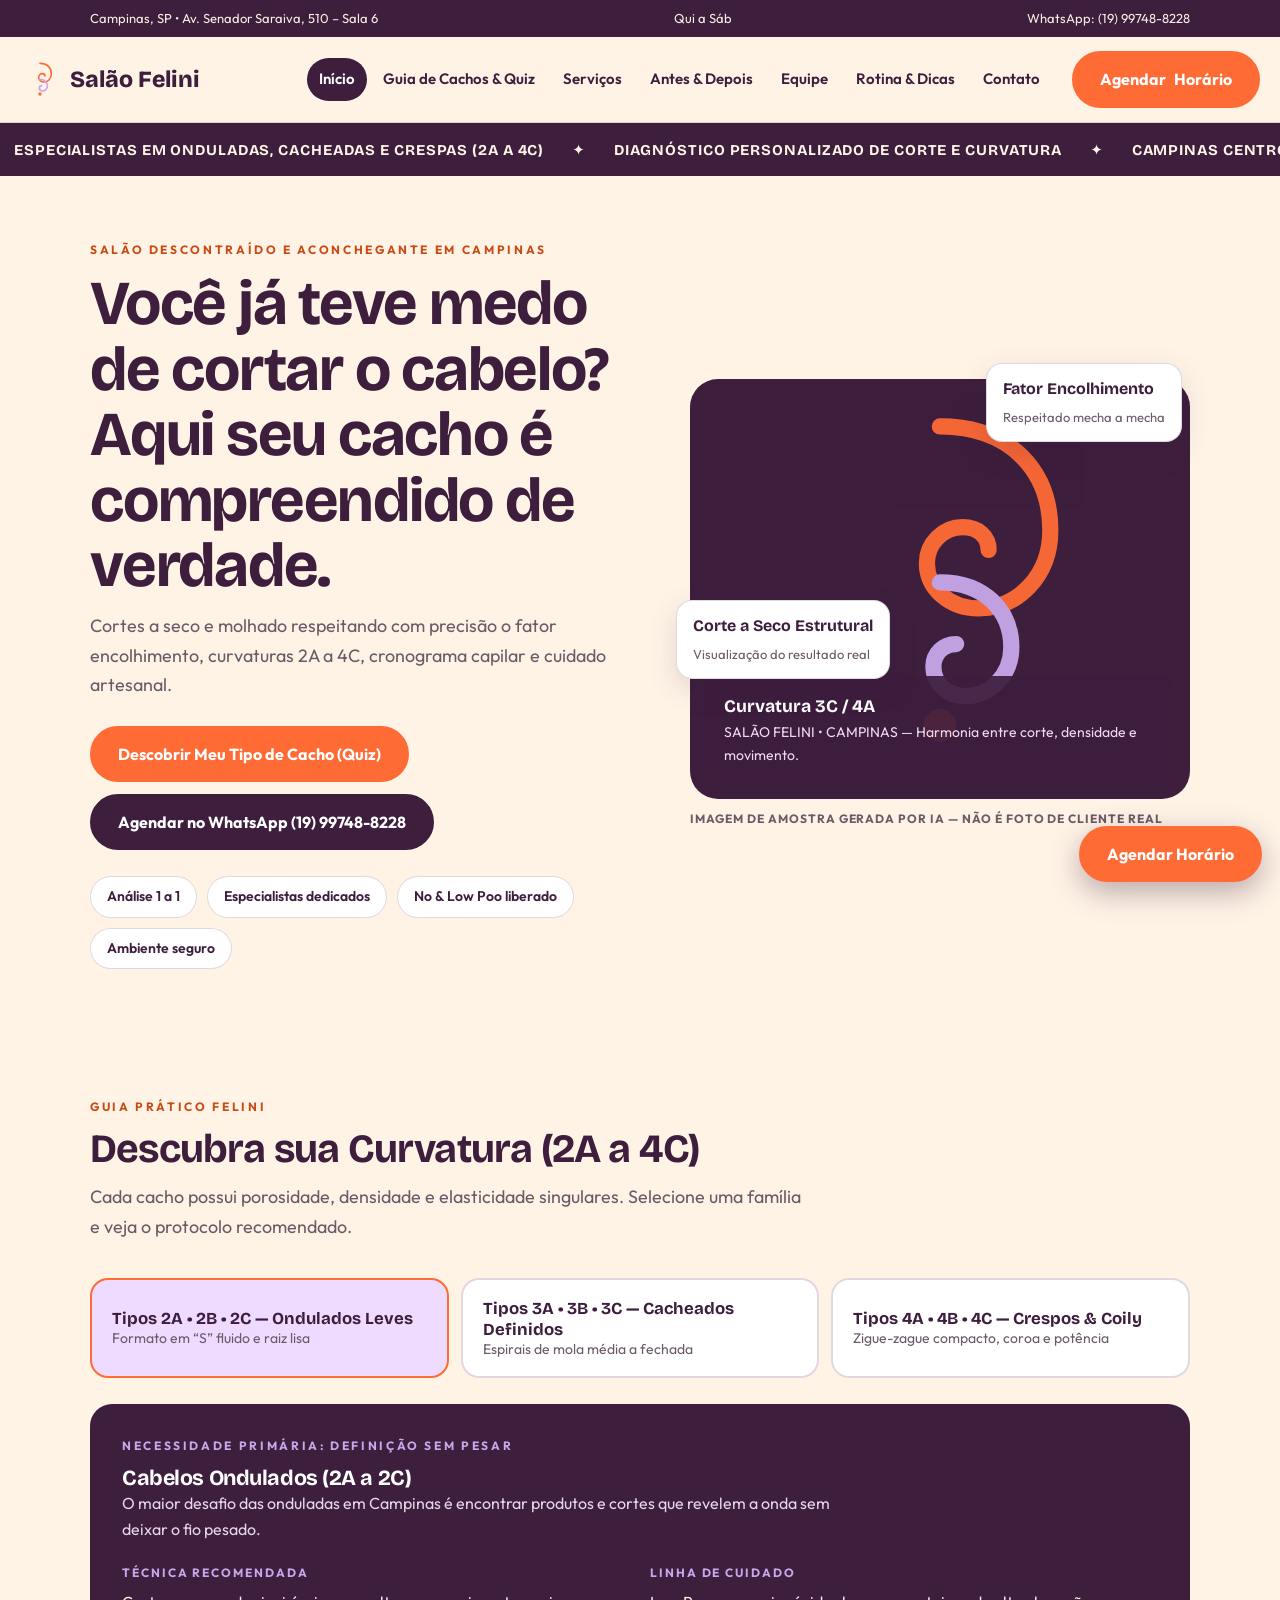
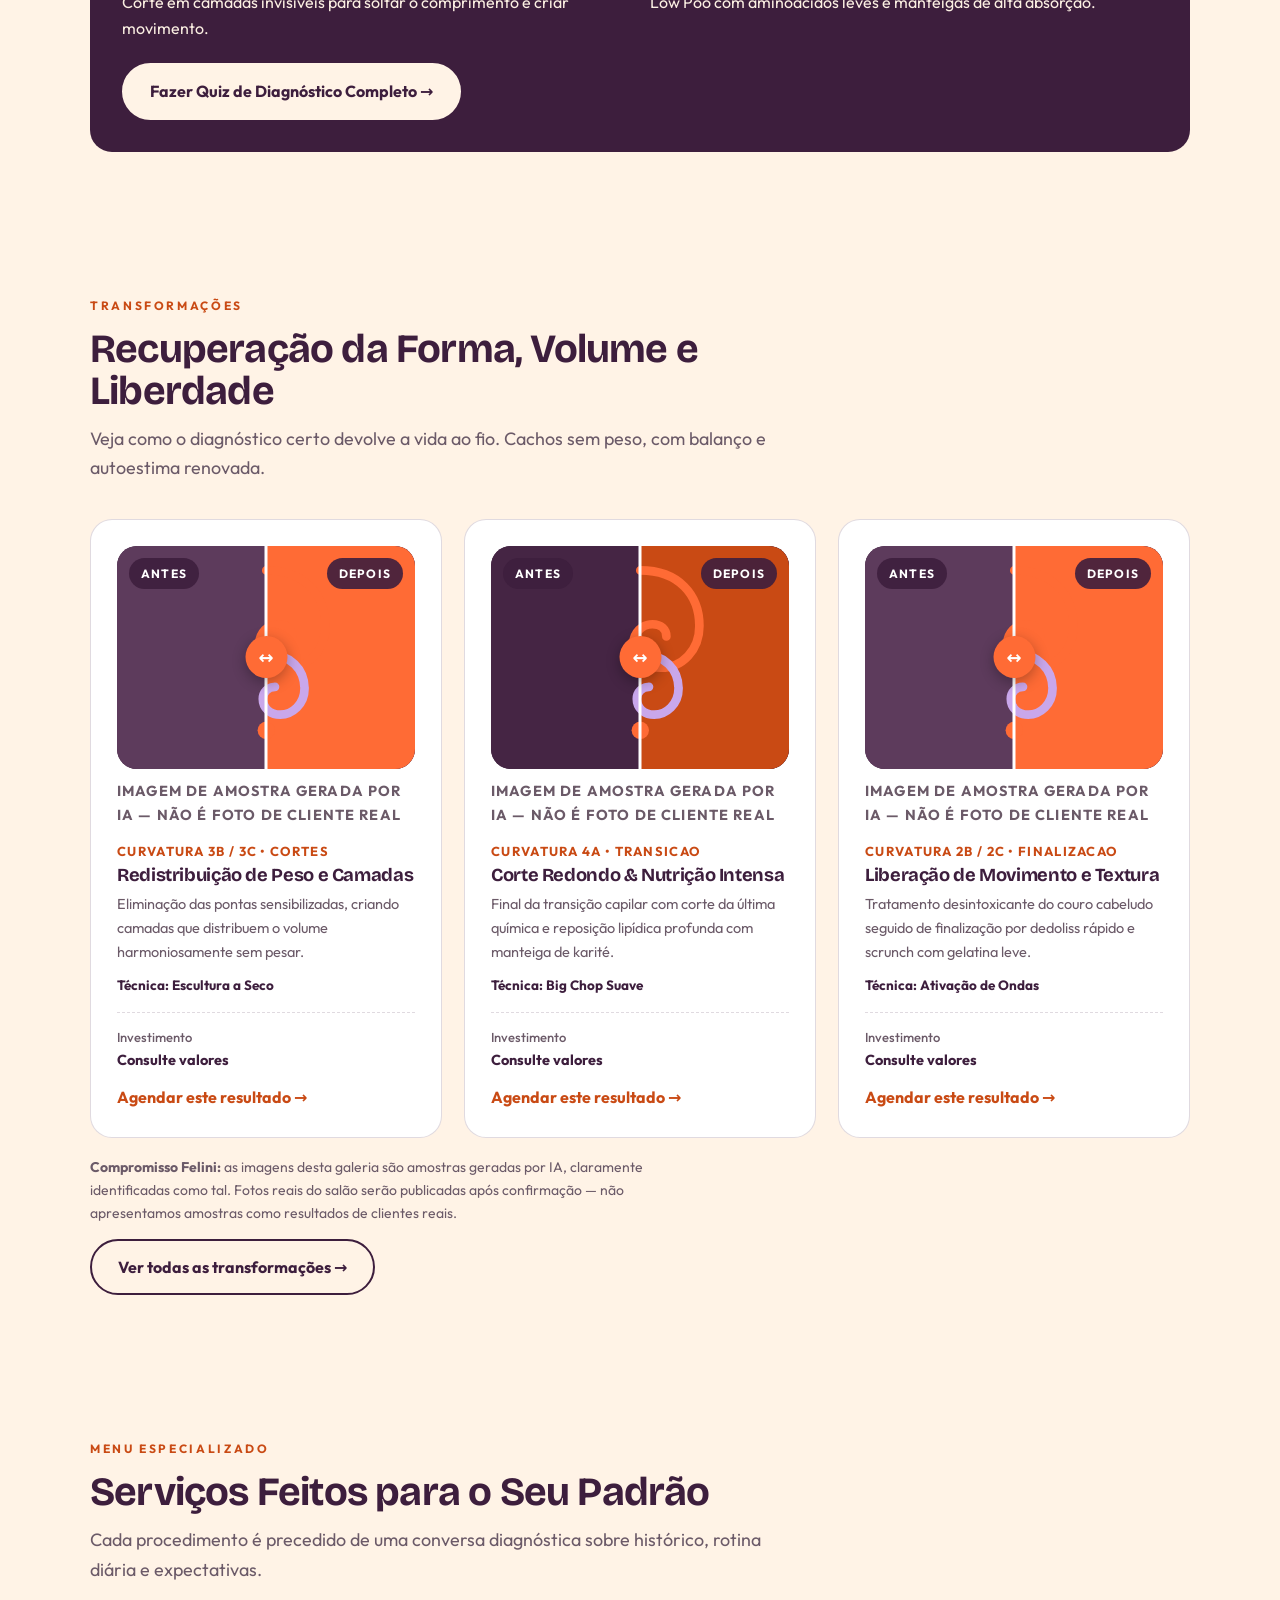
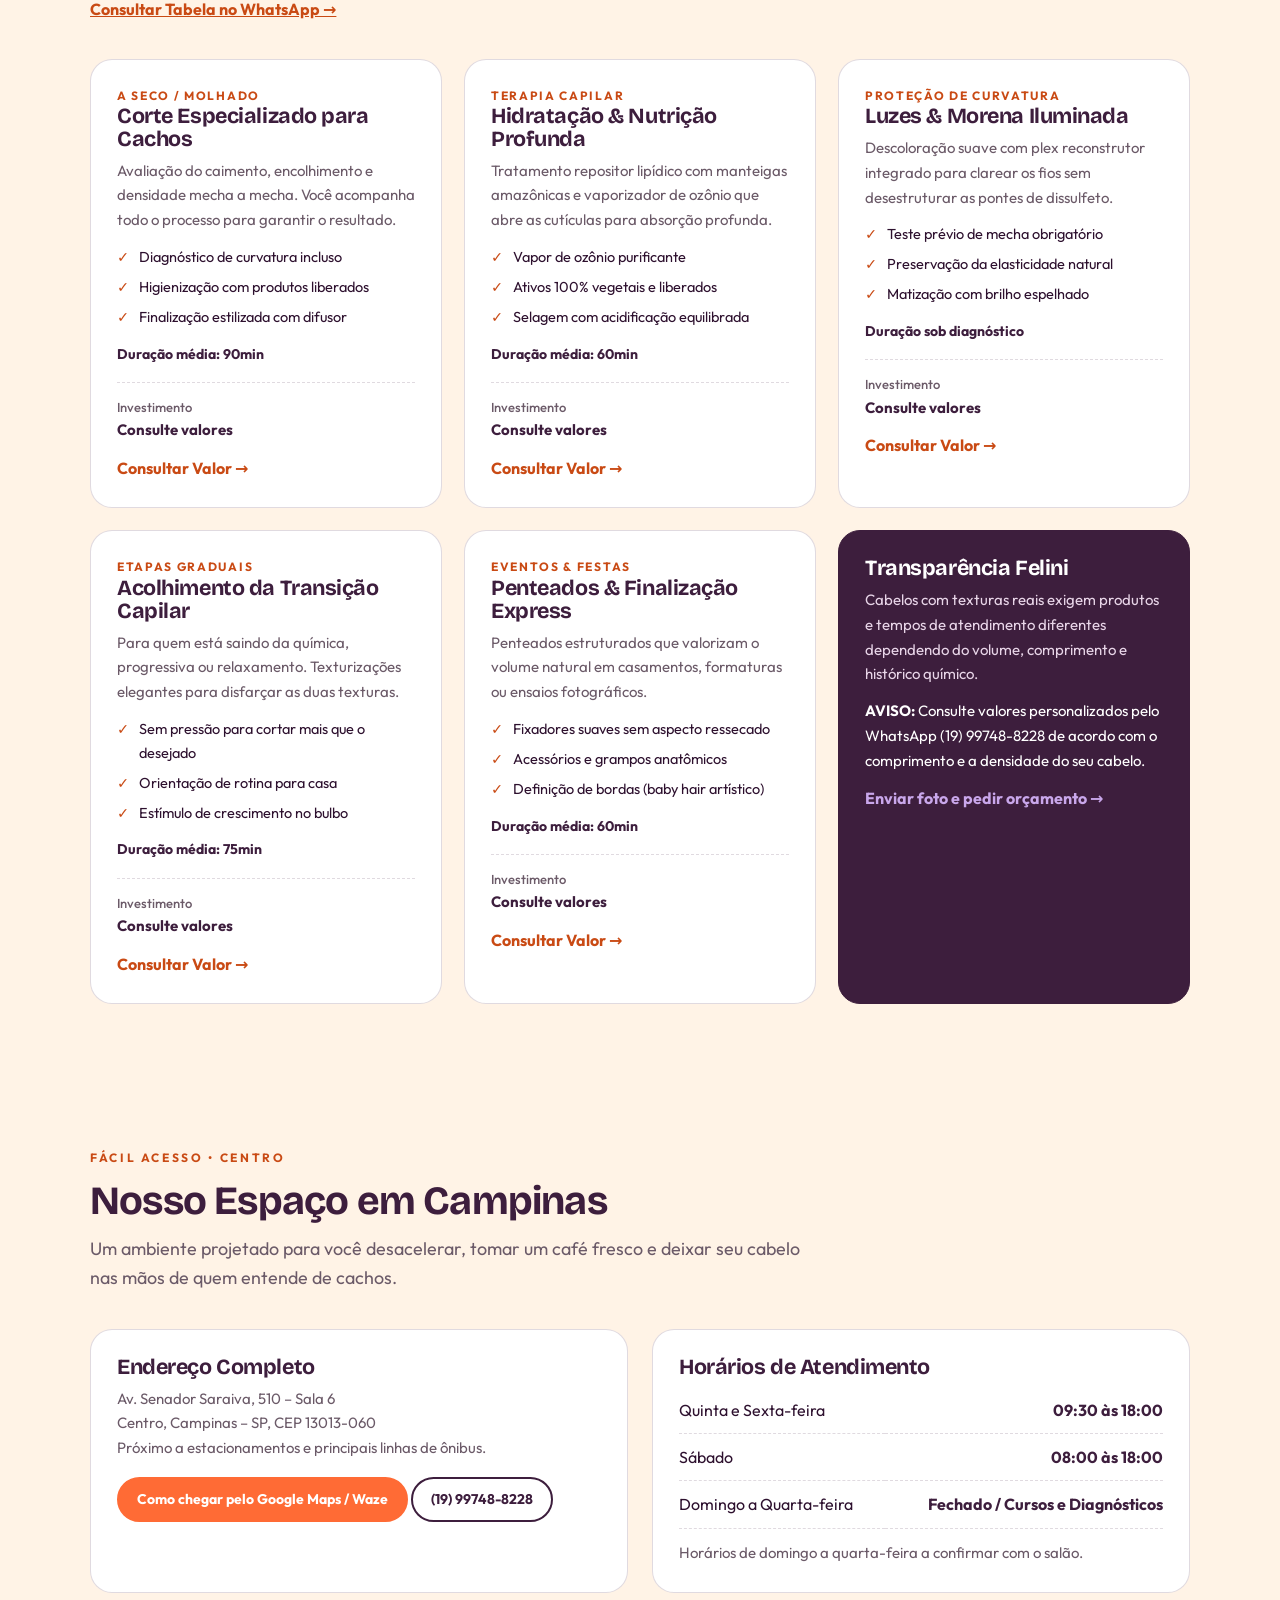
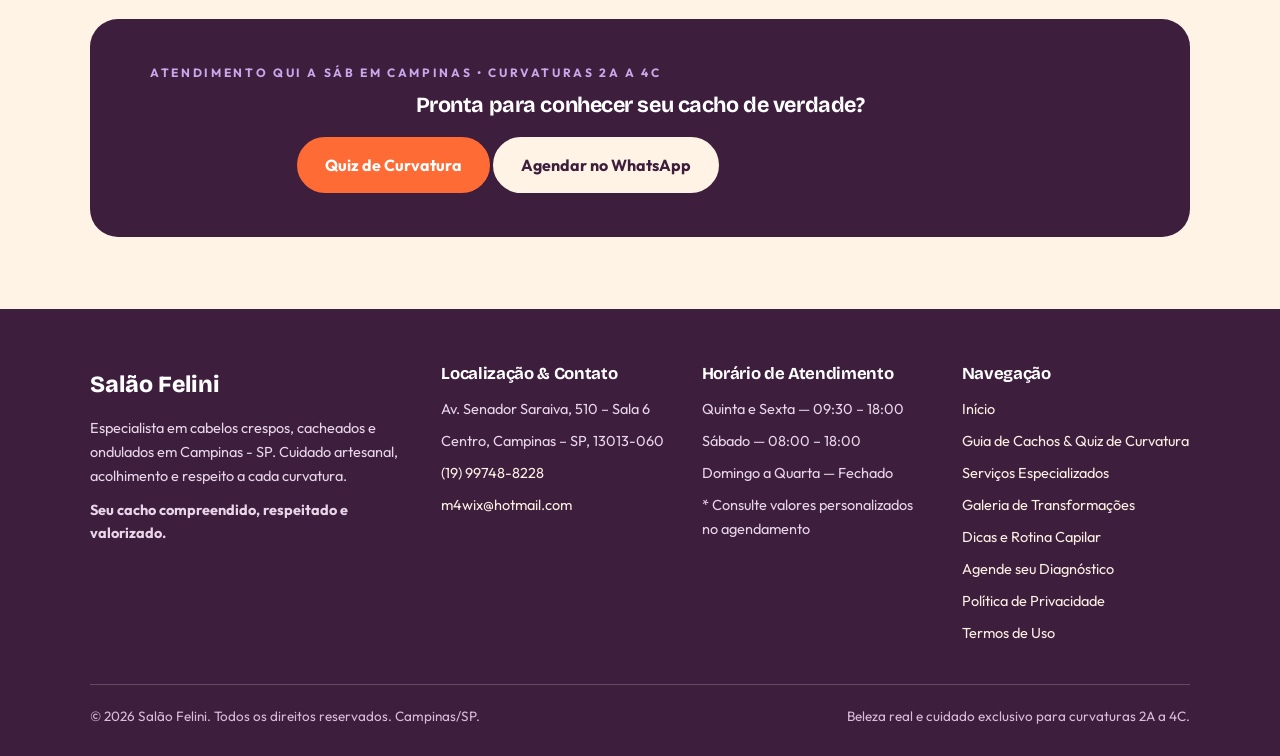
<file: index.html>
<!DOCTYPE html>
<html lang="pt-BR">
<head>
<meta charset="UTF-8">
<meta name="viewport" content="width=device-width, initial-scale=1.0">
<title>Salão Felini - Início | Especialista em Cachos Campinas | Salão Felini Campinas</title>
<meta name="description" content="Salão especializado em cabelos crespos, cacheados e ondulados em Campinas - SP. Corte a seco, diagnóstico de curvatura 2A a 4C e cuidado artesanal.">
<meta property="og:title" content="Salão Felini - Início | Especialista em Cachos Campinas | Salão Felini Campinas">
<meta property="og:description" content="Salão especializado em cabelos crespos, cacheados e ondulados em Campinas - SP. Corte a seco, diagnóstico de curvatura 2A a 4C e cuidado artesanal.">
<meta property="og:type" content="website">
<link rel="stylesheet" href="assets/css/style.css">
<link rel="icon" href="data:image/svg+xml,<svg xmlns='http://www.w3.org/2000/svg' viewBox='0 0 100 100'><text y='.9em' font-size='90'>🌀</text></svg>">
</head>
<body>
<a class="skip" href="#conteudo">Pular para o conteúdo</a>
<div class="util"><div class="wrap"><span>Campinas, SP • Av. Senador Saraiva, 510 – Sala 6</span><span>Qui a Sáb</span><span>WhatsApp: <a href="https://wa.me/5519997488228">(19) 99748-8228</a></span></div></div>
<header class="site-header"><div class="wrap">
<a class="logo" href="index.html" aria-label="Salão Felini — Início"><svg viewBox="0 0 120 120" width="40" height="40" fill="none" aria-hidden="true"><path d="M60 10c22 0 34 14 34 32 0 14-10 24-22 24-9 0-16-6-16-14 0-6 5-11 11-11 5 0 8 3 8 7" stroke="#FF6B35" stroke-width="5" stroke-linecap="round"/><path d="M60 58c14 0 22 9 22 20 0 9-7 15-14 15-6 0-10-4-10-9 0-4 3-7 7-7" stroke="#C9A7EB" stroke-width="5" stroke-linecap="round"/><circle cx="60" cy="102" r="5" fill="#FF6B35"/></svg>Salão Felini</a>
<button class="nav-toggle" aria-expanded="false" aria-controls="main-nav">☰ Menu</button>
<nav class="main-nav" id="main-nav" aria-label="Navegação principal"><a href="index.html" aria-current="page">Início</a><a href="cachos.html">Guia de Cachos & Quiz</a><a href="servicos.html">Serviços</a><a href="galeria.html">Antes & Depois</a><a href="equipe.html">Equipe</a><a href="cuidados.html">Rotina & Dicas</a><a href="contato.html">Contato</a></nav>
<a class="btn header-cta" href="agendar.html"><span>Agendar</span> Horário</a>
</div></header>
<main id="conteudo">
<div class="marquee" aria-hidden="true"><div class="marquee-track"><span>ESPECIALISTAS EM ONDULADAS, CACHEADAS E CRESPAS (2A A 4C)</span><span>✦</span><span>DIAGNÓSTICO PERSONALIZADO DE CORTE E CURVATURA</span><span>✦</span><span>CAMPINAS CENTRO • AV. SENADOR SARAIVA, 510</span><span>✦</span><span>WHATSAPP: (19) 99748-8228</span><span>✦</span><span>RESPEITO AO FATOR ENCOLHIMENTO</span><span>✦</span><span>ESPECIALISTAS EM ONDULADAS, CACHEADAS E CRESPAS (2A A 4C)</span><span>✦</span><span>DIAGNÓSTICO PERSONALIZADO DE CORTE E CURVATURA</span><span>✦</span><span>CAMPINAS CENTRO • AV. SENADOR SARAIVA, 510</span><span>✦</span><span>WHATSAPP: (19) 99748-8228</span><span>✦</span><span>RESPEITO AO FATOR ENCOLHIMENTO</span><span>✦</span></div></div>
<section class="hero"><div class="wrap hero-grid">
<div>
<p class="eyebrow">Salão descontraído e aconchegante em Campinas</p>
<h1>Você já teve medo de cortar o cabelo? Aqui seu cacho é compreendido de verdade.</h1>
<p class="lead">Cortes a seco e molhado respeitando com precisão o fator encolhimento, curvaturas 2A a 4C, cronograma capilar e cuidado artesanal.</p>
<div class="hero-ctas">
<a class="btn" href="cachos.html">Descobrir Meu Tipo de Cacho (Quiz)</a>
<a class="btn plum" href="https://wa.me/5519997488228">Agendar no WhatsApp (19) 99748-8228</a>
</div>
<div class="chips"><span class="chip">Análise 1 a 1</span><span class="chip">Especialistas dedicados</span><span class="chip">No &amp; Low Poo liberado</span><span class="chip">Ambiente seguro</span></div>
</div>
<div class="hero-photo">
<div class="frame"><div class="frame-art"><svg viewBox="0 0 120 120" fill="none" aria-hidden="true"><path d="M60 10c22 0 34 14 34 32 0 14-10 24-22 24-9 0-16-6-16-14 0-6 5-11 11-11 5 0 8 3 8 7" stroke="#FF6B35" stroke-width="5" stroke-linecap="round"/><path d="M60 58c14 0 22 9 22 20 0 9-7 15-14 15-6 0-10-4-10-9 0-4 3-7 7-7" stroke="#C9A7EB" stroke-width="5" stroke-linecap="round"/><circle cx="60" cy="102" r="5" fill="#FF6B35"/></svg></div>
<div class="frame-cap"><b>Curvatura 3C / 4A</b><p>SALÃO FELINI • CAMPINAS — Harmonia entre corte, densidade e movimento.</p></div></div>
<div class="float-card fc1"><b>Fator Encolhimento</b><span>Respeitado mecha a mecha</span></div>
<div class="float-card fc2"><b>Corte a Seco Estrutural</b><span>Visualização do resultado real</span></div>
<p class="ai-label">Imagem de amostra gerada por IA — não é foto de cliente real</p>
</div>
</div></section>

<section><div class="wrap">
<div class="section-head"><p class="eyebrow">Guia Prático Felini</p><h2>Descubra sua Curvatura (2A a 4C)</h2>
<p class="lead">Cada cacho possui porosidade, densidade e elasticidade singulares. Selecione uma família e veja o protocolo recomendado.</p></div>
<div class="finder-tabs" role="group" aria-label="Famílias de curvatura">
<button class="finder-tab" data-family="2" aria-pressed="true"><b>Tipos 2A • 2B • 2C — Ondulados Leves</b><span>Formato em “S” fluido e raiz lisa</span></button>
<button class="finder-tab" data-family="3" aria-pressed="false"><b>Tipos 3A • 3B • 3C — Cacheados Definidos</b><span>Espirais de mola média a fechada</span></button>
<button class="finder-tab" data-family="4" aria-pressed="false"><b>Tipos 4A • 4B • 4C — Crespos &amp; Coily</b><span>Zigue-zague compacto, coroa e potência</span></button>
</div>
<div class="finder-panel" id="finder-panel">
<p class="eyebrow" style="color:var(--lilac)">Necessidade Primária: Definição sem pesar</p>
<h3 id="finder-title">Cabelos Ondulados (2A a 2C)</h3>
<p id="finder-body">O maior desafio das onduladas em Campinas é encontrar produtos e cortes que revelem a onda sem deixar o fio pesado.</p>
<div class="kv"><div><b>Técnica Recomendada</b><span id="finder-tech">Corte em camadas invisíveis para soltar o comprimento e criar movimento.</span></div>
<div><b>Linha de Cuidado</b><span id="finder-care">Low Poo com aminoácidos leves e manteigas de alta absorção.</span></div></div>
<p style="margin-top:22px"><a class="btn cream" href="cachos.html">Fazer Quiz de Diagnóstico Completo →</a></p>
</div>
</div></section>

<section><div class="wrap">
<div class="section-head"><p class="eyebrow">Transformações</p><h2>Recuperação da Forma, Volume e Liberdade</h2>
<p class="lead">Veja como o diagnóstico certo devolve a vida ao fio. Cachos sem peso, com balanço e autoestima renovada.</p></div>
<div class="grid3">
<article class="card ba-card" data-cat-group="galeria" data-cat="cortes">
<div class="ba" role="group" aria-label="Comparativo antes e depois — Redistribuição de Peso e Camadas">
<div class="ba-side ba-before" style="background:#5d3b5c"><svg viewBox="0 0 120 120" fill="none" aria-hidden="true"><path d="M60 10c22 0 34 14 34 32 0 14-10 24-22 24-9 0-16-6-16-14 0-6 5-11 11-11 5 0 8 3 8 7" stroke="#FF6B35" stroke-width="5" stroke-linecap="round"/><path d="M60 58c14 0 22 9 22 20 0 9-7 15-14 15-6 0-10-4-10-9 0-4 3-7 7-7" stroke="#C9A7EB" stroke-width="5" stroke-linecap="round"/><circle cx="60" cy="102" r="5" fill="#FF6B35"/></svg><span class="ba-tag before">ANTES</span></div>
<div class="ba-side ba-after" style="background:#FF6B35"><svg viewBox="0 0 120 120" fill="none" aria-hidden="true"><path d="M60 10c22 0 34 14 34 32 0 14-10 24-22 24-9 0-16-6-16-14 0-6 5-11 11-11 5 0 8 3 8 7" stroke="#FF6B35" stroke-width="5" stroke-linecap="round"/><path d="M60 58c14 0 22 9 22 20 0 9-7 15-14 15-6 0-10-4-10-9 0-4 3-7 7-7" stroke="#C9A7EB" stroke-width="5" stroke-linecap="round"/><circle cx="60" cy="102" r="5" fill="#FF6B35"/></svg><span class="ba-tag after">DEPOIS</span></div>
<div class="ba-handle" aria-hidden="true"></div>
<input type="range" min="0" max="100" value="50" aria-label="Arraste para comparar antes e depois">
</div>
<p class="ai-label">Imagem de amostra gerada por IA — não é foto de cliente real</p>
<p class="meta">Curvatura 3B / 3C • Cortes</p>
<h4>Redistribuição de Peso e Camadas</h4><p>Eliminação das pontas sensibilizadas, criando camadas que distribuem o volume harmoniosamente sem pesar.</p>
<p class="tech">Técnica: Escultura a Seco</p>
<p class="price"><small>Investimento</small>Consulte valores</p>
<a class="card-link" href="agendar.html">Agendar este resultado →</a>
</article>
<article class="card ba-card" data-cat-group="galeria" data-cat="transicao">
<div class="ba" role="group" aria-label="Comparativo antes e depois — Corte Redondo &amp; Nutrição Intensa">
<div class="ba-side ba-before" style="background:#452544"><svg viewBox="0 0 120 120" fill="none" aria-hidden="true"><path d="M60 10c22 0 34 14 34 32 0 14-10 24-22 24-9 0-16-6-16-14 0-6 5-11 11-11 5 0 8 3 8 7" stroke="#FF6B35" stroke-width="5" stroke-linecap="round"/><path d="M60 58c14 0 22 9 22 20 0 9-7 15-14 15-6 0-10-4-10-9 0-4 3-7 7-7" stroke="#C9A7EB" stroke-width="5" stroke-linecap="round"/><circle cx="60" cy="102" r="5" fill="#FF6B35"/></svg><span class="ba-tag before">ANTES</span></div>
<div class="ba-side ba-after" style="background:#c94a14"><svg viewBox="0 0 120 120" fill="none" aria-hidden="true"><path d="M60 10c22 0 34 14 34 32 0 14-10 24-22 24-9 0-16-6-16-14 0-6 5-11 11-11 5 0 8 3 8 7" stroke="#FF6B35" stroke-width="5" stroke-linecap="round"/><path d="M60 58c14 0 22 9 22 20 0 9-7 15-14 15-6 0-10-4-10-9 0-4 3-7 7-7" stroke="#C9A7EB" stroke-width="5" stroke-linecap="round"/><circle cx="60" cy="102" r="5" fill="#FF6B35"/></svg><span class="ba-tag after">DEPOIS</span></div>
<div class="ba-handle" aria-hidden="true"></div>
<input type="range" min="0" max="100" value="50" aria-label="Arraste para comparar antes e depois">
</div>
<p class="ai-label">Imagem de amostra gerada por IA — não é foto de cliente real</p>
<p class="meta">Curvatura 4A • Transicao</p>
<h4>Corte Redondo &amp; Nutrição Intensa</h4><p>Final da transição capilar com corte da última química e reposição lipídica profunda com manteiga de karité.</p>
<p class="tech">Técnica: Big Chop Suave</p>
<p class="price"><small>Investimento</small>Consulte valores</p>
<a class="card-link" href="agendar.html">Agendar este resultado →</a>
</article>
<article class="card ba-card" data-cat-group="galeria" data-cat="finalizacao">
<div class="ba" role="group" aria-label="Comparativo antes e depois — Liberação de Movimento e Textura">
<div class="ba-side ba-before" style="background:#5d3b5c"><svg viewBox="0 0 120 120" fill="none" aria-hidden="true"><path d="M60 10c22 0 34 14 34 32 0 14-10 24-22 24-9 0-16-6-16-14 0-6 5-11 11-11 5 0 8 3 8 7" stroke="#FF6B35" stroke-width="5" stroke-linecap="round"/><path d="M60 58c14 0 22 9 22 20 0 9-7 15-14 15-6 0-10-4-10-9 0-4 3-7 7-7" stroke="#C9A7EB" stroke-width="5" stroke-linecap="round"/><circle cx="60" cy="102" r="5" fill="#FF6B35"/></svg><span class="ba-tag before">ANTES</span></div>
<div class="ba-side ba-after" style="background:#FF6B35"><svg viewBox="0 0 120 120" fill="none" aria-hidden="true"><path d="M60 10c22 0 34 14 34 32 0 14-10 24-22 24-9 0-16-6-16-14 0-6 5-11 11-11 5 0 8 3 8 7" stroke="#FF6B35" stroke-width="5" stroke-linecap="round"/><path d="M60 58c14 0 22 9 22 20 0 9-7 15-14 15-6 0-10-4-10-9 0-4 3-7 7-7" stroke="#C9A7EB" stroke-width="5" stroke-linecap="round"/><circle cx="60" cy="102" r="5" fill="#FF6B35"/></svg><span class="ba-tag after">DEPOIS</span></div>
<div class="ba-handle" aria-hidden="true"></div>
<input type="range" min="0" max="100" value="50" aria-label="Arraste para comparar antes e depois">
</div>
<p class="ai-label">Imagem de amostra gerada por IA — não é foto de cliente real</p>
<p class="meta">Curvatura 2B / 2C • Finalizacao</p>
<h4>Liberação de Movimento e Textura</h4><p>Tratamento desintoxicante do couro cabeludo seguido de finalização por dedoliss rápido e scrunch com gelatina leve.</p>
<p class="tech">Técnica: Ativação de Ondas</p>
<p class="price"><small>Investimento</small>Consulte valores</p>
<a class="card-link" href="agendar.html">Agendar este resultado →</a>
</article>
</div>
<p class="note" style="margin-top:18px"><strong>Compromisso Felini:</strong> as imagens desta galeria são amostras geradas por IA, claramente identificadas como tal. Fotos reais do salão serão publicadas após confirmação — não apresentamos amostras como resultados de clientes reais.</p>
<p style="margin-top:14px"><a class="btn ghost" href="galeria.html">Ver todas as transformações →</a></p>
</div></section>

<section><div class="wrap">
<div class="section-head"><p class="eyebrow">Menu Especializado</p><h2>Serviços Feitos para o Seu Padrão</h2>
<p class="lead">Cada procedimento é precedido de uma conversa diagnóstica sobre histórico, rotina diária e expectativas.</p>
<p style="margin-top:12px"><a href="https://wa.me/5519997488228" style="font-weight:700;color:var(--tang-dark)">Consultar Tabela no WhatsApp →</a></p></div>
<div class="grid3">
<article class="card"><p class="tag">A Seco / Molhado</p><h3>Corte Especializado para Cachos</h3><p>Avaliação do caimento, encolhimento e densidade mecha a mecha. Você acompanha todo o processo para garantir o resultado.</p><ul><li>Diagnóstico de curvatura incluso</li><li>Higienização com produtos liberados</li><li>Finalização estilizada com difusor</li></ul><p class="dur">Duração média: 90min</p><p class="price"><small>Investimento</small>Consulte valores</p><a class="card-link" href="https://wa.me/5519997488228">Consultar Valor →</a></article>
<article class="card"><p class="tag">Terapia Capilar</p><h3>Hidratação &amp; Nutrição Profunda</h3><p>Tratamento repositor lipídico com manteigas amazônicas e vaporizador de ozônio que abre as cutículas para absorção profunda.</p><ul><li>Vapor de ozônio purificante</li><li>Ativos 100% vegetais e liberados</li><li>Selagem com acidificação equilibrada</li></ul><p class="dur">Duração média: 60min</p><p class="price"><small>Investimento</small>Consulte valores</p><a class="card-link" href="https://wa.me/5519997488228">Consultar Valor →</a></article>
<article class="card"><p class="tag">Proteção de Curvatura</p><h3>Luzes &amp; Morena Iluminada</h3><p>Descoloração suave com plex reconstrutor integrado para clarear os fios sem desestruturar as pontes de dissulfeto.</p><ul><li>Teste prévio de mecha obrigatório</li><li>Preservação da elasticidade natural</li><li>Matização com brilho espelhado</li></ul><p class="dur">Duração sob diagnóstico</p><p class="price"><small>Investimento</small>Consulte valores</p><a class="card-link" href="https://wa.me/5519997488228">Consultar Valor →</a></article>
<article class="card"><p class="tag">Etapas Graduais</p><h3>Acolhimento da Transição Capilar</h3><p>Para quem está saindo da química, progressiva ou relaxamento. Texturizações elegantes para disfarçar as duas texturas.</p><ul><li>Sem pressão para cortar mais que o desejado</li><li>Orientação de rotina para casa</li><li>Estímulo de crescimento no bulbo</li></ul><p class="dur">Duração média: 75min</p><p class="price"><small>Investimento</small>Consulte valores</p><a class="card-link" href="https://wa.me/5519997488228">Consultar Valor →</a></article>
<article class="card"><p class="tag">Eventos &amp; Festas</p><h3>Penteados &amp; Finalização Express</h3><p>Penteados estruturados que valorizam o volume natural em casamentos, formaturas ou ensaios fotográficos.</p><ul><li>Fixadores suaves sem aspecto ressecado</li><li>Acessórios e grampos anatômicos</li><li>Definição de bordas (baby hair artístico)</li></ul><p class="dur">Duração média: 60min</p><p class="price"><small>Investimento</small>Consulte valores</p><a class="card-link" href="https://wa.me/5519997488228">Consultar Valor →</a></article>
<article class="card" style="background:var(--plum);border-color:var(--plum)"><h3 style="color:#fff">Transparência Felini</h3><p style="color:#e8d5e8">Cabelos com texturas reais exigem produtos e tempos de atendimento diferentes dependendo do volume, comprimento e histórico químico.</p><p style="color:#fff;margin-top:12px"><strong>AVISO:</strong> Consulte valores personalizados pelo WhatsApp (19) 99748-8228 de acordo com o comprimento e a densidade do seu cabelo.</p><a class="card-link" style="color:var(--lilac)" href="https://wa.me/5519997488228">Enviar foto e pedir orçamento →</a></article>
</div></div></section>

<section><div class="wrap">
<div class="section-head"><p class="eyebrow">Fácil Acesso • Centro</p><h2>Nosso Espaço em Campinas</h2>
<p class="lead">Um ambiente projetado para você desacelerar, tomar um café fresco e deixar seu cabelo nas mãos de quem entende de cachos.</p></div>
<div class="grid2">
<div class="card"><h3>Endereço Completo</h3><p>Av. Senador Saraiva, 510 – Sala 6<br>Centro, Campinas – SP, CEP 13013-060<br>Próximo a estacionamentos e principais linhas de ônibus.</p>
<p style="margin-top:16px"><a class="btn small" href="https://www.google.com/maps/search/?api=1&query=Av.+Senador+Saraiva,+510,+Campinas,+SP+13013-060" target="_blank" rel="noopener">Como chegar pelo Google Maps / Waze</a> <a class="btn small ghost" href="tel:+5519997488228">(19) 99748-8228</a></p></div>
<div class="card"><h3>Horários de Atendimento</h3>
<table class="hours-table"><tr><td>Quinta e Sexta-feira</td><td>09:30 às 18:00</td></tr><tr><td>Sábado</td><td>08:00 às 18:00</td></tr><tr><td>Domingo a Quarta-feira</td><td>Fechado / Cursos e Diagnósticos</td></tr></table>
<p class="note" style="margin-top:12px">Horários de domingo a quarta-feira a confirmar com o salão.</p></div>
</div>
<div class="band" style="margin-top:26px;text-align:center"><p class="eyebrow" style="color:var(--lilac)">Atendimento Qui a Sáb em Campinas • Curvaturas 2A a 4C</p>
<h3>Pronta para conhecer seu cacho de verdade?</h3>
<p><a class="btn" href="cachos.html">Quiz de Curvatura</a> <a class="btn cream" href="https://wa.me/5519997488228">Agendar no WhatsApp</a></p></div>
</div></section>
</main>
<footer><div class="wrap">
<div class="foot-grid">
<div><a class="logo" href="index.html" style="color:#fff">Salão Felini</a>
<p style="margin-top:12px">Especialista em cabelos crespos, cacheados e ondulados em Campinas - SP. Cuidado artesanal, acolhimento e respeito a cada curvatura.</p>
<p style="margin-top:10px"><strong>Seu cacho compreendido, respeitado e valorizado.</strong></p></div>
<div><h4>Localização &amp; Contato</h4><ul>
<li>Av. Senador Saraiva, 510 – Sala 6</li>
<li>Centro, Campinas – SP, 13013-060</li>
<li><a href="tel:+5519997488228">(19) 99748-8228</a></li>
<li><a href="mailto:m4wix@hotmail.com">m4wix@hotmail.com</a></li></ul></div>
<div><h4>Horário de Atendimento</h4><ul>
<li>Quinta e Sexta — 09:30 – 18:00</li>
<li>Sábado — 08:00 – 18:00</li>
<li>Domingo a Quarta — Fechado</li>
<li>* Consulte valores personalizados no agendamento</li></ul></div>
<div><h4>Navegação</h4><ul>
<li><a href="index.html">Início</a></li>
<li><a href="cachos.html">Guia de Cachos &amp; Quiz de Curvatura</a></li>
<li><a href="servicos.html">Serviços Especializados</a></li>
<li><a href="galeria.html">Galeria de Transformações</a></li>
<li><a href="cuidados.html">Dicas e Rotina Capilar</a></li>
<li><a href="agendar.html">Agende seu Diagnóstico</a></li>
<li><a href="privacidade.html">Política de Privacidade</a></li>
<li><a href="termos.html">Termos de Uso</a></li></ul></div>
</div>
<div class="foot-bottom"><span>© 2026 Salão Felini. Todos os direitos reservados. Campinas/SP.</span><span>Beleza real e cuidado exclusivo para curvaturas 2A a 4C.</span></div>
</div></footer>
<a class="btn sticky-pill" href="agendar.html">Agendar Horário</a>
<script src="assets/js/main.js"></script>
</body>
</html>
</file>
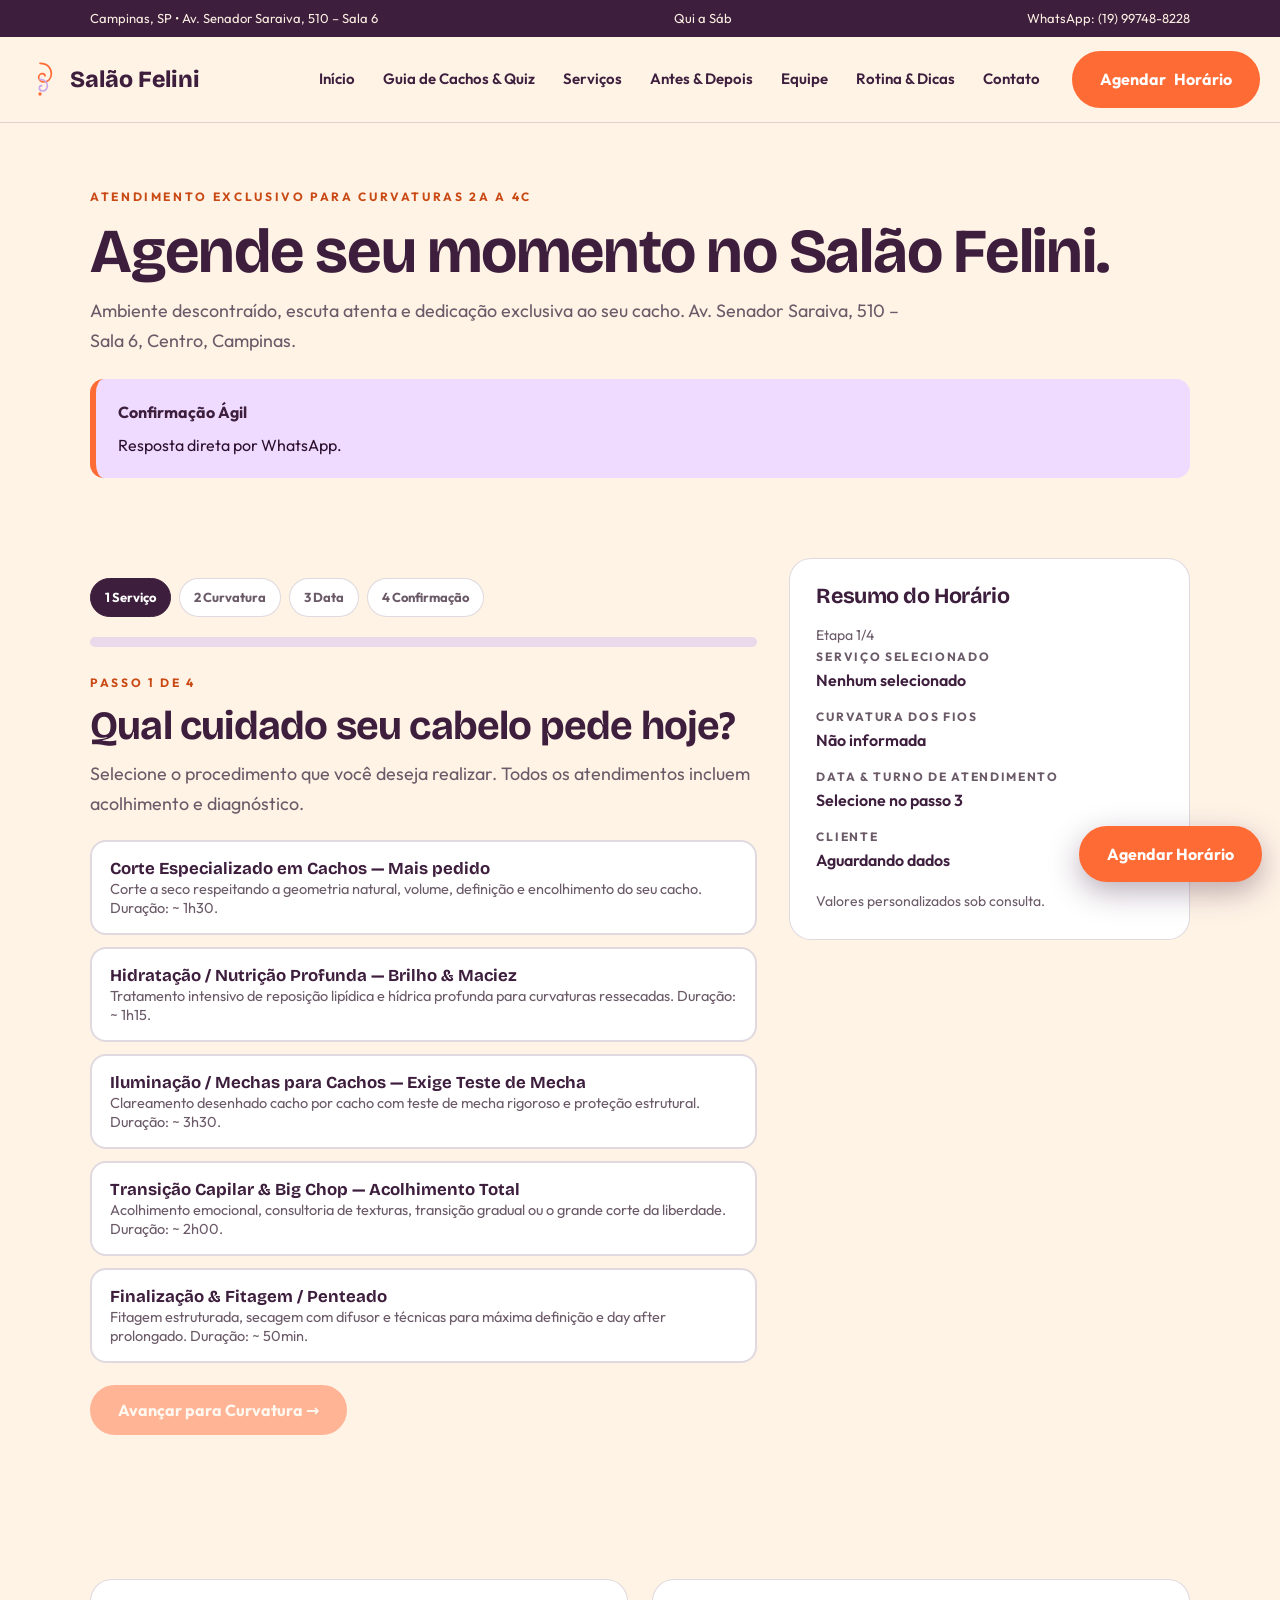
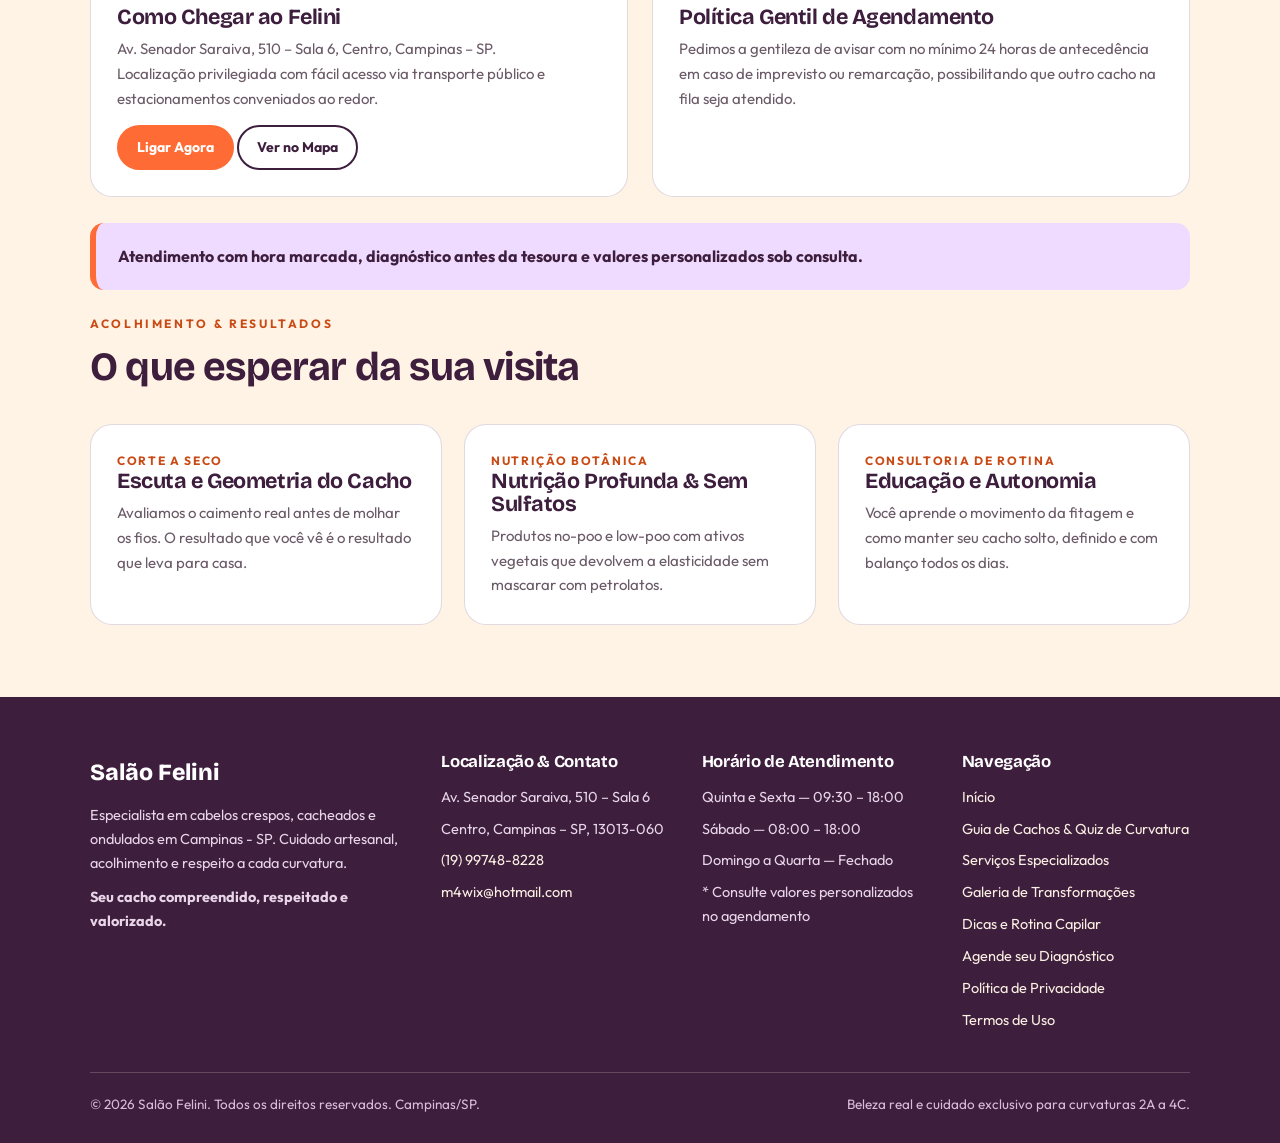
<file: agendar.html>
<!DOCTYPE html>
<html lang="pt-BR">
<head>
<meta charset="UTF-8">
<meta name="viewport" content="width=device-width, initial-scale=1.0">
<title>Agendamento Online | Salão Felini Campinas | Salão Felini Campinas</title>
<meta name="description" content="Agende seu horário no Salão Felini: escolha o serviço, a curvatura, o dia e o horário e confirme pelo WhatsApp.">
<meta property="og:title" content="Agendamento Online | Salão Felini Campinas | Salão Felini Campinas">
<meta property="og:description" content="Agende seu horário no Salão Felini: escolha o serviço, a curvatura, o dia e o horário e confirme pelo WhatsApp.">
<meta property="og:type" content="website">
<link rel="stylesheet" href="assets/css/style.css">
<link rel="icon" href="data:image/svg+xml,<svg xmlns='http://www.w3.org/2000/svg' viewBox='0 0 100 100'><text y='.9em' font-size='90'>🌀</text></svg>">
</head>
<body>
<a class="skip" href="#conteudo">Pular para o conteúdo</a>
<div class="util"><div class="wrap"><span>Campinas, SP • Av. Senador Saraiva, 510 – Sala 6</span><span>Qui a Sáb</span><span>WhatsApp: <a href="https://wa.me/5519997488228">(19) 99748-8228</a></span></div></div>
<header class="site-header"><div class="wrap">
<a class="logo" href="index.html" aria-label="Salão Felini — Início"><svg viewBox="0 0 120 120" width="40" height="40" fill="none" aria-hidden="true"><path d="M60 10c22 0 34 14 34 32 0 14-10 24-22 24-9 0-16-6-16-14 0-6 5-11 11-11 5 0 8 3 8 7" stroke="#FF6B35" stroke-width="5" stroke-linecap="round"/><path d="M60 58c14 0 22 9 22 20 0 9-7 15-14 15-6 0-10-4-10-9 0-4 3-7 7-7" stroke="#C9A7EB" stroke-width="5" stroke-linecap="round"/><circle cx="60" cy="102" r="5" fill="#FF6B35"/></svg>Salão Felini</a>
<button class="nav-toggle" aria-expanded="false" aria-controls="main-nav">☰ Menu</button>
<nav class="main-nav" id="main-nav" aria-label="Navegação principal"><a href="index.html">Início</a><a href="cachos.html">Guia de Cachos & Quiz</a><a href="servicos.html">Serviços</a><a href="galeria.html">Antes & Depois</a><a href="equipe.html">Equipe</a><a href="cuidados.html">Rotina & Dicas</a><a href="contato.html">Contato</a></nav>
<a class="btn header-cta" href="agendar.html"><span>Agendar</span> Horário</a>
</div></header>
<main id="conteudo">
<section class="hero"><div class="wrap">
<p class="eyebrow">Atendimento Exclusivo para Curvaturas 2A a 4C</p>
<h1>Agende seu momento no Salão Felini.</h1>
<p class="lead">Ambiente descontraído, escuta atenta e dedicação exclusiva ao seu cacho. Av. Senador Saraiva, 510 – Sala 6, Centro, Campinas.</p>
<div class="callout"><b>Confirmação Ágil</b><p style="margin-top:6px">Resposta direta por WhatsApp.</p></div>
</div></section>
<section id="booking" style="padding-top:0"><div class="wrap book-layout">
<div>
<div class="stepper" role="group" aria-label="Etapas do agendamento">
<span class="step-dot on">1 Serviço</span><span class="step-dot">2 Curvatura</span><span class="step-dot">3 Data</span><span class="step-dot">4 Confirmação</span></div>
<div class="progress" role="progressbar" aria-valuenow="0" aria-valuemin="0" aria-valuemax="100" aria-label="Progresso do agendamento"><i id="bk-progress" style="width:0%"></i></div>

<div id="bk-step1">
<p class="eyebrow">Passo 1 de 4</p><h2>Qual cuidado seu cabelo pede hoje?</h2>
<p class="lead">Selecione o procedimento que você deseja realizar. Todos os atendimentos incluem acolhimento e diagnóstico.</p>
<div id="bk-services" style="margin-top:22px"></div>
<div class="book-nav"><button class="btn" id="bk-next1" type="button" disabled>Avançar para Curvatura →</button></div>
</div>

<div id="bk-step2" hidden>
<p class="eyebrow">Passo 2 de 4 — Sua Curvatura</p><h2>Qual é a sua curvatura?</h2>
<p class="lead">Se não souber, escolha “Não sei” — avaliamos juntas no diagnóstico presencial.</p>
<div id="bk-curls" style="margin-top:22px"></div>
<div class="book-nav"><button class="btn ghost" id="bk-back2" type="button">← Voltar</button>
<button class="btn" id="bk-next2" type="button" disabled>Avançar para Data →</button></div>
</div>

<div id="bk-step3" hidden>
<p class="eyebrow">Passo 3 de 4 — Data &amp; Horário</p><h2>Escolha o dia e o horário</h2>
<p class="day-note">Atendemos de quinta a sábado. Quinta e sexta: 09:30 às 18:00. Sábado: 08:00 às 18:00. Domingo a quarta-feira o salão está fechado.</p>
<div id="bk-dates" class="date-grid"></div>
<div id="bk-slots" class="slot-grid"></div>
<div class="book-nav"><button class="btn ghost" id="bk-back3" type="button">← Voltar</button>
<button class="btn" id="bk-next3" type="button" disabled>Avançar para Confirmação →</button></div>
</div>

<div id="bk-step4" hidden>
<p class="eyebrow">Passo 4 de 4 — Seus Dados &amp; Confirmação</p><h2>Quase lá! Seus dados</h2>
<p class="lead">Confira o resumo ao lado e confirme pelo WhatsApp. Valores personalizados sob consulta.</p>
<form id="bk-form" novalidate style="margin-top:22px">
<div class="field"><label for="bk-name">Nome completo *</label><input type="text" id="bk-name" name="name" autocomplete="name" required></div>
<div class="field"><label for="bk-phone">WhatsApp com DDD *</label><input type="tel" id="bk-phone" name="phone" autocomplete="tel" placeholder="(19) 99999-9999" required></div>
<p class="note">Ao confirmar, abriremos o WhatsApp com a mensagem do seu agendamento já preenchida. Seus dados são usados apenas para confirmar o horário.</p>
</form>
<div class="book-nav"><button class="btn ghost" id="bk-back4" type="button">← Voltar</button>
<a class="btn" id="bk-wa" href="https://wa.me/5519997488228">Confirmar no WhatsApp (19) 99748-8228</a></div>
</div>
</div>

<aside class="summary" aria-label="Resumo do horário">
<h3>Resumo do Horário</h3><p class="note" id="bk-step-label">Etapa 1/4</p>
<dl>
<div><dt>Serviço Selecionado</dt><dd id="sum-service">Nenhum selecionado</dd></div>
<div><dt>Curvatura dos Fios</dt><dd id="sum-curl">Não informada</dd></div>
<div><dt>Data &amp; Turno de Atendimento</dt><dd id="sum-date">Selecione no passo 3</dd></div>
<div><dt>Cliente</dt><dd id="sum-client">Aguardando dados</dd></div>
</dl>
<p class="note" style="margin-top:16px">Valores personalizados sob consulta.</p>
</aside>
</div></section>

<section><div class="wrap">
<div class="grid2">
<div class="card"><h3>Como Chegar ao Felini</h3><p>Av. Senador Saraiva, 510 – Sala 6, Centro, Campinas – SP.</p>
<p>Localização privilegiada com fácil acesso via transporte público e estacionamentos conveniados ao redor.</p>
<p style="margin-top:14px"><a class="btn small" href="tel:+5519997488228">Ligar Agora</a> <a class="btn small ghost" href="https://www.google.com/maps/search/?api=1&query=Av.+Senador+Saraiva,+510,+Campinas,+SP+13013-060" target="_blank" rel="noopener">Ver no Mapa</a></p></div>
<div class="card"><h3>Política Gentil de Agendamento</h3><p>Pedimos a gentileza de avisar com no mínimo 24 horas de antecedência em caso de imprevisto ou remarcação, possibilitando que outro cacho na fila seja atendido.</p></div>
</div>
<div class="callout" style="margin-top:26px"><b>Atendimento com hora marcada, diagnóstico antes da tesoura e valores personalizados sob consulta.</b></div>
<div class="section-head"><p class="eyebrow">Acolhimento &amp; Resultados</p><h2>O que esperar da sua visita</h2></div>
<div class="grid3">
<div class="card"><p class="tag">Corte a Seco</p><h3>Escuta e Geometria do Cacho</h3><p>Avaliamos o caimento real antes de molhar os fios. O resultado que você vê é o resultado que leva para casa.</p></div>
<div class="card"><p class="tag">Nutrição Botânica</p><h3>Nutrição Profunda &amp; Sem Sulfatos</h3><p>Produtos no-poo e low-poo com ativos vegetais que devolvem a elasticidade sem mascarar com petrolatos.</p></div>
<div class="card"><p class="tag">Consultoria de Rotina</p><h3>Educação e Autonomia</h3><p>Você aprende o movimento da fitagem e como manter seu cacho solto, definido e com balanço todos os dias.</p></div>
</div>
</div></section>
</main>
<footer><div class="wrap">
<div class="foot-grid">
<div><a class="logo" href="index.html" style="color:#fff">Salão Felini</a>
<p style="margin-top:12px">Especialista em cabelos crespos, cacheados e ondulados em Campinas - SP. Cuidado artesanal, acolhimento e respeito a cada curvatura.</p>
<p style="margin-top:10px"><strong>Seu cacho compreendido, respeitado e valorizado.</strong></p></div>
<div><h4>Localização &amp; Contato</h4><ul>
<li>Av. Senador Saraiva, 510 – Sala 6</li>
<li>Centro, Campinas – SP, 13013-060</li>
<li><a href="tel:+5519997488228">(19) 99748-8228</a></li>
<li><a href="mailto:m4wix@hotmail.com">m4wix@hotmail.com</a></li></ul></div>
<div><h4>Horário de Atendimento</h4><ul>
<li>Quinta e Sexta — 09:30 – 18:00</li>
<li>Sábado — 08:00 – 18:00</li>
<li>Domingo a Quarta — Fechado</li>
<li>* Consulte valores personalizados no agendamento</li></ul></div>
<div><h4>Navegação</h4><ul>
<li><a href="index.html">Início</a></li>
<li><a href="cachos.html">Guia de Cachos &amp; Quiz de Curvatura</a></li>
<li><a href="servicos.html">Serviços Especializados</a></li>
<li><a href="galeria.html">Galeria de Transformações</a></li>
<li><a href="cuidados.html">Dicas e Rotina Capilar</a></li>
<li><a href="agendar.html">Agende seu Diagnóstico</a></li>
<li><a href="privacidade.html">Política de Privacidade</a></li>
<li><a href="termos.html">Termos de Uso</a></li></ul></div>
</div>
<div class="foot-bottom"><span>© 2026 Salão Felini. Todos os direitos reservados. Campinas/SP.</span><span>Beleza real e cuidado exclusivo para curvaturas 2A a 4C.</span></div>
</div></footer>
<a class="btn sticky-pill" href="agendar.html">Agendar Horário</a>
<script src="assets/js/main.js"></script>
</body>
</html>
</file>
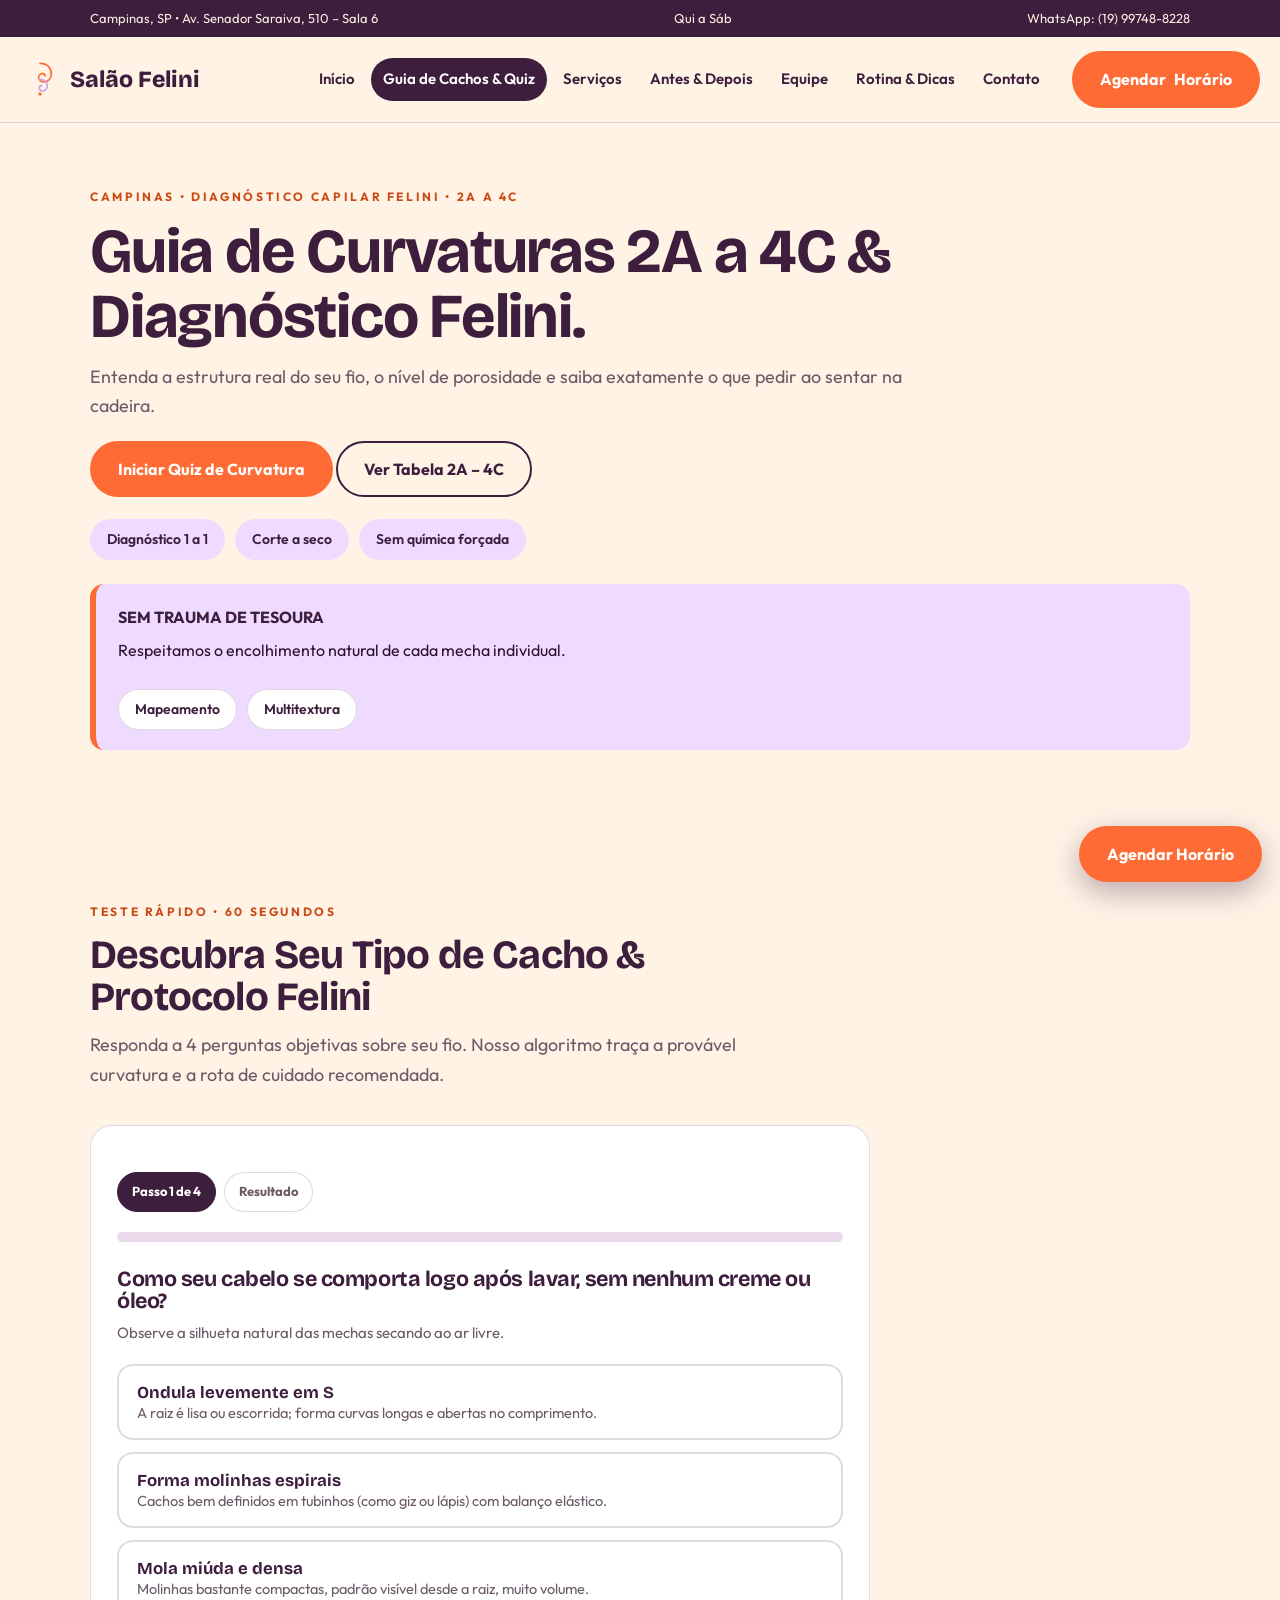
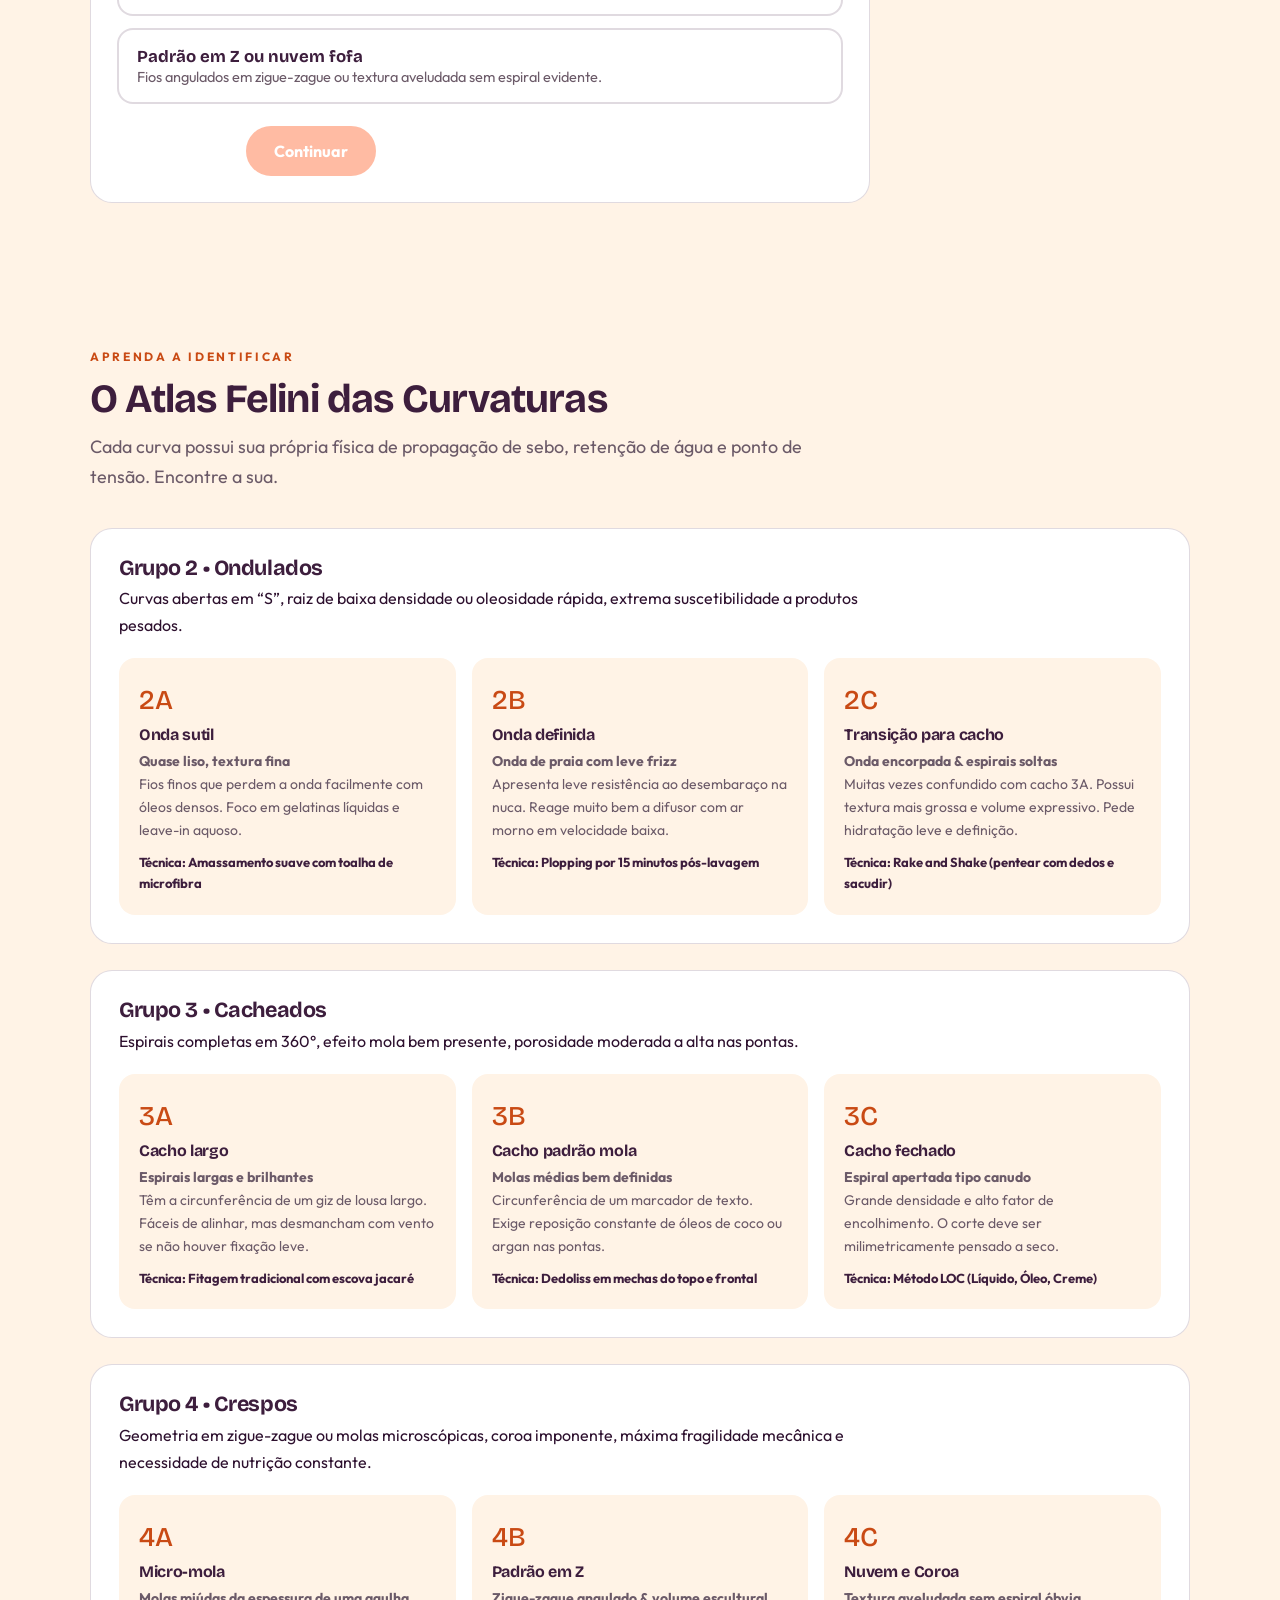
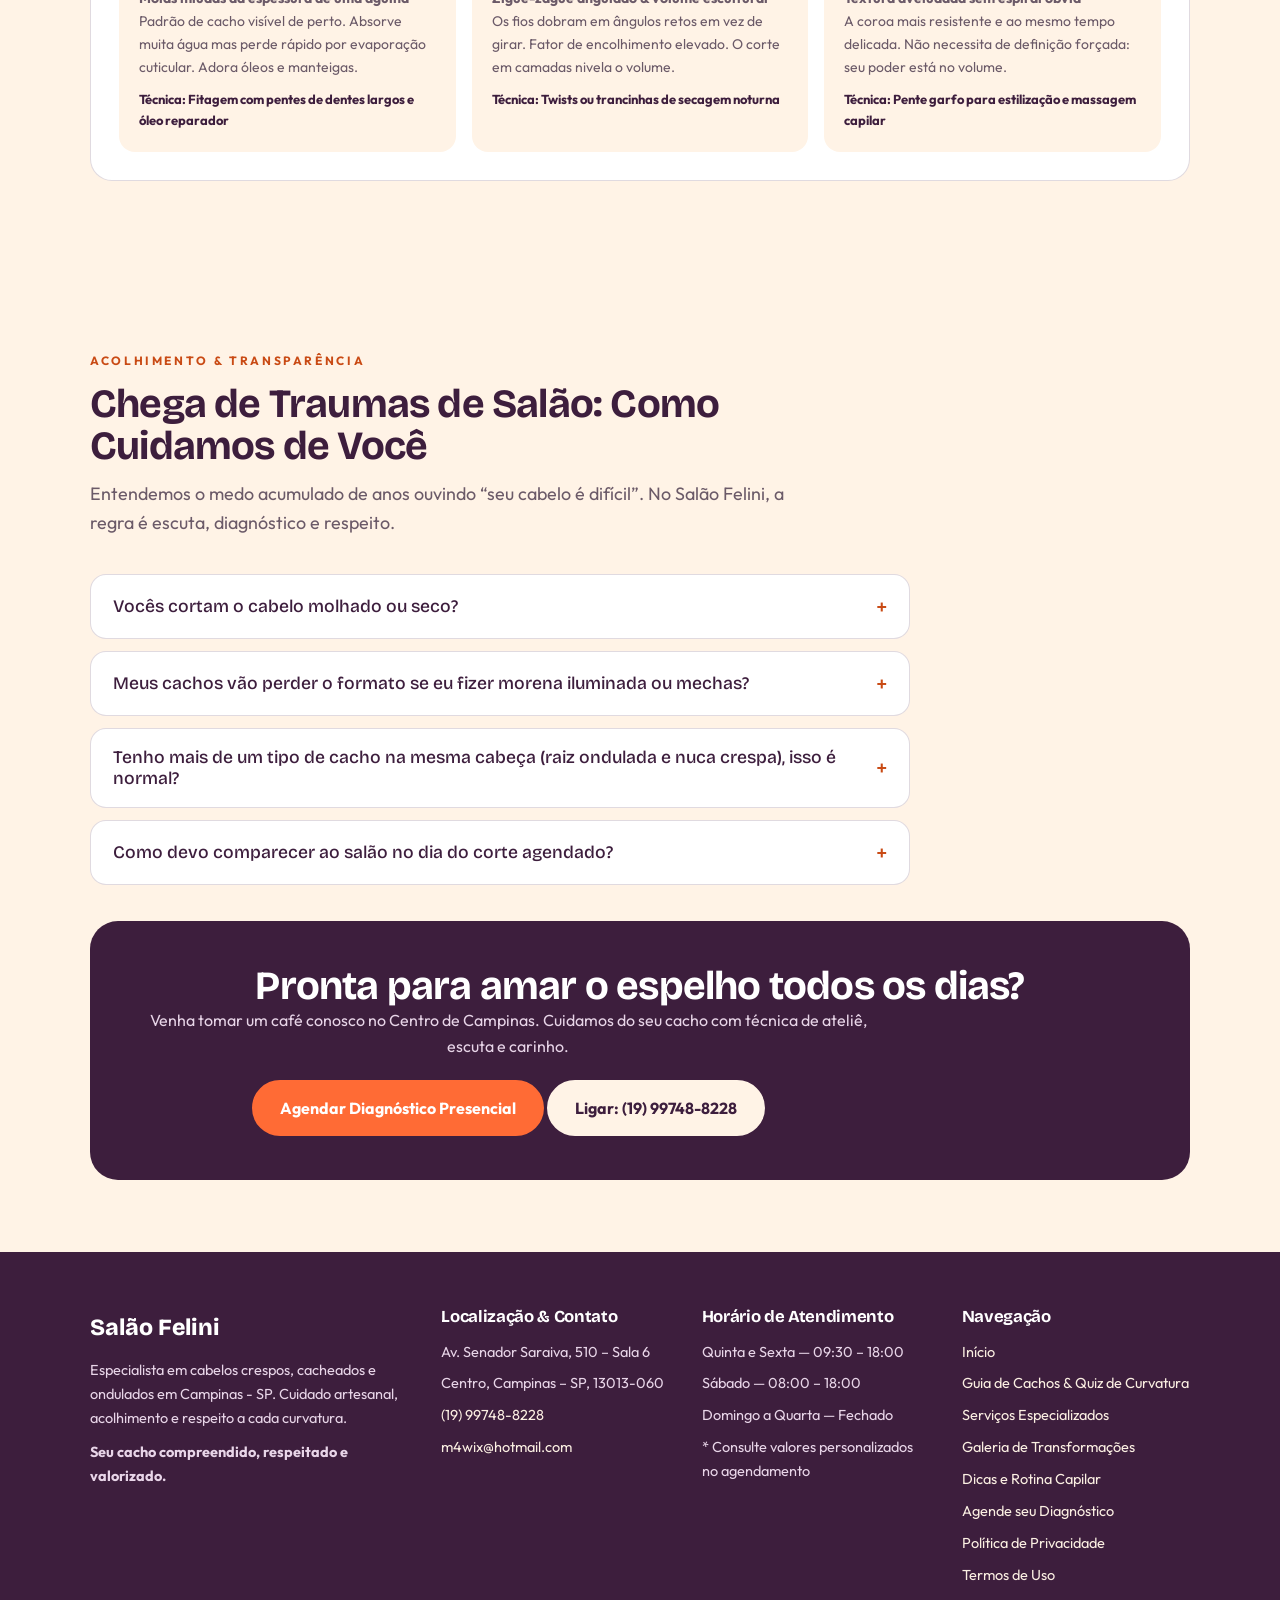
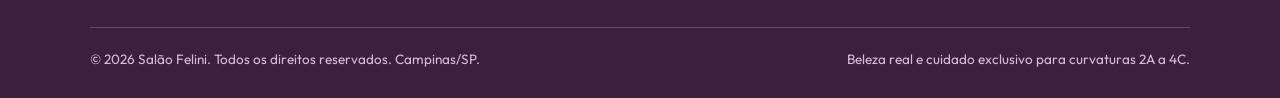
<file: cachos.html>
<!DOCTYPE html>
<html lang="pt-BR">
<head>
<meta charset="UTF-8">
<meta name="viewport" content="width=device-width, initial-scale=1.0">
<title>Guia de Cachos & Quiz de Curvatura | Salão Felini Campinas | Salão Felini Campinas</title>
<meta name="description" content="Descubra sua curvatura 2A a 4C com o quiz Felini e o Atlas de cachos: porosidade, densidade e protocolo de cuidado.">
<meta property="og:title" content="Guia de Cachos & Quiz de Curvatura | Salão Felini Campinas | Salão Felini Campinas">
<meta property="og:description" content="Descubra sua curvatura 2A a 4C com o quiz Felini e o Atlas de cachos: porosidade, densidade e protocolo de cuidado.">
<meta property="og:type" content="website">
<link rel="stylesheet" href="assets/css/style.css">
<link rel="icon" href="data:image/svg+xml,<svg xmlns='http://www.w3.org/2000/svg' viewBox='0 0 100 100'><text y='.9em' font-size='90'>🌀</text></svg>">
</head>
<body>
<a class="skip" href="#conteudo">Pular para o conteúdo</a>
<div class="util"><div class="wrap"><span>Campinas, SP • Av. Senador Saraiva, 510 – Sala 6</span><span>Qui a Sáb</span><span>WhatsApp: <a href="https://wa.me/5519997488228">(19) 99748-8228</a></span></div></div>
<header class="site-header"><div class="wrap">
<a class="logo" href="index.html" aria-label="Salão Felini — Início"><svg viewBox="0 0 120 120" width="40" height="40" fill="none" aria-hidden="true"><path d="M60 10c22 0 34 14 34 32 0 14-10 24-22 24-9 0-16-6-16-14 0-6 5-11 11-11 5 0 8 3 8 7" stroke="#FF6B35" stroke-width="5" stroke-linecap="round"/><path d="M60 58c14 0 22 9 22 20 0 9-7 15-14 15-6 0-10-4-10-9 0-4 3-7 7-7" stroke="#C9A7EB" stroke-width="5" stroke-linecap="round"/><circle cx="60" cy="102" r="5" fill="#FF6B35"/></svg>Salão Felini</a>
<button class="nav-toggle" aria-expanded="false" aria-controls="main-nav">☰ Menu</button>
<nav class="main-nav" id="main-nav" aria-label="Navegação principal"><a href="index.html">Início</a><a href="cachos.html" aria-current="page">Guia de Cachos & Quiz</a><a href="servicos.html">Serviços</a><a href="galeria.html">Antes & Depois</a><a href="equipe.html">Equipe</a><a href="cuidados.html">Rotina & Dicas</a><a href="contato.html">Contato</a></nav>
<a class="btn header-cta" href="agendar.html"><span>Agendar</span> Horário</a>
</div></header>
<main id="conteudo">
<section class="hero"><div class="wrap">
<p class="eyebrow">Campinas • Diagnóstico Capilar Felini • 2A a 4C</p>
<h1>Guia de Curvaturas 2A a 4C &amp; Diagnóstico Felini.</h1>
<p class="lead">Entenda a estrutura real do seu fio, o nível de porosidade e saiba exatamente o que pedir ao sentar na cadeira.</p>
<p style="margin-top:20px"><a class="btn" href="#quiz">Iniciar Quiz de Curvatura</a> <a class="btn ghost" href="#atlas">Ver Tabela 2A – 4C</a></p>
<div class="chips" style="margin-top:22px"><span class="chip lilac">Diagnóstico 1 a 1</span><span class="chip lilac">Corte a seco</span><span class="chip lilac">Sem química forçada</span></div>
<div class="callout"><b>SEM TRAUMA DE TESOURA</b><p style="margin-top:6px">Respeitamos o encolhimento natural de cada mecha individual.</p>
<div class="chips"><span class="chip">Mapeamento</span><span class="chip">Multitextura</span></div></div>
</div></section>

<section id="quiz"><div class="wrap">
<div class="section-head"><p class="eyebrow">Teste rápido • 60 segundos</p><h2>Descubra Seu Tipo de Cacho &amp; Protocolo Felini</h2>
<p class="lead">Responda a 4 perguntas objetivas sobre seu fio. Nosso algoritmo traça a provável curvatura e a rota de cuidado recomendada.</p></div>
<div class="card" style="max-width:780px">
<div id="quiz-steps">
<div class="stepper"><span class="step-dot on" id="quiz-step">Passo 1 de 4</span><span class="step-dot">Resultado</span></div>
<div class="progress" role="progressbar" aria-valuenow="0" aria-valuemin="0" aria-valuemax="100" aria-label="Progresso do quiz"><i id="quiz-bar" style="width:0%"></i></div>
<h3 id="quiz-q">Como seu cabelo se comporta logo após lavar, sem nenhum creme ou óleo?</h3>
<p class="note" id="quiz-sub" style="margin:6px 0 18px">Observe a silhueta natural das mechas secando ao ar livre.</p>
<div id="quiz-opts"></div>
<div class="quiz-nav"><button class="btn ghost" id="quiz-back" type="button" style="visibility:hidden">← Voltar</button>
<button class="btn" id="quiz-next" type="button" disabled>Continuar</button></div>
</div>
<div id="quiz-result" hidden>
<p class="eyebrow">Seu resultado — provável curvatura</p>
<p class="big-type result-card" style="text-align:center"><span id="result-type">3B</span></p>
<p style="text-align:center"><strong id="result-family">Cacheados (3A a 3C)</strong></p>
<p class="note" style="text-align:center;margin-top:8px">Provável curvatura — confirmação no diagnóstico presencial.</p>
<div style="margin-top:20px;display:grid;gap:14px">
<div><b>Técnica recomendada</b><p id="result-tech"></p></div>
<div><b>Linha de cuidado</b><p id="result-care"></p></div>
</div>
<div class="quiz-nav"><a class="btn" href="agendar.html">Agendar Diagnóstico Presencial</a>
<a class="btn plum" id="result-wa" href="https://wa.me/5519997488228">Consultar Valor no WhatsApp</a>
<button class="btn ghost" id="quiz-again" type="button">Refazer o quiz</button></div>
</div>
</div></div></section>

<section id="atlas"><div class="wrap">
<div class="section-head"><p class="eyebrow">Aprenda a identificar</p><h2>O Atlas Felini das Curvaturas</h2>
<p class="lead">Cada curva possui sua própria física de propagação de sebo, retenção de água e ponto de tensão. Encontre a sua.</p></div>
<div class="atlas-group"><h3>Grupo 2 • Ondulados</h3><p>Curvas abertas em “S”, raiz de baixa densidade ou oleosidade rápida, extrema suscetibilidade a produtos pesados.</p><div class="atlas-sub"><div class="atlas-card"><span class="code">2A</span><h4>Onda sutil</h4><p><strong>Quase liso, textura fina</strong></p><p>Fios finos que perdem a onda facilmente com óleos densos. Foco em gelatinas líquidas e leave-in aquoso.</p><p class="tech">Técnica: Amassamento suave com toalha de microfibra</p></div><div class="atlas-card"><span class="code">2B</span><h4>Onda definida</h4><p><strong>Onda de praia com leve frizz</strong></p><p>Apresenta leve resistência ao desembaraço na nuca. Reage muito bem a difusor com ar morno em velocidade baixa.</p><p class="tech">Técnica: Plopping por 15 minutos pós-lavagem</p></div><div class="atlas-card"><span class="code">2C</span><h4>Transição para cacho</h4><p><strong>Onda encorpada & espirais soltas</strong></p><p>Muitas vezes confundido com cacho 3A. Possui textura mais grossa e volume expressivo. Pede hidratação leve e definição.</p><p class="tech">Técnica: Rake and Shake (pentear com dedos e sacudir)</p></div></div></div><div class="atlas-group"><h3>Grupo 3 • Cacheados</h3><p>Espirais completas em 360°, efeito mola bem presente, porosidade moderada a alta nas pontas.</p><div class="atlas-sub"><div class="atlas-card"><span class="code">3A</span><h4>Cacho largo</h4><p><strong>Espirais largas e brilhantes</strong></p><p>Têm a circunferência de um giz de lousa largo. Fáceis de alinhar, mas desmancham com vento se não houver fixação leve.</p><p class="tech">Técnica: Fitagem tradicional com escova jacaré</p></div><div class="atlas-card"><span class="code">3B</span><h4>Cacho padrão mola</h4><p><strong>Molas médias bem definidas</strong></p><p>Circunferência de um marcador de texto. Exige reposição constante de óleos de coco ou argan nas pontas.</p><p class="tech">Técnica: Dedoliss em mechas do topo e frontal</p></div><div class="atlas-card"><span class="code">3C</span><h4>Cacho fechado</h4><p><strong>Espiral apertada tipo canudo</strong></p><p>Grande densidade e alto fator de encolhimento. O corte deve ser milimetricamente pensado a seco.</p><p class="tech">Técnica: Método LOC (Líquido, Óleo, Creme)</p></div></div></div><div class="atlas-group"><h3>Grupo 4 • Crespos</h3><p>Geometria em zigue-zague ou molas microscópicas, coroa imponente, máxima fragilidade mecânica e necessidade de nutrição constante.</p><div class="atlas-sub"><div class="atlas-card"><span class="code">4A</span><h4>Micro-mola</h4><p><strong>Molas miúdas da espessura de uma agulha</strong></p><p>Padrão de cacho visível de perto. Absorve muita água mas perde rápido por evaporação cuticular. Adora óleos e manteigas.</p><p class="tech">Técnica: Fitagem com pentes de dentes largos e óleo reparador</p></div><div class="atlas-card"><span class="code">4B</span><h4>Padrão em Z</h4><p><strong>Zigue-zague angulado & volume escultural</strong></p><p>Os fios dobram em ângulos retos em vez de girar. Fator de encolhimento elevado. O corte em camadas nivela o volume.</p><p class="tech">Técnica: Twists ou trancinhas de secagem noturna</p></div><div class="atlas-card"><span class="code">4C</span><h4>Nuvem e Coroa</h4><p><strong>Textura aveludada sem espiral óbvia</strong></p><p>A coroa mais resistente e ao mesmo tempo delicada. Não necessita de definição forçada: seu poder está no volume.</p><p class="tech">Técnica: Pente garfo para estilização e massagem capilar</p></div></div></div>
</div></section>

<section><div class="wrap">
<div class="section-head"><p class="eyebrow">Acolhimento &amp; Transparência</p><h2>Chega de Traumas de Salão: Como Cuidamos de Você</h2>
<p class="lead">Entendemos o medo acumulado de anos ouvindo “seu cabelo é difícil”. No Salão Felini, a regra é escuta, diagnóstico e respeito.</p></div>
<div style="max-width:820px">
<div class="faq-item"><button class="faq-q" type="button" aria-expanded="false">Vocês cortam o cabelo molhado ou seco? <span class="plus">+</span></button><div class="faq-a"><p>Cortamos primordialmente a seco! O cabelo cacheado e crespo molhado sofre uma tração artificial que camufla o encolhimento real. Quando seco, vemos o caimento verdadeiro mecha a mecha.</p></div></div>
<div class="faq-item"><button class="faq-q" type="button" aria-expanded="false">Meus cachos vão perder o formato se eu fizer morena iluminada ou mechas? <span class="plus">+</span></button><div class="faq-a"><p>Não, desde que haja teste de mecha rigoroso e proteção com plex orgânico. O cacho perde a mola quando o descolorante rompe as pontes de dissulfeto de forma agressiva. Aqui o protocolo preserva a elasticidade.</p></div></div>
<div class="faq-item"><button class="faq-q" type="button" aria-expanded="false">Tenho mais de um tipo de cacho na mesma cabeça (raiz ondulada e nuca crespa), isso é normal? <span class="plus">+</span></button><div class="faq-a"><p>É 100% normal e comum! Essa coexistência é chamada de multitextura. O topo da cabeça geralmente sofre mais atrito do sol e do uso diário, enquanto a nuca preserva outro padrão.</p></div></div>
<div class="faq-item"><button class="faq-q" type="button" aria-expanded="false">Como devo comparecer ao salão no dia do corte agendado? <span class="plus">+</span></button><div class="faq-a"><p>Pedimos que venha com o cabelo 100% seco, lavado no dia anterior ou no próprio dia, e finalizado da forma que você costuma usar habitualmente. Não use coques apertados, grampos, tranças ou tiaras antes de chegar, pois isso deforma temporariamente o padrão natural.</p></div></div>
</div>
<div class="band" style="margin-top:36px;text-align:center"><h2>Pronta para amar o espelho todos os dias?</h2>
<p>Venha tomar um café conosco no Centro de Campinas. Cuidamos do seu cacho com técnica de ateliê, escuta e carinho.</p>
<p><a class="btn" href="agendar.html">Agendar Diagnóstico Presencial</a> <a class="btn cream" href="tel:+5519997488228">Ligar: (19) 99748-8228</a></p></div>
</div></section>
</main>
<footer><div class="wrap">
<div class="foot-grid">
<div><a class="logo" href="index.html" style="color:#fff">Salão Felini</a>
<p style="margin-top:12px">Especialista em cabelos crespos, cacheados e ondulados em Campinas - SP. Cuidado artesanal, acolhimento e respeito a cada curvatura.</p>
<p style="margin-top:10px"><strong>Seu cacho compreendido, respeitado e valorizado.</strong></p></div>
<div><h4>Localização &amp; Contato</h4><ul>
<li>Av. Senador Saraiva, 510 – Sala 6</li>
<li>Centro, Campinas – SP, 13013-060</li>
<li><a href="tel:+5519997488228">(19) 99748-8228</a></li>
<li><a href="mailto:m4wix@hotmail.com">m4wix@hotmail.com</a></li></ul></div>
<div><h4>Horário de Atendimento</h4><ul>
<li>Quinta e Sexta — 09:30 – 18:00</li>
<li>Sábado — 08:00 – 18:00</li>
<li>Domingo a Quarta — Fechado</li>
<li>* Consulte valores personalizados no agendamento</li></ul></div>
<div><h4>Navegação</h4><ul>
<li><a href="index.html">Início</a></li>
<li><a href="cachos.html">Guia de Cachos &amp; Quiz de Curvatura</a></li>
<li><a href="servicos.html">Serviços Especializados</a></li>
<li><a href="galeria.html">Galeria de Transformações</a></li>
<li><a href="cuidados.html">Dicas e Rotina Capilar</a></li>
<li><a href="agendar.html">Agende seu Diagnóstico</a></li>
<li><a href="privacidade.html">Política de Privacidade</a></li>
<li><a href="termos.html">Termos de Uso</a></li></ul></div>
</div>
<div class="foot-bottom"><span>© 2026 Salão Felini. Todos os direitos reservados. Campinas/SP.</span><span>Beleza real e cuidado exclusivo para curvaturas 2A a 4C.</span></div>
</div></footer>
<a class="btn sticky-pill" href="agendar.html">Agendar Horário</a>
<script src="assets/js/main.js"></script>
</body>
</html>
</file>
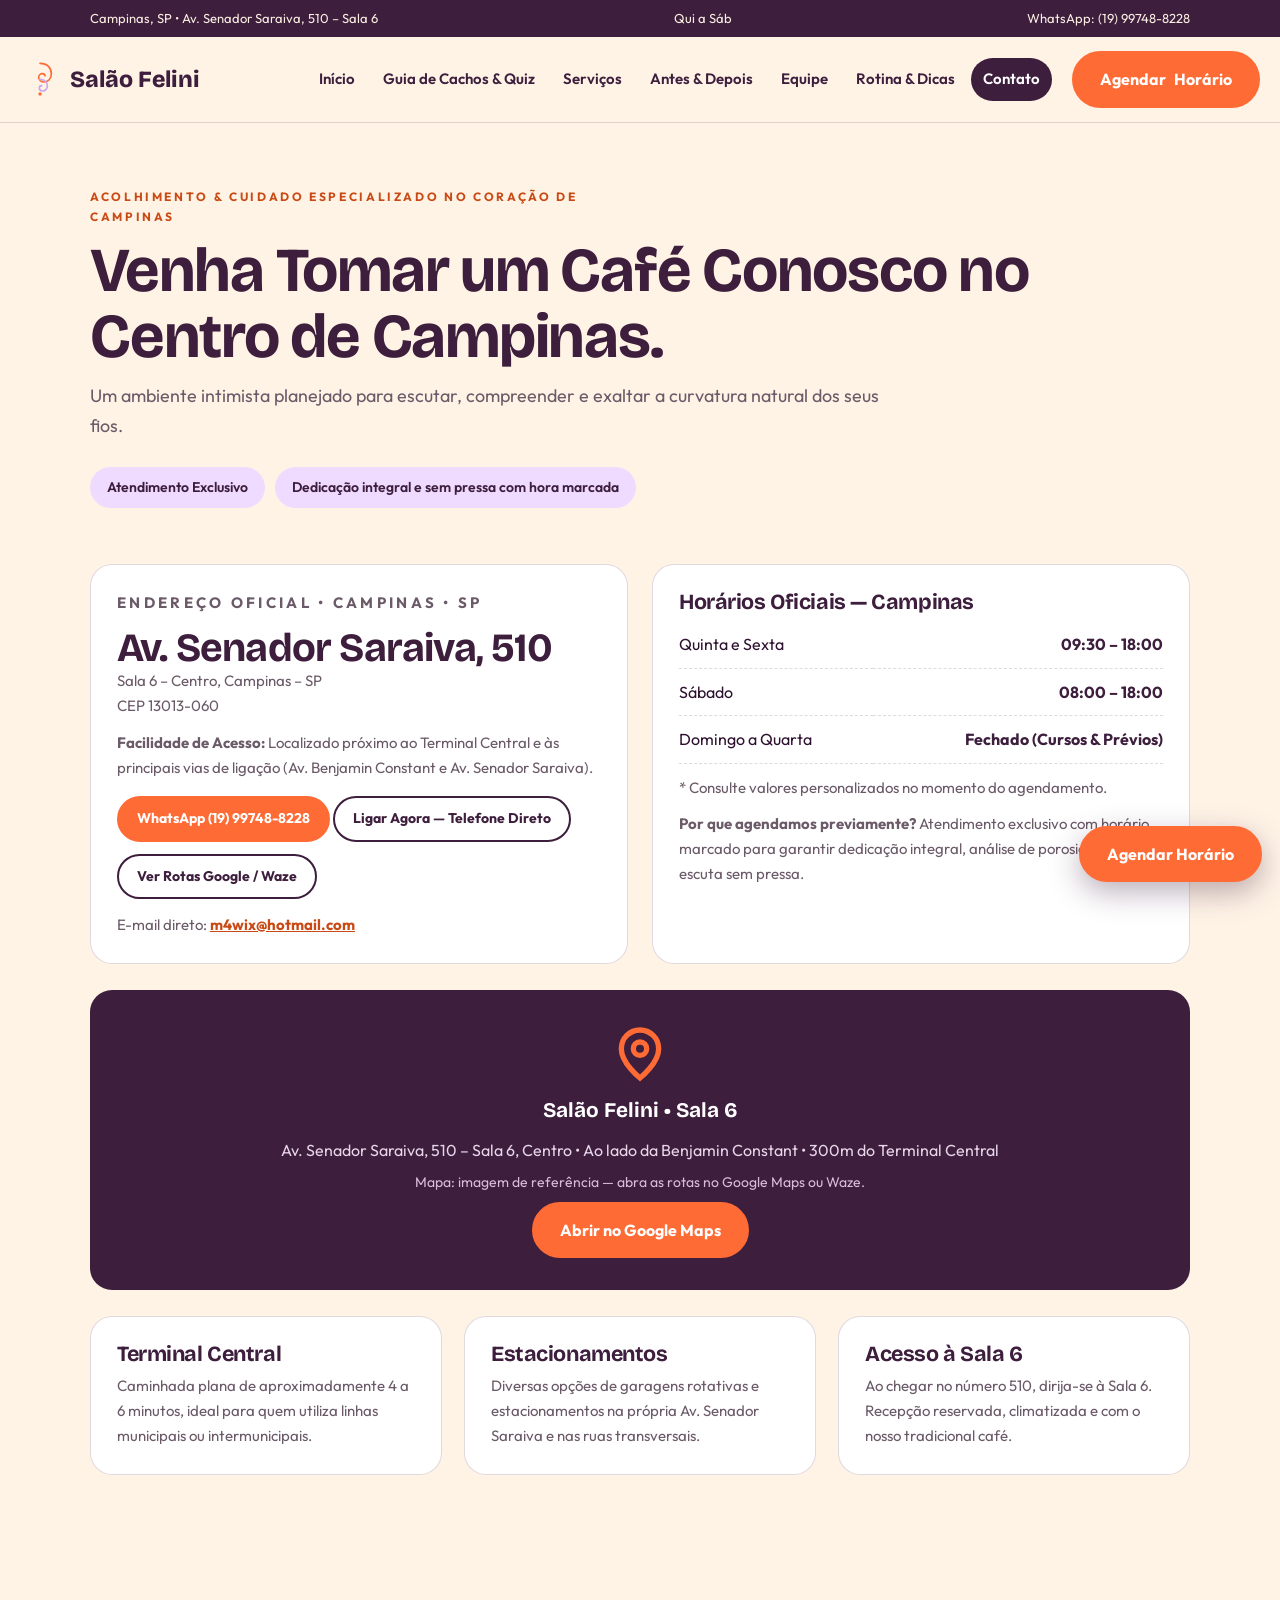
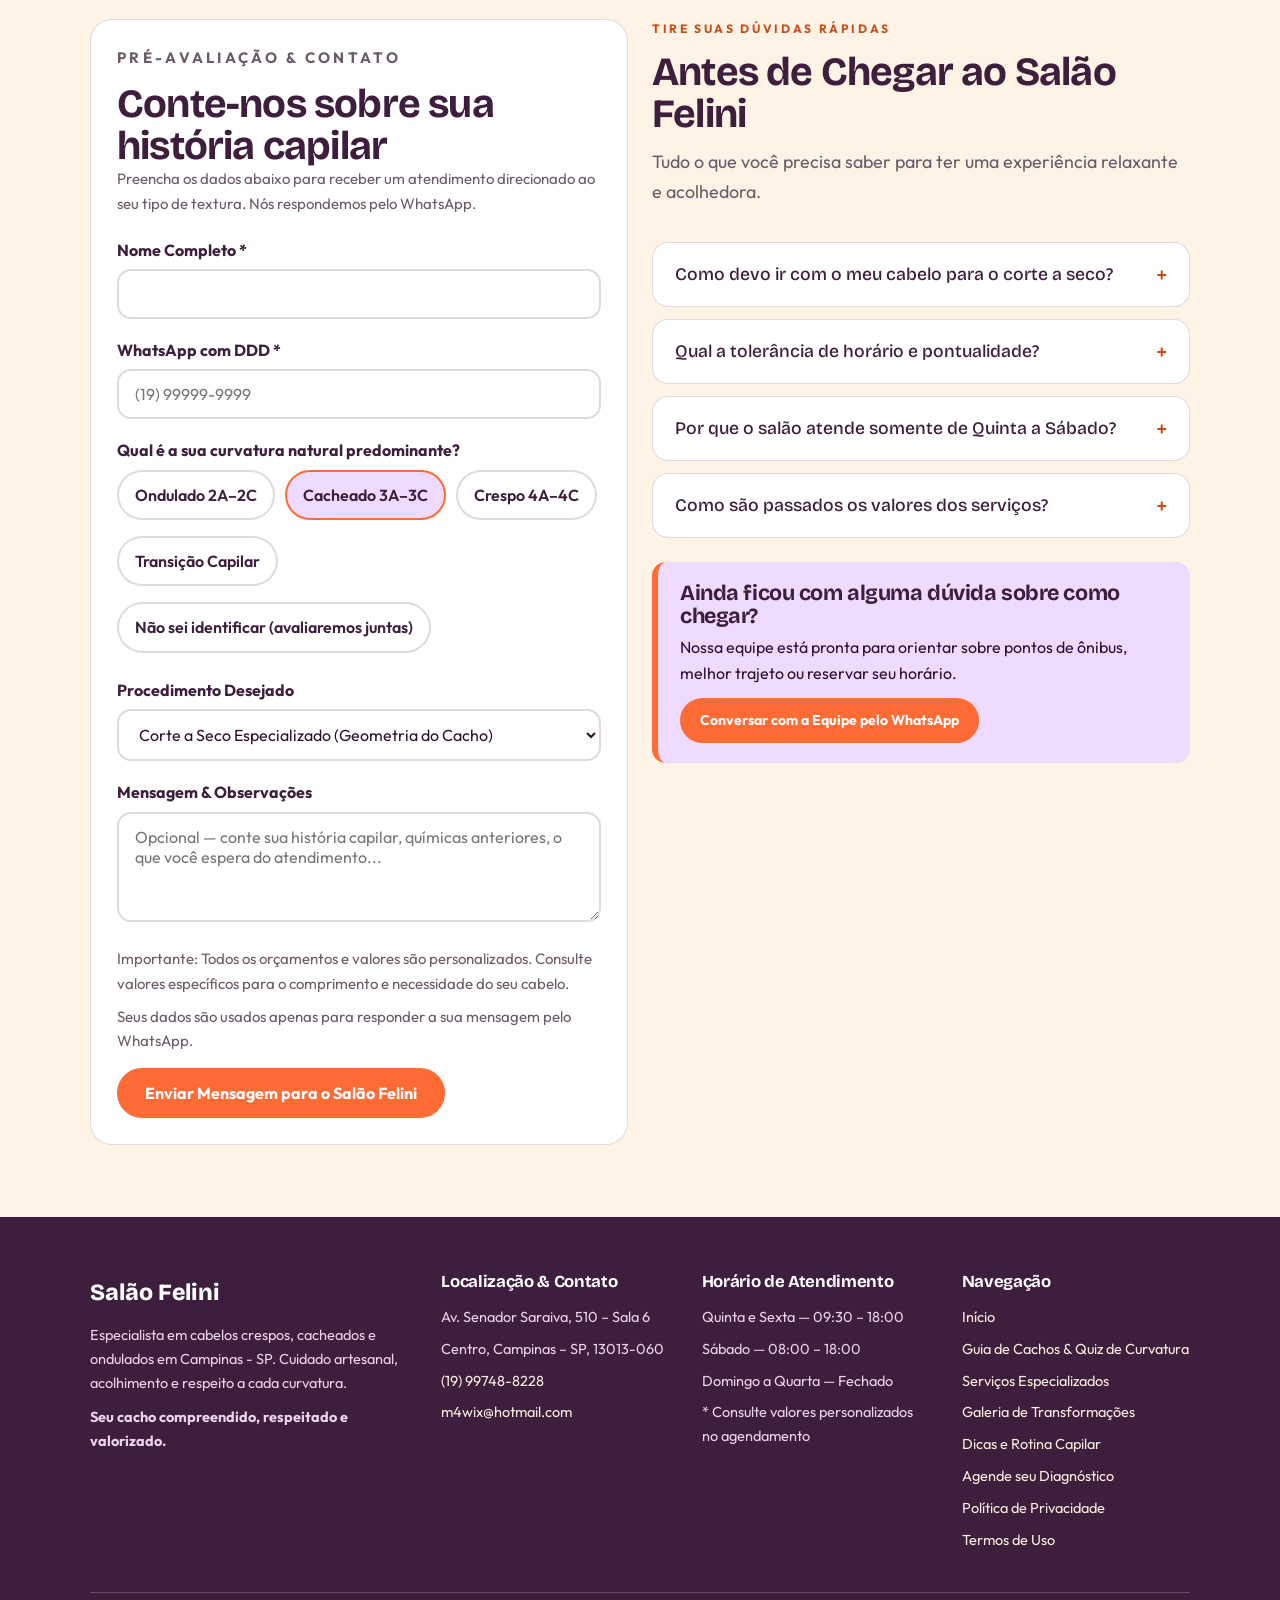
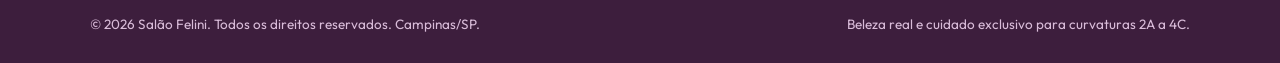
<file: contato.html>
<!DOCTYPE html>
<html lang="pt-BR">
<head>
<meta charset="UTF-8">
<meta name="viewport" content="width=device-width, initial-scale=1.0">
<title>Contato & Localização | Salão Felini Campinas | Salão Felini Campinas</title>
<meta name="description" content="Av. Senador Saraiva, 510 – Sala 6, Centro, Campinas. Telefone, e-mail, horários e pré-avaliação capilar.">
<meta property="og:title" content="Contato & Localização | Salão Felini Campinas | Salão Felini Campinas">
<meta property="og:description" content="Av. Senador Saraiva, 510 – Sala 6, Centro, Campinas. Telefone, e-mail, horários e pré-avaliação capilar.">
<meta property="og:type" content="website">
<link rel="stylesheet" href="assets/css/style.css">
<link rel="icon" href="data:image/svg+xml,<svg xmlns='http://www.w3.org/2000/svg' viewBox='0 0 100 100'><text y='.9em' font-size='90'>🌀</text></svg>">
</head>
<body>
<a class="skip" href="#conteudo">Pular para o conteúdo</a>
<div class="util"><div class="wrap"><span>Campinas, SP • Av. Senador Saraiva, 510 – Sala 6</span><span>Qui a Sáb</span><span>WhatsApp: <a href="https://wa.me/5519997488228">(19) 99748-8228</a></span></div></div>
<header class="site-header"><div class="wrap">
<a class="logo" href="index.html" aria-label="Salão Felini — Início"><svg viewBox="0 0 120 120" width="40" height="40" fill="none" aria-hidden="true"><path d="M60 10c22 0 34 14 34 32 0 14-10 24-22 24-9 0-16-6-16-14 0-6 5-11 11-11 5 0 8 3 8 7" stroke="#FF6B35" stroke-width="5" stroke-linecap="round"/><path d="M60 58c14 0 22 9 22 20 0 9-7 15-14 15-6 0-10-4-10-9 0-4 3-7 7-7" stroke="#C9A7EB" stroke-width="5" stroke-linecap="round"/><circle cx="60" cy="102" r="5" fill="#FF6B35"/></svg>Salão Felini</a>
<button class="nav-toggle" aria-expanded="false" aria-controls="main-nav">☰ Menu</button>
<nav class="main-nav" id="main-nav" aria-label="Navegação principal"><a href="index.html">Início</a><a href="cachos.html">Guia de Cachos & Quiz</a><a href="servicos.html">Serviços</a><a href="galeria.html">Antes & Depois</a><a href="equipe.html">Equipe</a><a href="cuidados.html">Rotina & Dicas</a><a href="contato.html" aria-current="page">Contato</a></nav>
<a class="btn header-cta" href="agendar.html"><span>Agendar</span> Horário</a>
</div></header>
<main id="conteudo">
<section class="hero"><div class="wrap">
<p class="eyebrow">Acolhimento &amp; Cuidado Especializado no Coração de Campinas</p>
<h1>Venha Tomar um Café Conosco no Centro de Campinas.</h1>
<p class="lead">Um ambiente intimista planejado para escutar, compreender e exaltar a curvatura natural dos seus fios.</p>
<div class="chips"><span class="chip lilac">Atendimento Exclusivo</span><span class="chip lilac">Dedicação integral e sem pressa com hora marcada</span></div>
</div></section>

<section style="padding-top:0"><div class="wrap">
<div class="grid2">
<div class="card"><p class="eyebrow">Endereço Oficial • Campinas • SP</p><h2>Av. Senador Saraiva, 510</h2>
<p>Sala 6 – Centro, Campinas – SP<br>CEP 13013-060</p>
<p style="margin-top:12px"><strong>Facilidade de Acesso:</strong> Localizado próximo ao Terminal Central e às principais vias de ligação (Av. Benjamin Constant e Av. Senador Saraiva).</p>
<p style="margin-top:16px"><a class="btn small" href="https://wa.me/5519997488228">WhatsApp (19) 99748-8228</a> <a class="btn small ghost" href="tel:+5519997488228">Ligar Agora — Telefone Direto</a></p>
<p style="margin-top:12px"><a class="btn small ghost" href="https://www.google.com/maps/search/?api=1&query=Av.+Senador+Saraiva,+510,+Campinas,+SP+13013-060" target="_blank" rel="noopener">Ver Rotas Google / Waze</a></p>
<p style="margin-top:14px">E-mail direto: <a href="mailto:m4wix@hotmail.com" style="font-weight:700;color:var(--tang-dark)">m4wix@hotmail.com</a></p></div>
<div class="card"><h3>Horários Oficiais — Campinas</h3>
<table class="hours-table"><tr><td>Quinta e Sexta</td><td>09:30 – 18:00</td></tr><tr><td>Sábado</td><td>08:00 – 18:00</td></tr><tr><td>Domingo a Quarta</td><td>Fechado (Cursos &amp; Prévios)</td></tr></table>
<p class="note" style="margin-top:12px">* Consulte valores personalizados no momento do agendamento.</p>
<p style="margin-top:12px"><strong>Por que agendamos previamente?</strong> Atendimento exclusivo com horário marcado para garantir dedicação integral, análise de porosidade e escuta sem pressa.</p></div>
</div>

<div class="map-ph" style="margin-top:26px"><svg viewBox="0 0 24 24" fill="none" stroke="#FF6B35" stroke-width="2"><path d="M12 21s-7-5.5-7-11a7 7 0 0 1 14 0c0 5.5-7 11-7 11z"/><circle cx="12" cy="10" r="2.5"/></svg>
<b style="font-family:var(--font-d);font-size:1.3rem">Salão Felini • Sala 6</b>
<p>Av. Senador Saraiva, 510 – Sala 6, Centro • Ao lado da Benjamin Constant • 300m do Terminal Central</p>
<p class="note" style="color:#d9bcd9">Mapa: imagem de referência — abra as rotas no Google Maps ou Waze.</p>
<p><a class="btn" href="https://www.google.com/maps/search/?api=1&query=Av.+Senador+Saraiva,+510,+Campinas,+SP+13013-060" target="_blank" rel="noopener">Abrir no Google Maps</a></p></div>

<div class="grid3" style="margin-top:26px">
<div class="card"><h3>Terminal Central</h3><p>Caminhada plana de aproximadamente 4 a 6 minutos, ideal para quem utiliza linhas municipais ou intermunicipais.</p></div>
<div class="card"><h3>Estacionamentos</h3><p>Diversas opções de garagens rotativas e estacionamentos na própria Av. Senador Saraiva e nas ruas transversais.</p></div>
<div class="card"><h3>Acesso à Sala 6</h3><p>Ao chegar no número 510, dirija-se à Sala 6. Recepção reservada, climatizada e com o nosso tradicional café.</p></div>
</div>
</div></section>

<section><div class="wrap">
<div class="grid2">
<div class="card">
<p class="eyebrow">Pré-avaliação &amp; Contato</p><h2>Conte-nos sobre sua história capilar</h2>
<p>Preencha os dados abaixo para receber um atendimento direcionado ao seu tipo de textura. Nós respondemos pelo WhatsApp.</p>
<form id="contact-form" novalidate style="margin-top:20px">
<div class="field"><label for="cf-name">Nome Completo *</label><input type="text" id="cf-name" name="name" autocomplete="name" required><p class="error-msg">Informe seu nome completo.</p></div>
<div class="field"><label for="cf-phone">WhatsApp com DDD *</label><input type="tel" id="cf-phone" name="phone" autocomplete="tel" placeholder="(19) 99999-9999" required><p class="error-msg">Informe seu WhatsApp com DDD.</p></div>
<div class="field"><label>Qual é a sua curvatura natural predominante?</label>
<div class="radio-row">
<label class="radio-pill"><input type="radio" name="curvatura" value="Ondulado 2A–2C"> Ondulado 2A–2C</label>
<label class="radio-pill"><input type="radio" name="curvatura" value="Cacheado 3A–3C" checked> Cacheado 3A–3C</label>
<label class="radio-pill"><input type="radio" name="curvatura" value="Crespo 4A–4C"> Crespo 4A–4C</label>
<label class="radio-pill"><input type="radio" name="curvatura" value="Transição Capilar"> Transição Capilar</label>
<label class="radio-pill"><input type="radio" name="curvatura" value="Não sei identificar (avaliaremos juntas)"> Não sei identificar (avaliaremos juntas)</label>
</div></div>
<div class="field"><label for="cf-proc">Procedimento Desejado</label>
<select id="cf-proc" name="procedimento">
<option>Corte a Seco Especializado (Geometria do Cacho)</option>
<option>Hidratação, Nutrição &amp; Reconstrução</option>
<option>Morena Iluminada para Cachos &amp; Crespos</option>
<option>Transição Capilar &amp; Big Chop Acolhedor</option>
<option>Dúvida Geral &amp; Diagnóstico de Saúde Capilar</option>
</select></div>
<div class="field"><label for="cf-msg">Mensagem &amp; Observações</label><textarea id="cf-msg" name="mensagem" rows="4" placeholder="Opcional — conte sua história capilar, químicas anteriores, o que você espera do atendimento..."></textarea></div>
<p class="note">Importante: Todos os orçamentos e valores são personalizados. Consulte valores específicos para o comprimento e necessidade do seu cabelo.</p>
<p class="note" style="margin-top:8px">Seus dados são usados apenas para responder a sua mensagem pelo WhatsApp.</p>
<button class="btn" type="submit" style="margin-top:14px">Enviar Mensagem para o Salão Felini</button>
</form></div>
<div>
<div class="section-head"><p class="eyebrow">Tire suas dúvidas rápidas</p><h2>Antes de Chegar ao Salão Felini</h2>
<p class="lead">Tudo o que você precisa saber para ter uma experiência relaxante e acolhedora.</p></div>
<div class="faq-item"><button class="faq-q" type="button" aria-expanded="false">Como devo ir com o meu cabelo para o corte a seco? <span class="plus">+</span></button><div class="faq-a"><p>Venha com o cabelo 100% seco, lavado no dia anterior ou no próprio dia, e finalizado da forma que você costuma usar habitualmente. Não use coques apertados, grampos, tranças ou tiaras antes de chegar, pois isso deforma temporariamente o padrão natural.</p></div></div>
<div class="faq-item"><button class="faq-q" type="button" aria-expanded="false">Qual a tolerância de horário e pontualidade? <span class="plus">+</span></button><div class="faq-a"><p>Chegue no horário do seu atendimento reservado. Se houver atraso, avise-nos pelo WhatsApp e faremos o possível para acomodar você — sem promessa de tolerância fixa.</p></div></div>
<div class="faq-item"><button class="faq-q" type="button" aria-expanded="false">Por que o salão atende somente de Quinta a Sábado? <span class="plus">+</span></button><div class="faq-a"><p>De domingo a quarta-feira o espaço é reservado para cursos e diagnósticos prévios. Os horários estão sujeitos a confirmação com o salão.</p></div></div>
<div class="faq-item"><button class="faq-q" type="button" aria-expanded="false">Como são passados os valores dos serviços? <span class="plus">+</span></button><div class="faq-a"><p>Todos os valores são personalizados após o diagnóstico, pelo WhatsApp, de acordo com comprimento, densidade e histórico químico. Consulte valores.</p></div></div>
<div class="callout"><h3>Ainda ficou com alguma dúvida sobre como chegar?</h3><p style="margin-top:6px">Nossa equipe está pronta para orientar sobre pontos de ônibus, melhor trajeto ou reservar seu horário.</p>
<p style="margin-top:12px"><a class="btn small" href="https://wa.me/5519997488228">Conversar com a Equipe pelo WhatsApp</a></p></div>
</div>
</div></div></section>
</main>
<footer><div class="wrap">
<div class="foot-grid">
<div><a class="logo" href="index.html" style="color:#fff">Salão Felini</a>
<p style="margin-top:12px">Especialista em cabelos crespos, cacheados e ondulados em Campinas - SP. Cuidado artesanal, acolhimento e respeito a cada curvatura.</p>
<p style="margin-top:10px"><strong>Seu cacho compreendido, respeitado e valorizado.</strong></p></div>
<div><h4>Localização &amp; Contato</h4><ul>
<li>Av. Senador Saraiva, 510 – Sala 6</li>
<li>Centro, Campinas – SP, 13013-060</li>
<li><a href="tel:+5519997488228">(19) 99748-8228</a></li>
<li><a href="mailto:m4wix@hotmail.com">m4wix@hotmail.com</a></li></ul></div>
<div><h4>Horário de Atendimento</h4><ul>
<li>Quinta e Sexta — 09:30 – 18:00</li>
<li>Sábado — 08:00 – 18:00</li>
<li>Domingo a Quarta — Fechado</li>
<li>* Consulte valores personalizados no agendamento</li></ul></div>
<div><h4>Navegação</h4><ul>
<li><a href="index.html">Início</a></li>
<li><a href="cachos.html">Guia de Cachos &amp; Quiz de Curvatura</a></li>
<li><a href="servicos.html">Serviços Especializados</a></li>
<li><a href="galeria.html">Galeria de Transformações</a></li>
<li><a href="cuidados.html">Dicas e Rotina Capilar</a></li>
<li><a href="agendar.html">Agende seu Diagnóstico</a></li>
<li><a href="privacidade.html">Política de Privacidade</a></li>
<li><a href="termos.html">Termos de Uso</a></li></ul></div>
</div>
<div class="foot-bottom"><span>© 2026 Salão Felini. Todos os direitos reservados. Campinas/SP.</span><span>Beleza real e cuidado exclusivo para curvaturas 2A a 4C.</span></div>
</div></footer>
<a class="btn sticky-pill" href="agendar.html">Agendar Horário</a>
<script src="assets/js/main.js"></script>
</body>
</html>
</file>
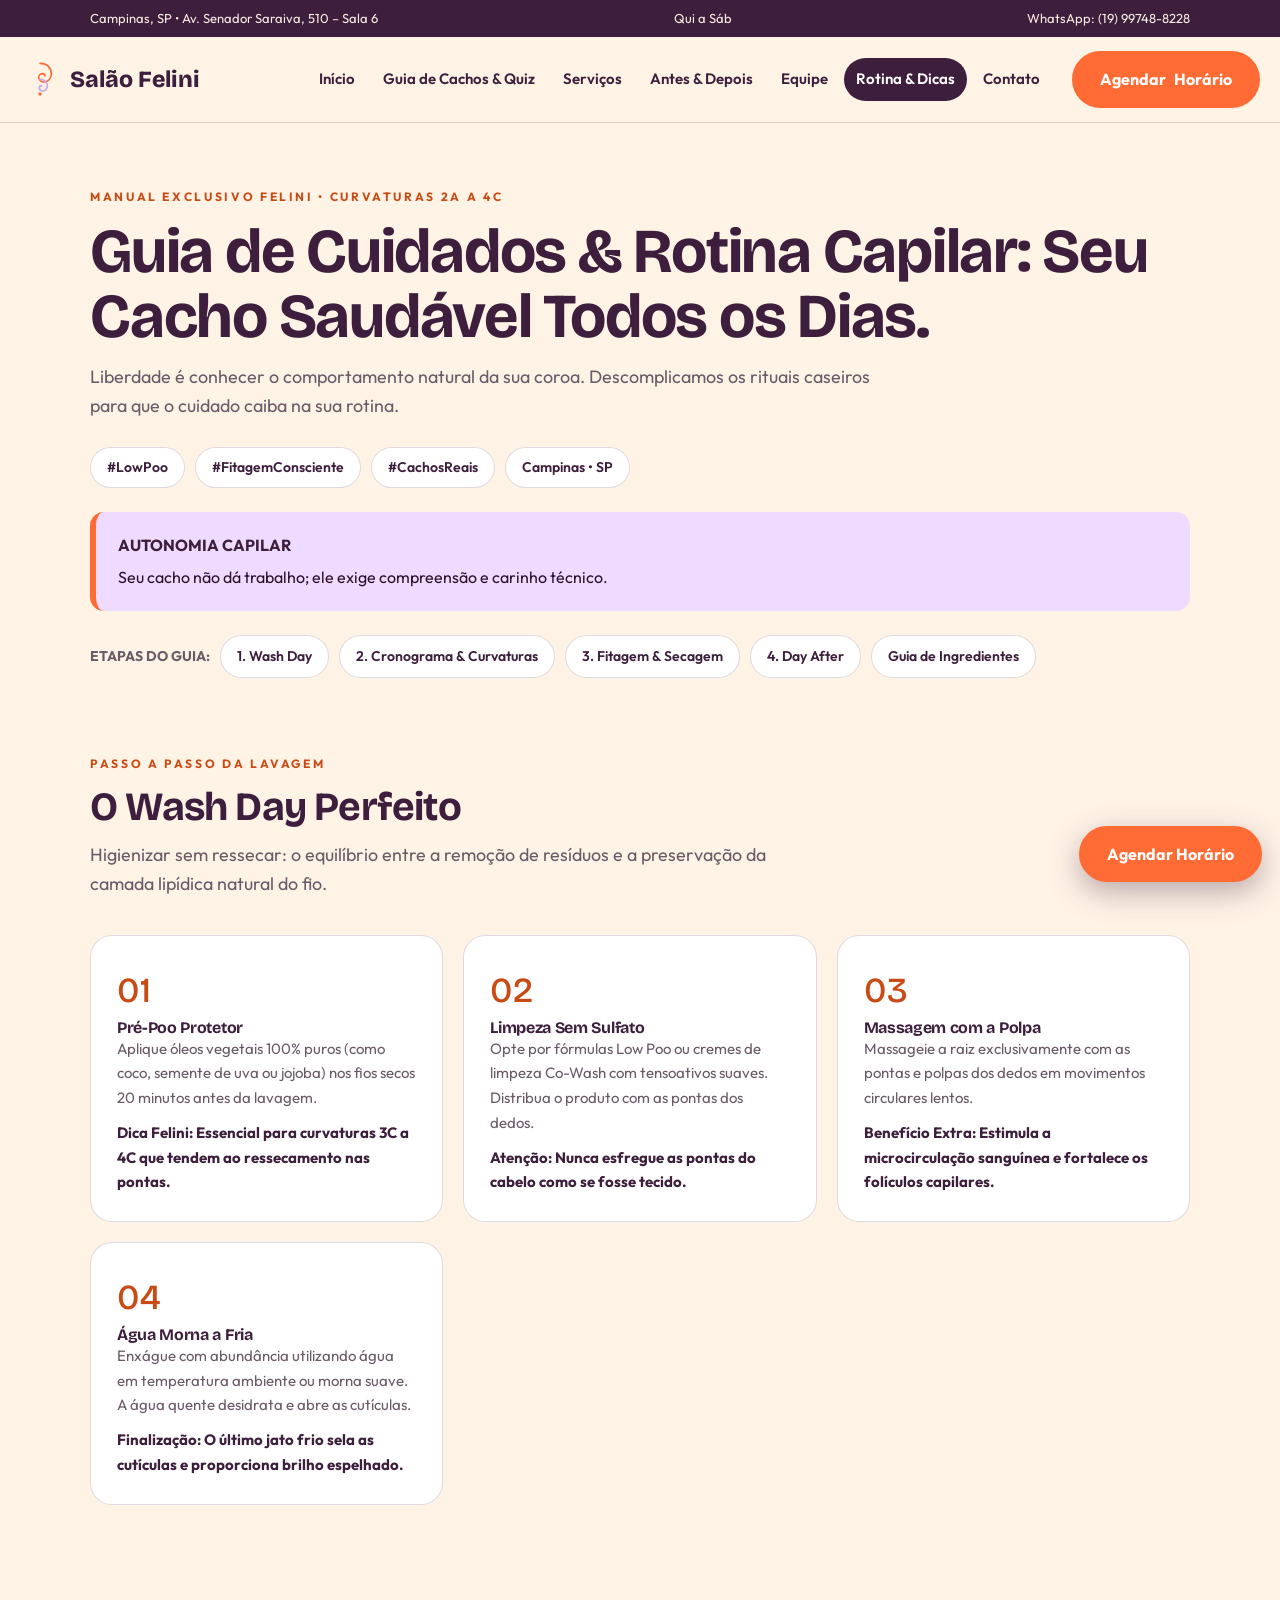
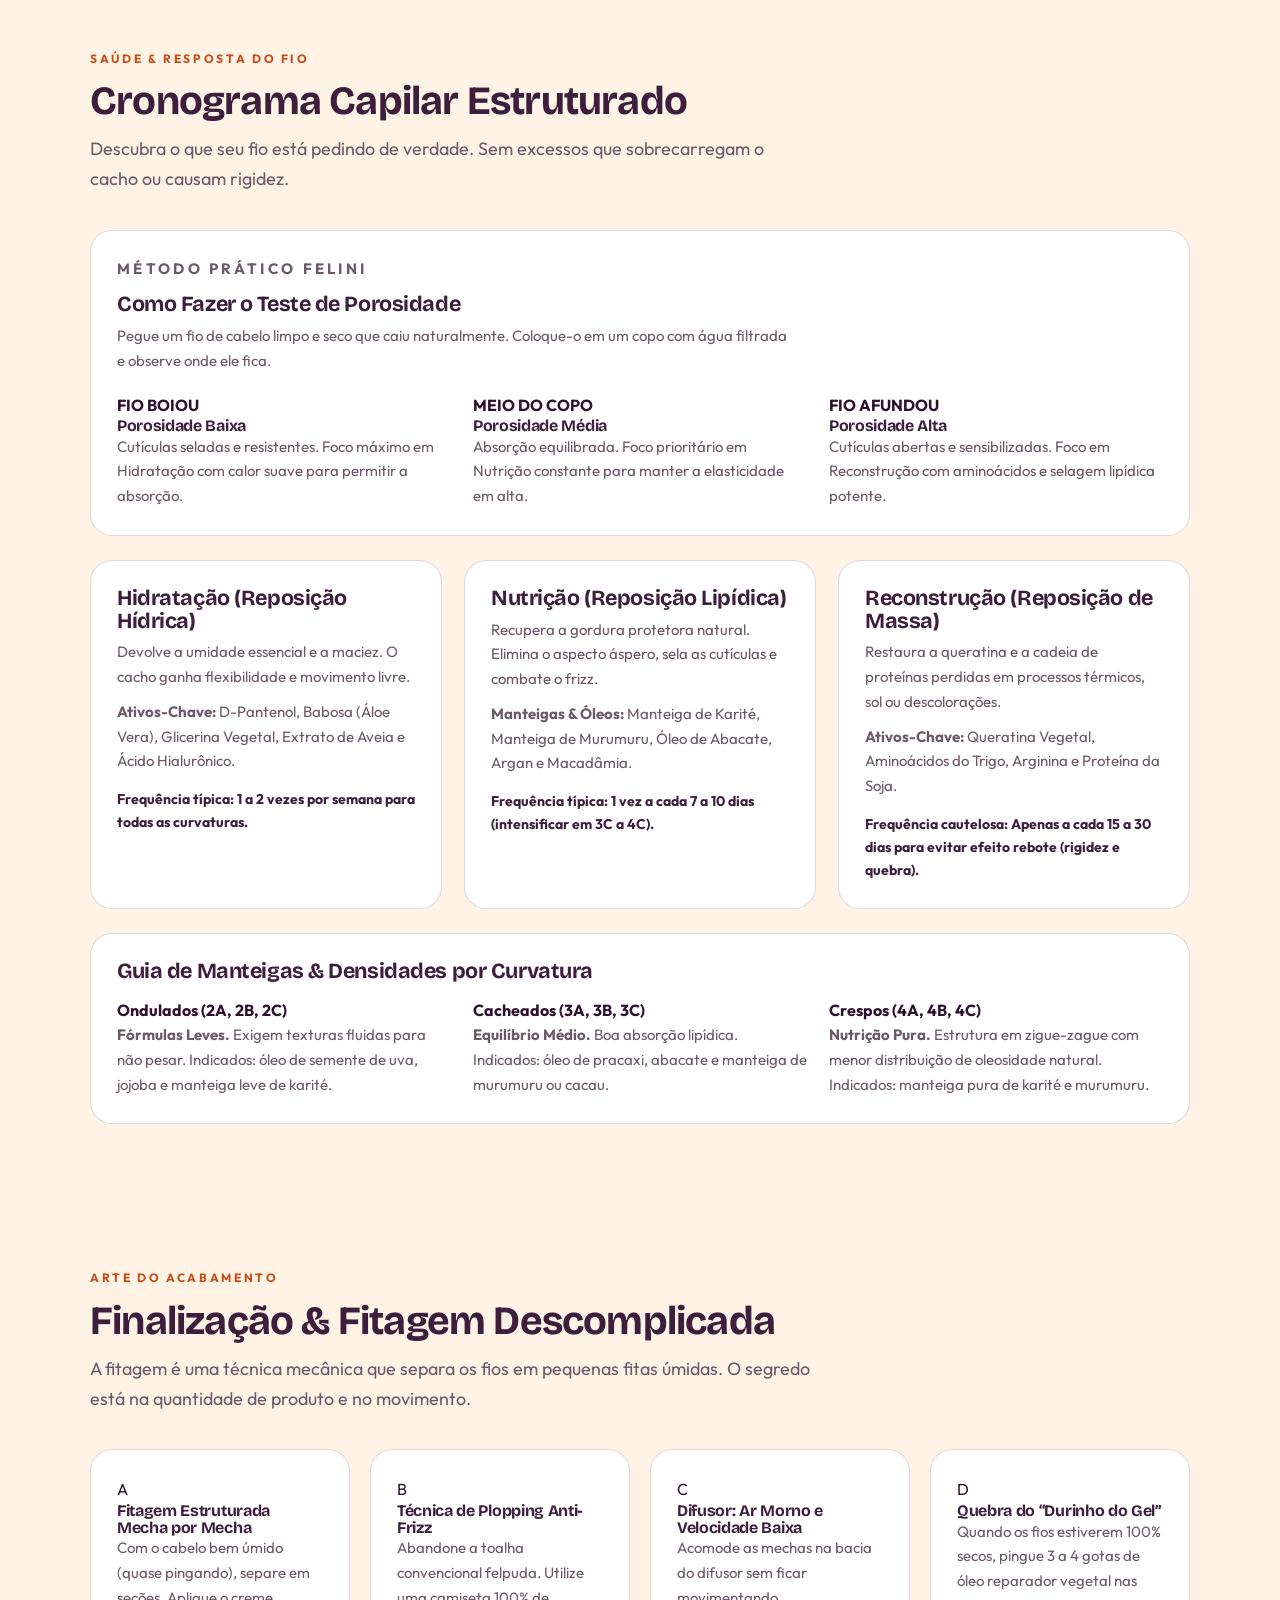
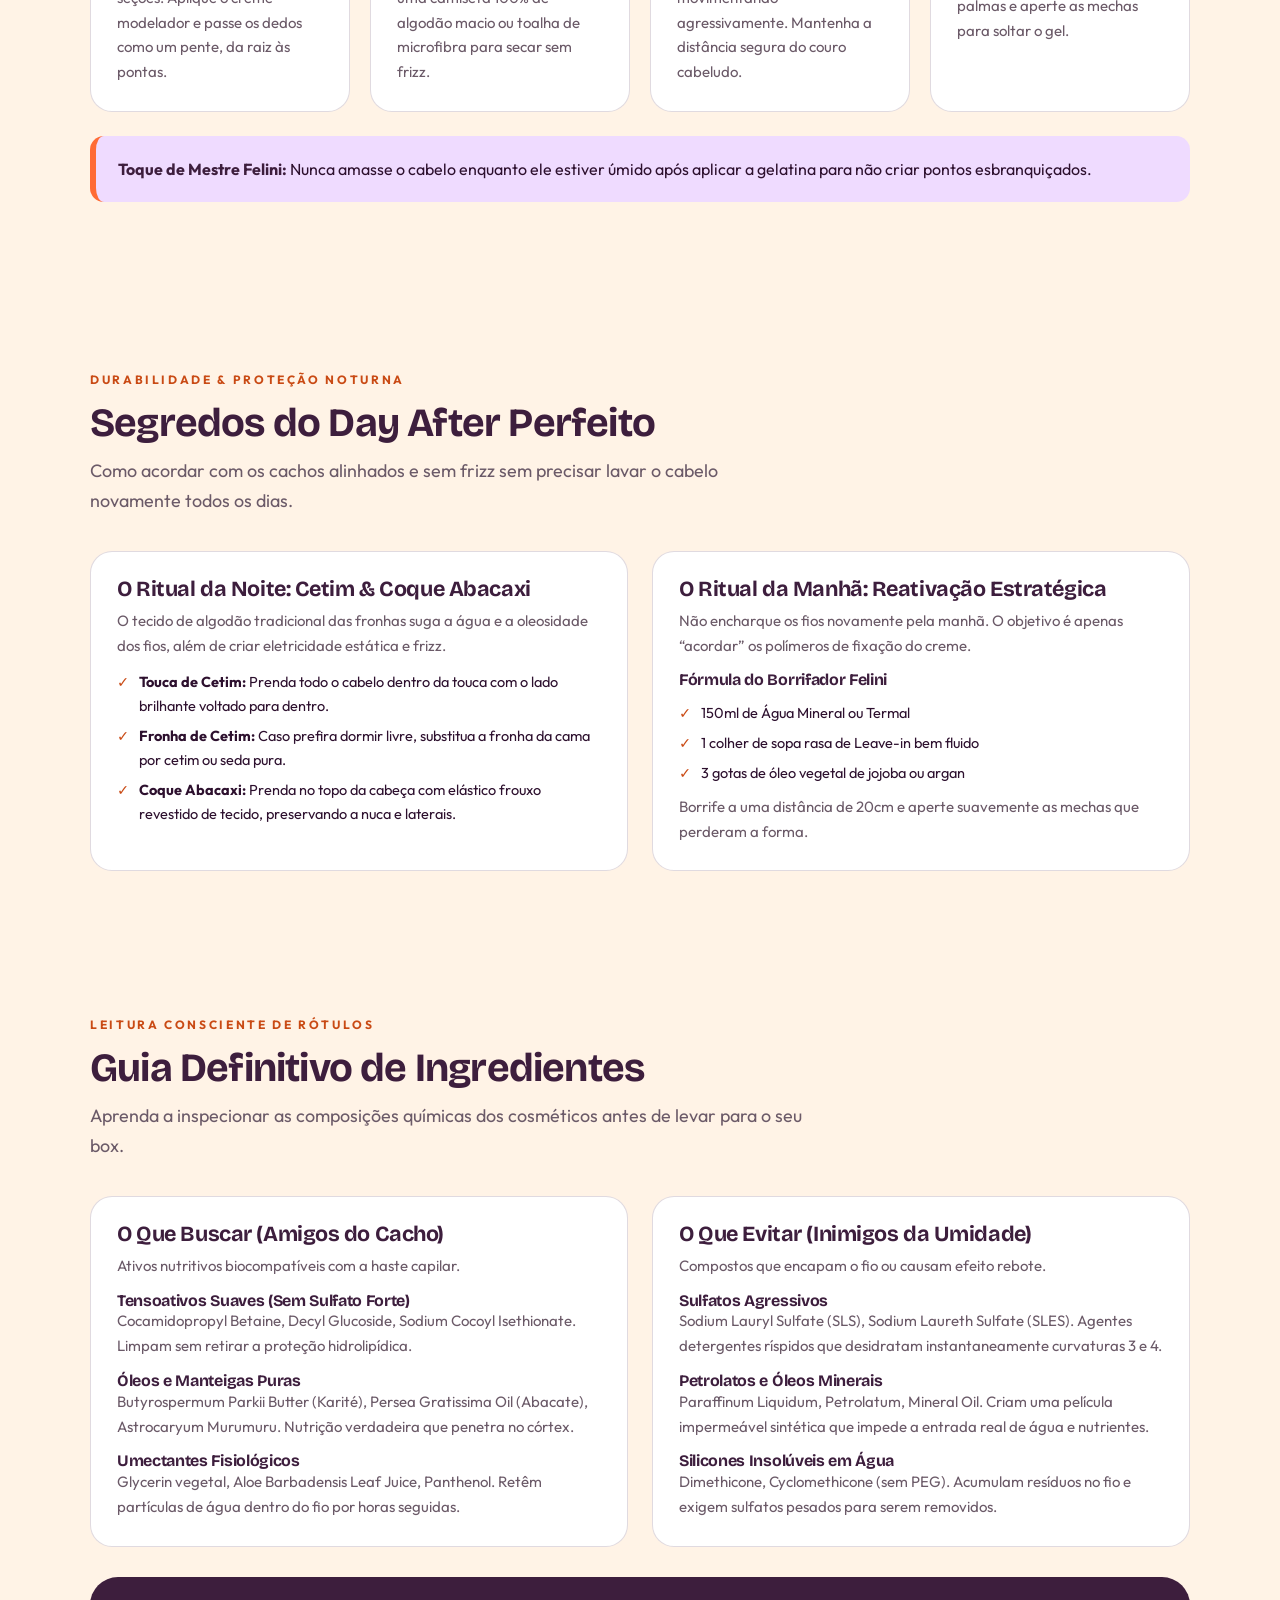
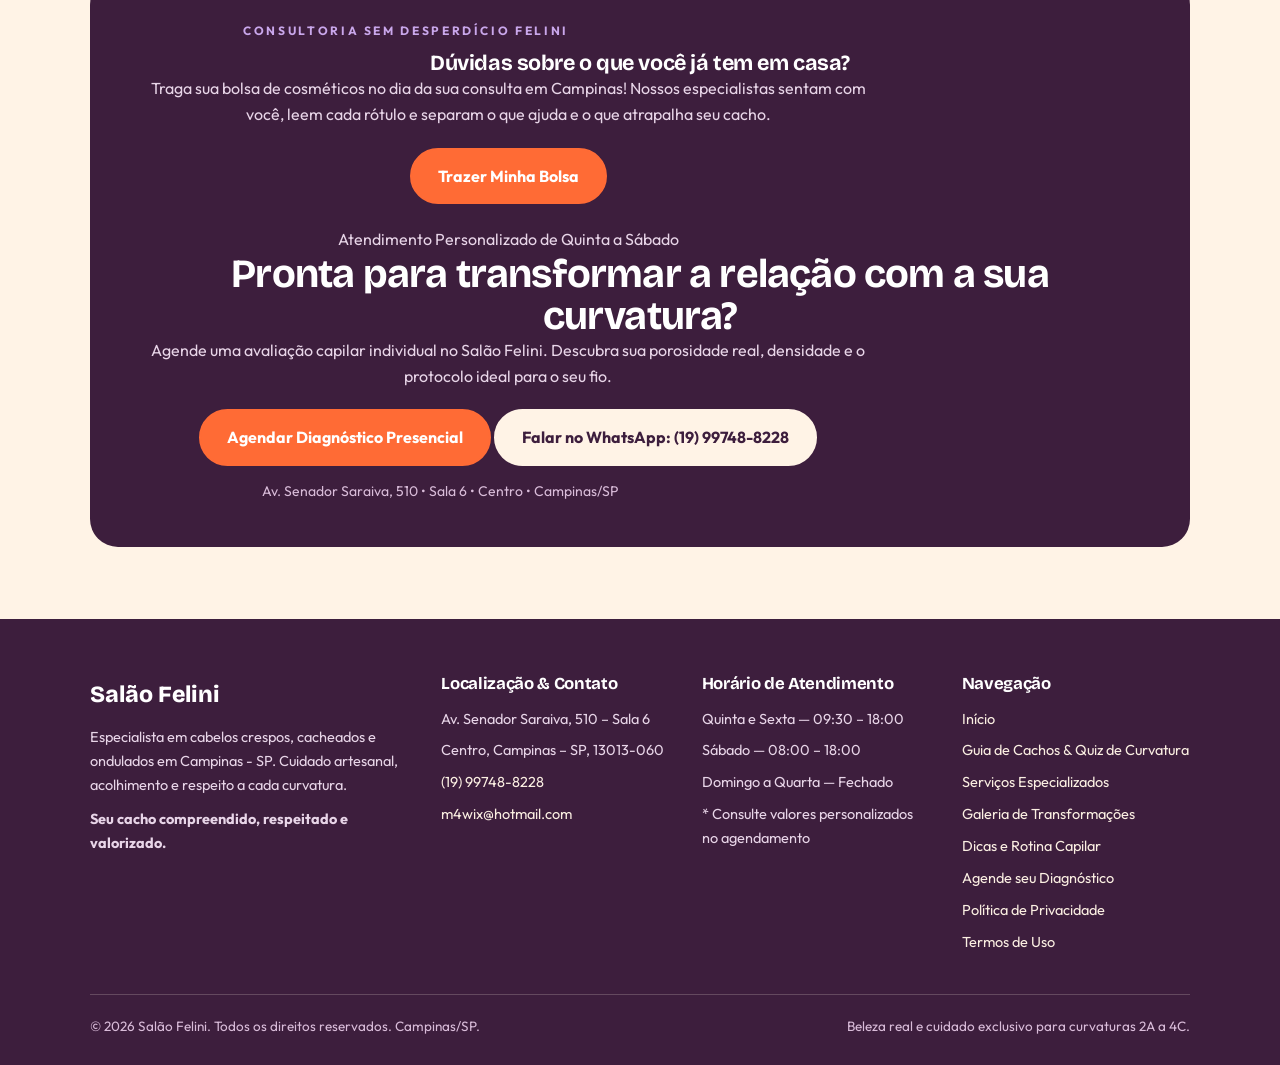
<file: cuidados.html>
<!DOCTYPE html>
<html lang="pt-BR">
<head>
<meta charset="UTF-8">
<meta name="viewport" content="width=device-width, initial-scale=1.0">
<title>Rotina & Dicas de Cuidados | Salão Felini Campinas | Salão Felini Campinas</title>
<meta name="description" content="Wash day, cronograma capilar, teste de porosidade, fitagem, day after e guia de ingredientes para curvaturas 2A a 4C.">
<meta property="og:title" content="Rotina & Dicas de Cuidados | Salão Felini Campinas | Salão Felini Campinas">
<meta property="og:description" content="Wash day, cronograma capilar, teste de porosidade, fitagem, day after e guia de ingredientes para curvaturas 2A a 4C.">
<meta property="og:type" content="website">
<link rel="stylesheet" href="assets/css/style.css">
<link rel="icon" href="data:image/svg+xml,<svg xmlns='http://www.w3.org/2000/svg' viewBox='0 0 100 100'><text y='.9em' font-size='90'>🌀</text></svg>">
</head>
<body>
<a class="skip" href="#conteudo">Pular para o conteúdo</a>
<div class="util"><div class="wrap"><span>Campinas, SP • Av. Senador Saraiva, 510 – Sala 6</span><span>Qui a Sáb</span><span>WhatsApp: <a href="https://wa.me/5519997488228">(19) 99748-8228</a></span></div></div>
<header class="site-header"><div class="wrap">
<a class="logo" href="index.html" aria-label="Salão Felini — Início"><svg viewBox="0 0 120 120" width="40" height="40" fill="none" aria-hidden="true"><path d="M60 10c22 0 34 14 34 32 0 14-10 24-22 24-9 0-16-6-16-14 0-6 5-11 11-11 5 0 8 3 8 7" stroke="#FF6B35" stroke-width="5" stroke-linecap="round"/><path d="M60 58c14 0 22 9 22 20 0 9-7 15-14 15-6 0-10-4-10-9 0-4 3-7 7-7" stroke="#C9A7EB" stroke-width="5" stroke-linecap="round"/><circle cx="60" cy="102" r="5" fill="#FF6B35"/></svg>Salão Felini</a>
<button class="nav-toggle" aria-expanded="false" aria-controls="main-nav">☰ Menu</button>
<nav class="main-nav" id="main-nav" aria-label="Navegação principal"><a href="index.html">Início</a><a href="cachos.html">Guia de Cachos & Quiz</a><a href="servicos.html">Serviços</a><a href="galeria.html">Antes & Depois</a><a href="equipe.html">Equipe</a><a href="cuidados.html" aria-current="page">Rotina & Dicas</a><a href="contato.html">Contato</a></nav>
<a class="btn header-cta" href="agendar.html"><span>Agendar</span> Horário</a>
</div></header>
<main id="conteudo">
<section class="hero"><div class="wrap">
<p class="eyebrow">Manual Exclusivo Felini • Curvaturas 2A a 4C</p>
<h1>Guia de Cuidados &amp; Rotina Capilar: Seu Cacho Saudável Todos os Dias.</h1>
<p class="lead">Liberdade é conhecer o comportamento natural da sua coroa. Descomplicamos os rituais caseiros para que o cuidado caiba na sua rotina.</p>
<div class="chips"><span class="chip">#LowPoo</span><span class="chip">#FitagemConsciente</span><span class="chip">#CachosReais</span><span class="chip">Campinas • SP</span></div>
<div class="callout"><b>AUTONOMIA CAPILAR</b><p style="margin-top:6px">Seu cacho não dá trabalho; ele exige compreensão e carinho técnico.</p></div>
<nav class="anchor-nav" aria-label="Etapas do guia"><span class="note" style="align-self:center"><strong>ETAPAS DO GUIA:</strong></span>
<a href="#washday">1. Wash Day</a><a href="#cronograma">2. Cronograma &amp; Curvaturas</a><a href="#fitagem">3. Fitagem &amp; Secagem</a><a href="#dayafter">4. Day After</a><a href="#ingredientes">Guia de Ingredientes</a></nav>
</div></section>

<section id="washday" style="padding-top:20px"><div class="wrap">
<div class="section-head"><p class="eyebrow">Passo a passo da lavagem</p><h2>O Wash Day Perfeito</h2>
<p class="lead">Higienizar sem ressecar: o equilíbrio entre a remoção de resíduos e a preservação da camada lipídica natural do fio.</p></div>
<div class="steps-num">
<div class="card"><span class="num">01</span><h4>Pré-Poo Protetor</h4><p>Aplique óleos vegetais 100% puros (como coco, semente de uva ou jojoba) nos fios secos 20 minutos antes da lavagem.</p><p class="tech" style="margin-top:10px;font-weight:700;color:var(--plum)">Dica Felini: Essencial para curvaturas 3C a 4C que tendem ao ressecamento nas pontas.</p></div>
<div class="card"><span class="num">02</span><h4>Limpeza Sem Sulfato</h4><p>Opte por fórmulas Low Poo ou cremes de limpeza Co-Wash com tensoativos suaves. Distribua o produto com as pontas dos dedos.</p><p class="tech" style="margin-top:10px;font-weight:700;color:var(--plum)">Atenção: Nunca esfregue as pontas do cabelo como se fosse tecido.</p></div>
<div class="card"><span class="num">03</span><h4>Massagem com a Polpa</h4><p>Massageie a raiz exclusivamente com as pontas e polpas dos dedos em movimentos circulares lentos.</p><p class="tech" style="margin-top:10px;font-weight:700;color:var(--plum)">Benefício Extra: Estimula a microcirculação sanguínea e fortalece os folículos capilares.</p></div>
<div class="card"><span class="num">04</span><h4>Água Morna a Fria</h4><p>Enxágue com abundância utilizando água em temperatura ambiente ou morna suave. A água quente desidrata e abre as cutículas.</p><p class="tech" style="margin-top:10px;font-weight:700;color:var(--plum)">Finalização: O último jato frio sela as cutículas e proporciona brilho espelhado.</p></div>
</div></div></section>

<section id="cronograma"><div class="wrap">
<div class="section-head"><p class="eyebrow">Saúde &amp; Resposta do Fio</p><h2>Cronograma Capilar Estruturado</h2>
<p class="lead">Descubra o que seu fio está pedindo de verdade. Sem excessos que sobrecarregam o cacho ou causam rigidez.</p></div>
<div class="card" style="margin-bottom:24px"><p class="eyebrow">Método Prático Felini</p><h3>Como Fazer o Teste de Porosidade</h3>
<p>Pegue um fio de cabelo limpo e seco que caiu naturalmente. Coloque-o em um copo com água filtrada e observe onde ele fica.</p>
<div class="grid3" style="margin-top:18px">
<div><b>FIO BOIOU</b><h4>Porosidade Baixa</h4><p>Cutículas seladas e resistentes. Foco máximo em Hidratação com calor suave para permitir a absorção.</p></div>
<div><b>MEIO DO COPO</b><h4>Porosidade Média</h4><p>Absorção equilibrada. Foco prioritário em Nutrição constante para manter a elasticidade em alta.</p></div>
<div><b>FIO AFUNDOU</b><h4>Porosidade Alta</h4><p>Cutículas abertas e sensibilizadas. Foco em Reconstrução com aminoácidos e selagem lipídica potente.</p></div>
</div></div>
<div class="grid3">
<div class="card"><h3>Hidratação (Reposição Hídrica)</h3><p>Devolve a umidade essencial e a maciez. O cacho ganha flexibilidade e movimento livre.</p><p style="margin-top:10px"><strong>Ativos-Chave:</strong> D-Pantenol, Babosa (Áloe Vera), Glicerina Vegetal, Extrato de Aveia e Ácido Hialurônico.</p><p class="dur">Frequência típica: 1 a 2 vezes por semana para todas as curvaturas.</p></div>
<div class="card"><h3>Nutrição (Reposição Lipídica)</h3><p>Recupera a gordura protetora natural. Elimina o aspecto áspero, sela as cutículas e combate o frizz.</p><p style="margin-top:10px"><strong>Manteigas &amp; Óleos:</strong> Manteiga de Karité, Manteiga de Murumuru, Óleo de Abacate, Argan e Macadâmia.</p><p class="dur">Frequência típica: 1 vez a cada 7 a 10 dias (intensificar em 3C a 4C).</p></div>
<div class="card"><h3>Reconstrução (Reposição de Massa)</h3><p>Restaura a queratina e a cadeia de proteínas perdidas em processos térmicos, sol ou descolorações.</p><p style="margin-top:10px"><strong>Ativos-Chave:</strong> Queratina Vegetal, Aminoácidos do Trigo, Arginina e Proteína da Soja.</p><p class="dur">Frequência cautelosa: Apenas a cada 15 a 30 dias para evitar efeito rebote (rigidez e quebra).</p></div>
</div>
<div class="card" style="margin-top:24px"><h3>Guia de Manteigas &amp; Densidades por Curvatura</h3>
<div class="grid3" style="margin-top:14px">
<div><b>Ondulados (2A, 2B, 2C)</b><p><strong>Fórmulas Leves.</strong> Exigem texturas fluidas para não pesar. Indicados: óleo de semente de uva, jojoba e manteiga leve de karité.</p></div>
<div><b>Cacheados (3A, 3B, 3C)</b><p><strong>Equilíbrio Médio.</strong> Boa absorção lipídica. Indicados: óleo de pracaxi, abacate e manteiga de murumuru ou cacau.</p></div>
<div><b>Crespos (4A, 4B, 4C)</b><p><strong>Nutrição Pura.</strong> Estrutura em zigue-zague com menor distribuição de oleosidade natural. Indicados: manteiga pura de karité e murumuru.</p></div>
</div></div>
</div></section>

<section id="fitagem"><div class="wrap">
<div class="section-head"><p class="eyebrow">Arte do Acabamento</p><h2>Finalização &amp; Fitagem Descomplicada</h2>
<p class="lead">A fitagem é uma técnica mecânica que separa os fios em pequenas fitas úmidas. O segredo está na quantidade de produto e no movimento.</p></div>
<div class="grid4">
<div class="card"><span class="num">A</span><h4>Fitagem Estruturada Mecha por Mecha</h4><p>Com o cabelo bem úmido (quase pingando), separe em seções. Aplique o creme modelador e passe os dedos como um pente, da raiz às pontas.</p></div>
<div class="card"><span class="num">B</span><h4>Técnica de Plopping Anti-Frizz</h4><p>Abandone a toalha convencional felpuda. Utilize uma camiseta 100% de algodão macio ou toalha de microfibra para secar sem frizz.</p></div>
<div class="card"><span class="num">C</span><h4>Difusor: Ar Morno e Velocidade Baixa</h4><p>Acomode as mechas na bacia do difusor sem ficar movimentando agressivamente. Mantenha a distância segura do couro cabeludo.</p></div>
<div class="card"><span class="num">D</span><h4>Quebra do “Durinho do Gel”</h4><p>Quando os fios estiverem 100% secos, pingue 3 a 4 gotas de óleo reparador vegetal nas palmas e aperte as mechas para soltar o gel.</p></div>
</div>
<div class="callout"><b>Toque de Mestre Felini:</b> Nunca amasse o cabelo enquanto ele estiver úmido após aplicar a gelatina para não criar pontos esbranquiçados.</div>
</div></section>

<section id="dayafter"><div class="wrap">
<div class="section-head"><p class="eyebrow">Durabilidade &amp; Proteção Noturna</p><h2>Segredos do Day After Perfeito</h2>
<p class="lead">Como acordar com os cachos alinhados e sem frizz sem precisar lavar o cabelo novamente todos os dias.</p></div>
<div class="grid2">
<div class="card"><h3>O Ritual da Noite: Cetim &amp; Coque Abacaxi</h3><p>O tecido de algodão tradicional das fronhas suga a água e a oleosidade dos fios, além de criar eletricidade estática e frizz.</p>
<ul><li><strong>Touca de Cetim:</strong> Prenda todo o cabelo dentro da touca com o lado brilhante voltado para dentro.</li>
<li><strong>Fronha de Cetim:</strong> Caso prefira dormir livre, substitua a fronha da cama por cetim ou seda pura.</li>
<li><strong>Coque Abacaxi:</strong> Prenda no topo da cabeça com elástico frouxo revestido de tecido, preservando a nuca e laterais.</li></ul></div>
<div class="card"><h3>O Ritual da Manhã: Reativação Estratégica</h3><p>Não encharque os fios novamente pela manhã. O objetivo é apenas “acordar” os polímeros de fixação do creme.</p>
<h4 style="margin-top:14px">Fórmula do Borrifador Felini</h4>
<ul><li>150ml de Água Mineral ou Termal</li><li>1 colher de sopa rasa de Leave-in bem fluido</li><li>3 gotas de óleo vegetal de jojoba ou argan</li></ul>
<p style="margin-top:10px">Borrife a uma distância de 20cm e aperte suavemente as mechas que perderam a forma.</p></div>
</div></div></section>

<section id="ingredientes"><div class="wrap">
<div class="section-head"><p class="eyebrow">Leitura Consciente de Rótulos</p><h2>Guia Definitivo de Ingredientes</h2>
<p class="lead">Aprenda a inspecionar as composições químicas dos cosméticos antes de levar para o seu box.</p></div>
<div class="grid2">
<div class="card"><h3>O Que Buscar (Amigos do Cacho)</h3><p>Ativos nutritivos biocompatíveis com a haste capilar.</p>
<h4 style="margin-top:14px">Tensoativos Suaves (Sem Sulfato Forte)</h4><p>Cocamidopropyl Betaine, Decyl Glucoside, Sodium Cocoyl Isethionate. Limpam sem retirar a proteção hidrolipídica.</p>
<h4 style="margin-top:14px">Óleos e Manteigas Puras</h4><p>Butyrospermum Parkii Butter (Karité), Persea Gratissima Oil (Abacate), Astrocaryum Murumuru. Nutrição verdadeira que penetra no córtex.</p>
<h4 style="margin-top:14px">Umectantes Fisiológicos</h4><p>Glycerin vegetal, Aloe Barbadensis Leaf Juice, Panthenol. Retêm partículas de água dentro do fio por horas seguidas.</p></div>
<div class="card"><h3>O Que Evitar (Inimigos da Umidade)</h3><p>Compostos que encapam o fio ou causam efeito rebote.</p>
<h4 style="margin-top:14px">Sulfatos Agressivos</h4><p>Sodium Lauryl Sulfate (SLS), Sodium Laureth Sulfate (SLES). Agentes detergentes ríspidos que desidratam instantaneamente curvaturas 3 e 4.</p>
<h4 style="margin-top:14px">Petrolatos e Óleos Minerais</h4><p>Paraffinum Liquidum, Petrolatum, Mineral Oil. Criam uma película impermeável sintética que impede a entrada real de água e nutrientes.</p>
<h4 style="margin-top:14px">Silicones Insolúveis em Água</h4><p>Dimethicone, Cyclomethicone (sem PEG). Acumulam resíduos no fio e exigem sulfatos pesados para serem removidos.</p></div>
</div>
<div class="band" style="margin-top:30px;text-align:center"><p class="eyebrow" style="color:var(--lilac)">Consultoria sem desperdício Felini</p>
<h3>Dúvidas sobre o que você já tem em casa?</h3>
<p>Traga sua bolsa de cosméticos no dia da sua consulta em Campinas! Nossos especialistas sentam com você, leem cada rótulo e separam o que ajuda e o que atrapalha seu cacho.</p>
<p><a class="btn" href="contato.html">Trazer Minha Bolsa</a></p>
<p style="margin-top:22px">Atendimento Personalizado de Quinta a Sábado</p>
<h2>Pronta para transformar a relação com a sua curvatura?</h2>
<p>Agende uma avaliação capilar individual no Salão Felini. Descubra sua porosidade real, densidade e o protocolo ideal para o seu fio.</p>
<p><a class="btn" href="agendar.html">Agendar Diagnóstico Presencial</a> <a class="btn cream" href="https://wa.me/5519997488228">Falar no WhatsApp: (19) 99748-8228</a></p>
<p class="note" style="color:#d9bcd9;margin-top:14px">Av. Senador Saraiva, 510 • Sala 6 • Centro • Campinas/SP</p></div>
</div></section>
</main>
<footer><div class="wrap">
<div class="foot-grid">
<div><a class="logo" href="index.html" style="color:#fff">Salão Felini</a>
<p style="margin-top:12px">Especialista em cabelos crespos, cacheados e ondulados em Campinas - SP. Cuidado artesanal, acolhimento e respeito a cada curvatura.</p>
<p style="margin-top:10px"><strong>Seu cacho compreendido, respeitado e valorizado.</strong></p></div>
<div><h4>Localização &amp; Contato</h4><ul>
<li>Av. Senador Saraiva, 510 – Sala 6</li>
<li>Centro, Campinas – SP, 13013-060</li>
<li><a href="tel:+5519997488228">(19) 99748-8228</a></li>
<li><a href="mailto:m4wix@hotmail.com">m4wix@hotmail.com</a></li></ul></div>
<div><h4>Horário de Atendimento</h4><ul>
<li>Quinta e Sexta — 09:30 – 18:00</li>
<li>Sábado — 08:00 – 18:00</li>
<li>Domingo a Quarta — Fechado</li>
<li>* Consulte valores personalizados no agendamento</li></ul></div>
<div><h4>Navegação</h4><ul>
<li><a href="index.html">Início</a></li>
<li><a href="cachos.html">Guia de Cachos &amp; Quiz de Curvatura</a></li>
<li><a href="servicos.html">Serviços Especializados</a></li>
<li><a href="galeria.html">Galeria de Transformações</a></li>
<li><a href="cuidados.html">Dicas e Rotina Capilar</a></li>
<li><a href="agendar.html">Agende seu Diagnóstico</a></li>
<li><a href="privacidade.html">Política de Privacidade</a></li>
<li><a href="termos.html">Termos de Uso</a></li></ul></div>
</div>
<div class="foot-bottom"><span>© 2026 Salão Felini. Todos os direitos reservados. Campinas/SP.</span><span>Beleza real e cuidado exclusivo para curvaturas 2A a 4C.</span></div>
</div></footer>
<a class="btn sticky-pill" href="agendar.html">Agendar Horário</a>
<script src="assets/js/main.js"></script>
</body>
</html>
</file>
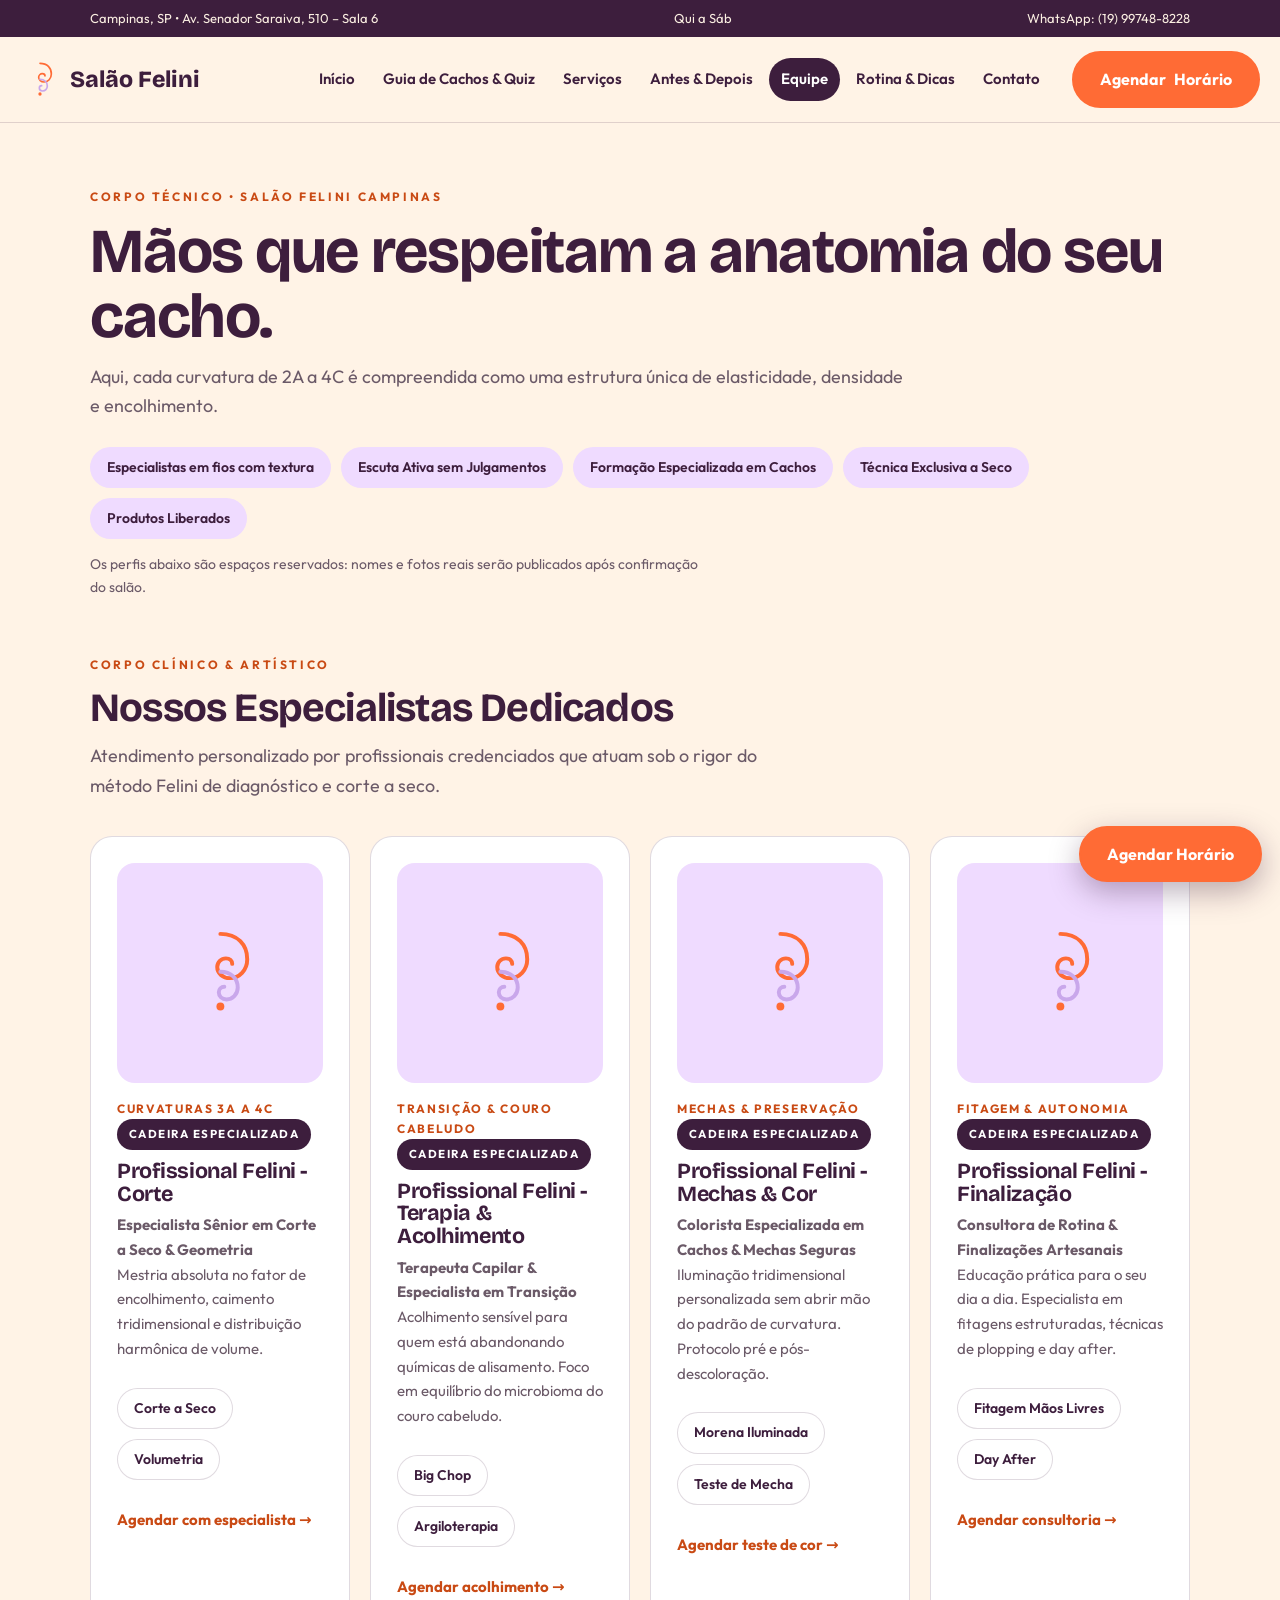
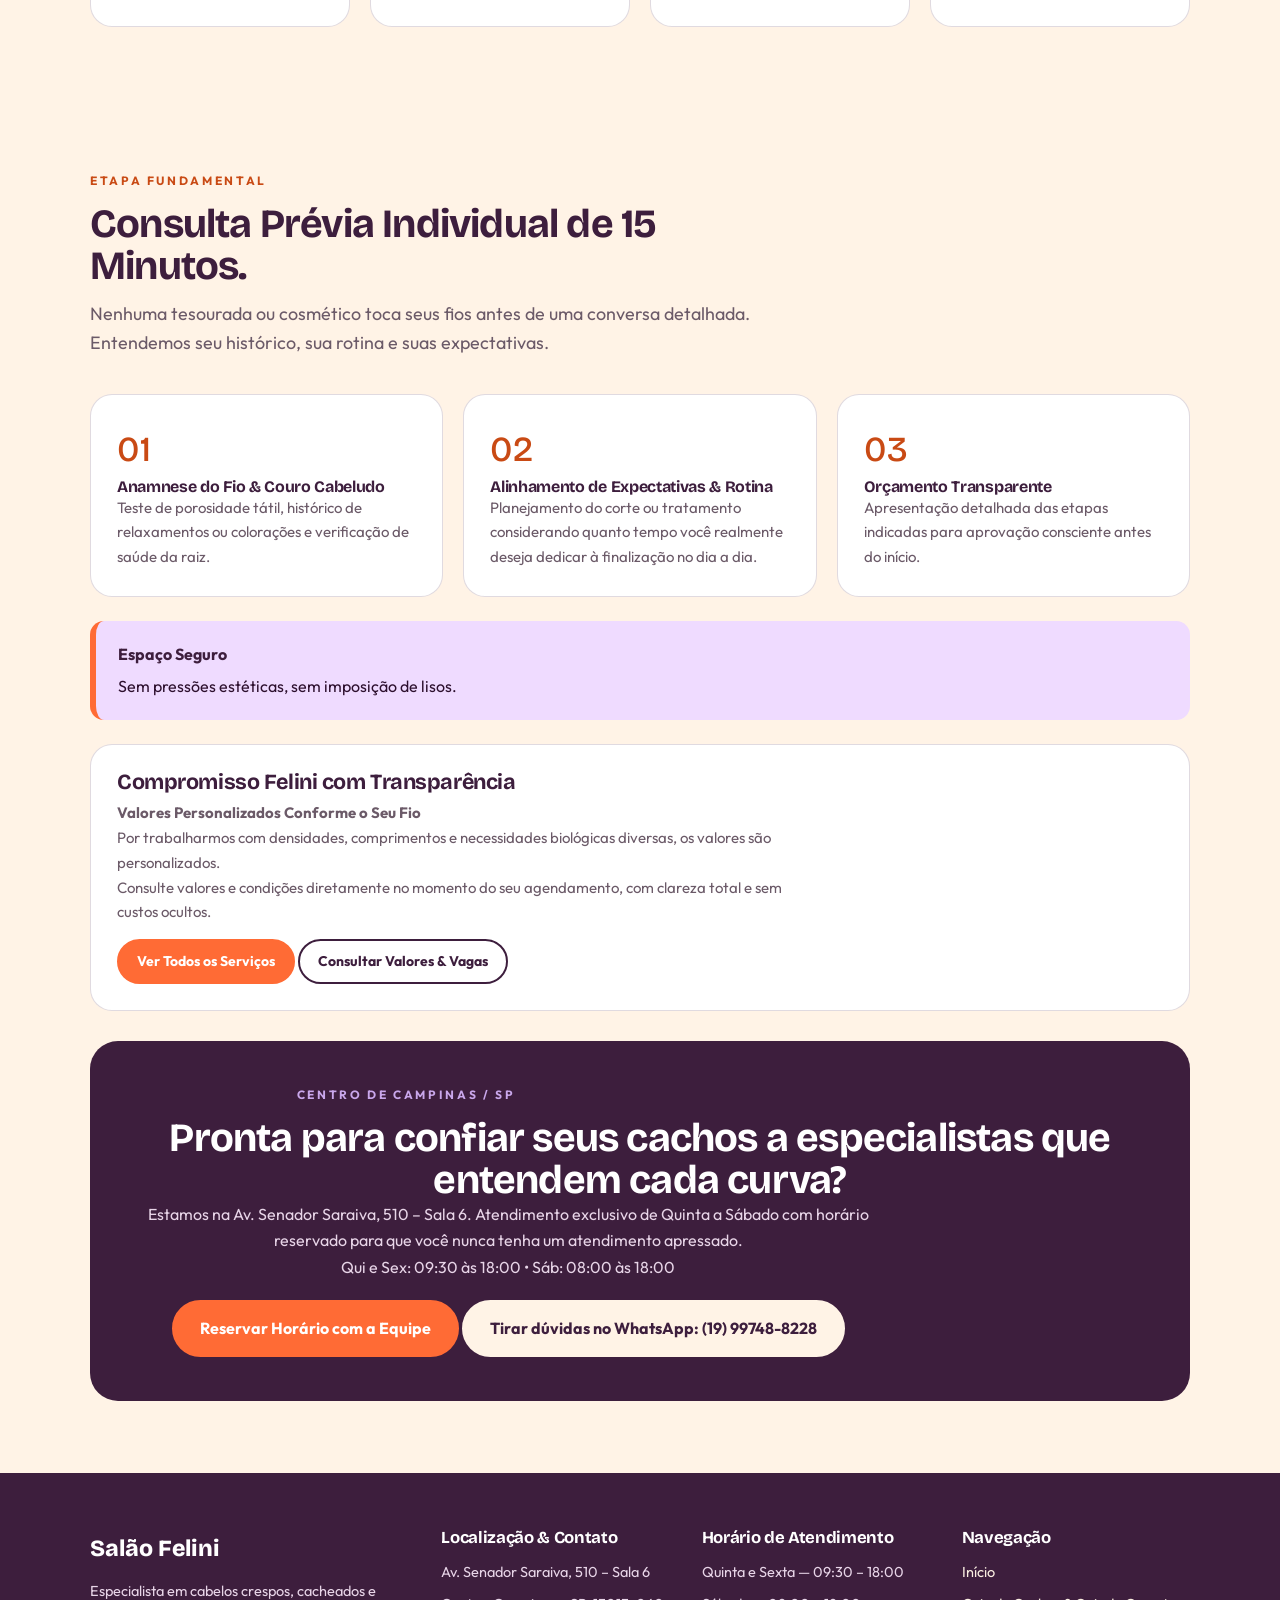
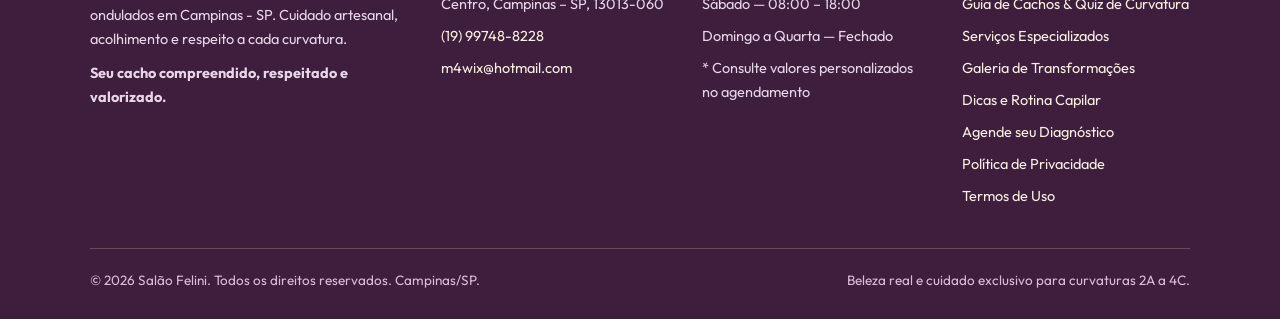
<file: equipe.html>
<!DOCTYPE html>
<html lang="pt-BR">
<head>
<meta charset="UTF-8">
<meta name="viewport" content="width=device-width, initial-scale=1.0">
<title>Equipe & Especialistas | Salão Felini Campinas | Salão Felini Campinas</title>
<meta name="description" content="Especialistas em corte a seco, transição capilar, mechas seguras e finalização para curvaturas 2A a 4C.">
<meta property="og:title" content="Equipe & Especialistas | Salão Felini Campinas | Salão Felini Campinas">
<meta property="og:description" content="Especialistas em corte a seco, transição capilar, mechas seguras e finalização para curvaturas 2A a 4C.">
<meta property="og:type" content="website">
<link rel="stylesheet" href="assets/css/style.css">
<link rel="icon" href="data:image/svg+xml,<svg xmlns='http://www.w3.org/2000/svg' viewBox='0 0 100 100'><text y='.9em' font-size='90'>🌀</text></svg>">
</head>
<body>
<a class="skip" href="#conteudo">Pular para o conteúdo</a>
<div class="util"><div class="wrap"><span>Campinas, SP • Av. Senador Saraiva, 510 – Sala 6</span><span>Qui a Sáb</span><span>WhatsApp: <a href="https://wa.me/5519997488228">(19) 99748-8228</a></span></div></div>
<header class="site-header"><div class="wrap">
<a class="logo" href="index.html" aria-label="Salão Felini — Início"><svg viewBox="0 0 120 120" width="40" height="40" fill="none" aria-hidden="true"><path d="M60 10c22 0 34 14 34 32 0 14-10 24-22 24-9 0-16-6-16-14 0-6 5-11 11-11 5 0 8 3 8 7" stroke="#FF6B35" stroke-width="5" stroke-linecap="round"/><path d="M60 58c14 0 22 9 22 20 0 9-7 15-14 15-6 0-10-4-10-9 0-4 3-7 7-7" stroke="#C9A7EB" stroke-width="5" stroke-linecap="round"/><circle cx="60" cy="102" r="5" fill="#FF6B35"/></svg>Salão Felini</a>
<button class="nav-toggle" aria-expanded="false" aria-controls="main-nav">☰ Menu</button>
<nav class="main-nav" id="main-nav" aria-label="Navegação principal"><a href="index.html">Início</a><a href="cachos.html">Guia de Cachos & Quiz</a><a href="servicos.html">Serviços</a><a href="galeria.html">Antes & Depois</a><a href="equipe.html" aria-current="page">Equipe</a><a href="cuidados.html">Rotina & Dicas</a><a href="contato.html">Contato</a></nav>
<a class="btn header-cta" href="agendar.html"><span>Agendar</span> Horário</a>
</div></header>
<main id="conteudo">
<section class="hero"><div class="wrap">
<p class="eyebrow">Corpo Técnico • Salão Felini Campinas</p>
<h1>Mãos que respeitam a anatomia do seu cacho.</h1>
<p class="lead">Aqui, cada curvatura de 2A a 4C é compreendida como uma estrutura única de elasticidade, densidade e encolhimento.</p>
<div class="chips"><span class="chip lilac">Especialistas em fios com textura</span><span class="chip lilac">Escuta Ativa sem Julgamentos</span><span class="chip lilac">Formação Especializada em Cachos</span><span class="chip lilac">Técnica Exclusiva a Seco</span><span class="chip lilac">Produtos Liberados</span></div>
<p class="note" style="margin-top:14px">Os perfis abaixo são espaços reservados: nomes e fotos reais serão publicados após confirmação do salão.</p>
</div></section>
<section style="padding-top:0"><div class="wrap">
<div class="section-head"><p class="eyebrow">Corpo Clínico &amp; Artístico</p><h2>Nossos Especialistas Dedicados</h2>
<p class="lead">Atendimento personalizado por profissionais credenciados que atuam sob o rigor do método Felini de diagnóstico e corte a seco.</p></div>
<div class="grid4">
<article class="card"><div class="team-photo"><svg viewBox="0 0 120 120" fill="none" aria-hidden="true"><path d="M60 10c22 0 34 14 34 32 0 14-10 24-22 24-9 0-16-6-16-14 0-6 5-11 11-11 5 0 8 3 8 7" stroke="#FF6B35" stroke-width="5" stroke-linecap="round"/><path d="M60 58c14 0 22 9 22 20 0 9-7 15-14 15-6 0-10-4-10-9 0-4 3-7 7-7" stroke="#C9A7EB" stroke-width="5" stroke-linecap="round"/><circle cx="60" cy="102" r="5" fill="#FF6B35"/></svg><span class="sr-only" style="position:absolute;left:-9999px">Foto de perfil — espaço reservado</span></div>
<p class="tag">Curvaturas 3A a 4C</p><span class="badge">Cadeira Especializada</span>
<h3>Profissional Felini - Corte</h3><p><strong>Especialista Sênior em Corte a Seco &amp; Geometria</strong></p><p>Mestria absoluta no fator de encolhimento, caimento tridimensional e distribuição harmônica de volume.</p>
<div class="chips"><span class="chip">Corte a Seco</span><span class="chip">Volumetria</span></div>
<p style="margin-top:16px"><a class="card-link" href="agendar.html">Agendar com especialista →</a></p></article>
<article class="card"><div class="team-photo"><svg viewBox="0 0 120 120" fill="none" aria-hidden="true"><path d="M60 10c22 0 34 14 34 32 0 14-10 24-22 24-9 0-16-6-16-14 0-6 5-11 11-11 5 0 8 3 8 7" stroke="#FF6B35" stroke-width="5" stroke-linecap="round"/><path d="M60 58c14 0 22 9 22 20 0 9-7 15-14 15-6 0-10-4-10-9 0-4 3-7 7-7" stroke="#C9A7EB" stroke-width="5" stroke-linecap="round"/><circle cx="60" cy="102" r="5" fill="#FF6B35"/></svg><span class="sr-only" style="position:absolute;left:-9999px">Foto de perfil — espaço reservado</span></div>
<p class="tag">Transição &amp; Couro Cabeludo</p><span class="badge">Cadeira Especializada</span>
<h3>Profissional Felini - Terapia &amp; Acolhimento</h3><p><strong>Terapeuta Capilar &amp; Especialista em Transição</strong></p><p>Acolhimento sensível para quem está abandonando químicas de alisamento. Foco em equilíbrio do microbioma do couro cabeludo.</p>
<div class="chips"><span class="chip">Big Chop</span><span class="chip">Argiloterapia</span></div>
<p style="margin-top:16px"><a class="card-link" href="agendar.html">Agendar acolhimento →</a></p></article>
<article class="card"><div class="team-photo"><svg viewBox="0 0 120 120" fill="none" aria-hidden="true"><path d="M60 10c22 0 34 14 34 32 0 14-10 24-22 24-9 0-16-6-16-14 0-6 5-11 11-11 5 0 8 3 8 7" stroke="#FF6B35" stroke-width="5" stroke-linecap="round"/><path d="M60 58c14 0 22 9 22 20 0 9-7 15-14 15-6 0-10-4-10-9 0-4 3-7 7-7" stroke="#C9A7EB" stroke-width="5" stroke-linecap="round"/><circle cx="60" cy="102" r="5" fill="#FF6B35"/></svg><span class="sr-only" style="position:absolute;left:-9999px">Foto de perfil — espaço reservado</span></div>
<p class="tag">Mechas &amp; Preservação</p><span class="badge">Cadeira Especializada</span>
<h3>Profissional Felini - Mechas &amp; Cor</h3><p><strong>Colorista Especializada em Cachos &amp; Mechas Seguras</strong></p><p>Iluminação tridimensional personalizada sem abrir mão do padrão de curvatura. Protocolo pré e pós-descoloração.</p>
<div class="chips"><span class="chip">Morena Iluminada</span><span class="chip">Teste de Mecha</span></div>
<p style="margin-top:16px"><a class="card-link" href="agendar.html">Agendar teste de cor →</a></p></article>
<article class="card"><div class="team-photo"><svg viewBox="0 0 120 120" fill="none" aria-hidden="true"><path d="M60 10c22 0 34 14 34 32 0 14-10 24-22 24-9 0-16-6-16-14 0-6 5-11 11-11 5 0 8 3 8 7" stroke="#FF6B35" stroke-width="5" stroke-linecap="round"/><path d="M60 58c14 0 22 9 22 20 0 9-7 15-14 15-6 0-10-4-10-9 0-4 3-7 7-7" stroke="#C9A7EB" stroke-width="5" stroke-linecap="round"/><circle cx="60" cy="102" r="5" fill="#FF6B35"/></svg><span class="sr-only" style="position:absolute;left:-9999px">Foto de perfil — espaço reservado</span></div>
<p class="tag">Fitagem &amp; Autonomia</p><span class="badge">Cadeira Especializada</span>
<h3>Profissional Felini - Finalização</h3><p><strong>Consultora de Rotina &amp; Finalizações Artesanais</strong></p><p>Educação prática para o seu dia a dia. Especialista em fitagens estruturadas, técnicas de plopping e day after.</p>
<div class="chips"><span class="chip">Fitagem Mãos Livres</span><span class="chip">Day After</span></div>
<p style="margin-top:16px"><a class="card-link" href="agendar.html">Agendar consultoria →</a></p></article>
</div>
</div></section>
<section><div class="wrap">
<div class="section-head"><p class="eyebrow">Etapa Fundamental</p><h2>Consulta Prévia Individual de 15 Minutos.</h2>
<p class="lead">Nenhuma tesourada ou cosmético toca seus fios antes de uma conversa detalhada. Entendemos seu histórico, sua rotina e suas expectativas.</p></div>
<div class="steps-num">
<div class="card"><span class="num">01</span><h4>Anamnese do Fio &amp; Couro Cabeludo</h4><p>Teste de porosidade tátil, histórico de relaxamentos ou colorações e verificação de saúde da raiz.</p></div>
<div class="card"><span class="num">02</span><h4>Alinhamento de Expectativas &amp; Rotina</h4><p>Planejamento do corte ou tratamento considerando quanto tempo você realmente deseja dedicar à finalização no dia a dia.</p></div>
<div class="card"><span class="num">03</span><h4>Orçamento Transparente</h4><p>Apresentação detalhada das etapas indicadas para aprovação consciente antes do início.</p></div>
</div>
<div class="callout"><b>Espaço Seguro</b><p style="margin-top:6px">Sem pressões estéticas, sem imposição de lisos.</p></div>
<div class="card"><h3>Compromisso Felini com Transparência</h3><p><strong>Valores Personalizados Conforme o Seu Fio</strong></p>
<p>Por trabalharmos com densidades, comprimentos e necessidades biológicas diversas, os valores são personalizados.</p>
<p>Consulte valores e condições diretamente no momento do seu agendamento, com clareza total e sem custos ocultos.</p>
<p style="margin-top:14px"><a class="btn small" href="servicos.html">Ver Todos os Serviços</a> <a class="btn small ghost" href="https://wa.me/5519997488228">Consultar Valores &amp; Vagas</a></p></div>
<div class="band" style="margin-top:30px;text-align:center"><p class="eyebrow" style="color:var(--lilac)">Centro de Campinas / SP</p>
<h2>Pronta para confiar seus cachos a especialistas que entendem cada curva?</h2>
<p>Estamos na Av. Senador Saraiva, 510 – Sala 6. Atendimento exclusivo de Quinta a Sábado com horário reservado para que você nunca tenha um atendimento apressado.</p>
<p>Qui e Sex: 09:30 às 18:00 • Sáb: 08:00 às 18:00</p>
<p><a class="btn" href="agendar.html">Reservar Horário com a Equipe</a> <a class="btn cream" href="https://wa.me/5519997488228">Tirar dúvidas no WhatsApp: (19) 99748-8228</a></p></div>
</div></section>
</main>
<footer><div class="wrap">
<div class="foot-grid">
<div><a class="logo" href="index.html" style="color:#fff">Salão Felini</a>
<p style="margin-top:12px">Especialista em cabelos crespos, cacheados e ondulados em Campinas - SP. Cuidado artesanal, acolhimento e respeito a cada curvatura.</p>
<p style="margin-top:10px"><strong>Seu cacho compreendido, respeitado e valorizado.</strong></p></div>
<div><h4>Localização &amp; Contato</h4><ul>
<li>Av. Senador Saraiva, 510 – Sala 6</li>
<li>Centro, Campinas – SP, 13013-060</li>
<li><a href="tel:+5519997488228">(19) 99748-8228</a></li>
<li><a href="mailto:m4wix@hotmail.com">m4wix@hotmail.com</a></li></ul></div>
<div><h4>Horário de Atendimento</h4><ul>
<li>Quinta e Sexta — 09:30 – 18:00</li>
<li>Sábado — 08:00 – 18:00</li>
<li>Domingo a Quarta — Fechado</li>
<li>* Consulte valores personalizados no agendamento</li></ul></div>
<div><h4>Navegação</h4><ul>
<li><a href="index.html">Início</a></li>
<li><a href="cachos.html">Guia de Cachos &amp; Quiz de Curvatura</a></li>
<li><a href="servicos.html">Serviços Especializados</a></li>
<li><a href="galeria.html">Galeria de Transformações</a></li>
<li><a href="cuidados.html">Dicas e Rotina Capilar</a></li>
<li><a href="agendar.html">Agende seu Diagnóstico</a></li>
<li><a href="privacidade.html">Política de Privacidade</a></li>
<li><a href="termos.html">Termos de Uso</a></li></ul></div>
</div>
<div class="foot-bottom"><span>© 2026 Salão Felini. Todos os direitos reservados. Campinas/SP.</span><span>Beleza real e cuidado exclusivo para curvaturas 2A a 4C.</span></div>
</div></footer>
<a class="btn sticky-pill" href="agendar.html">Agendar Horário</a>
<script src="assets/js/main.js"></script>
</body>
</html>
</file>
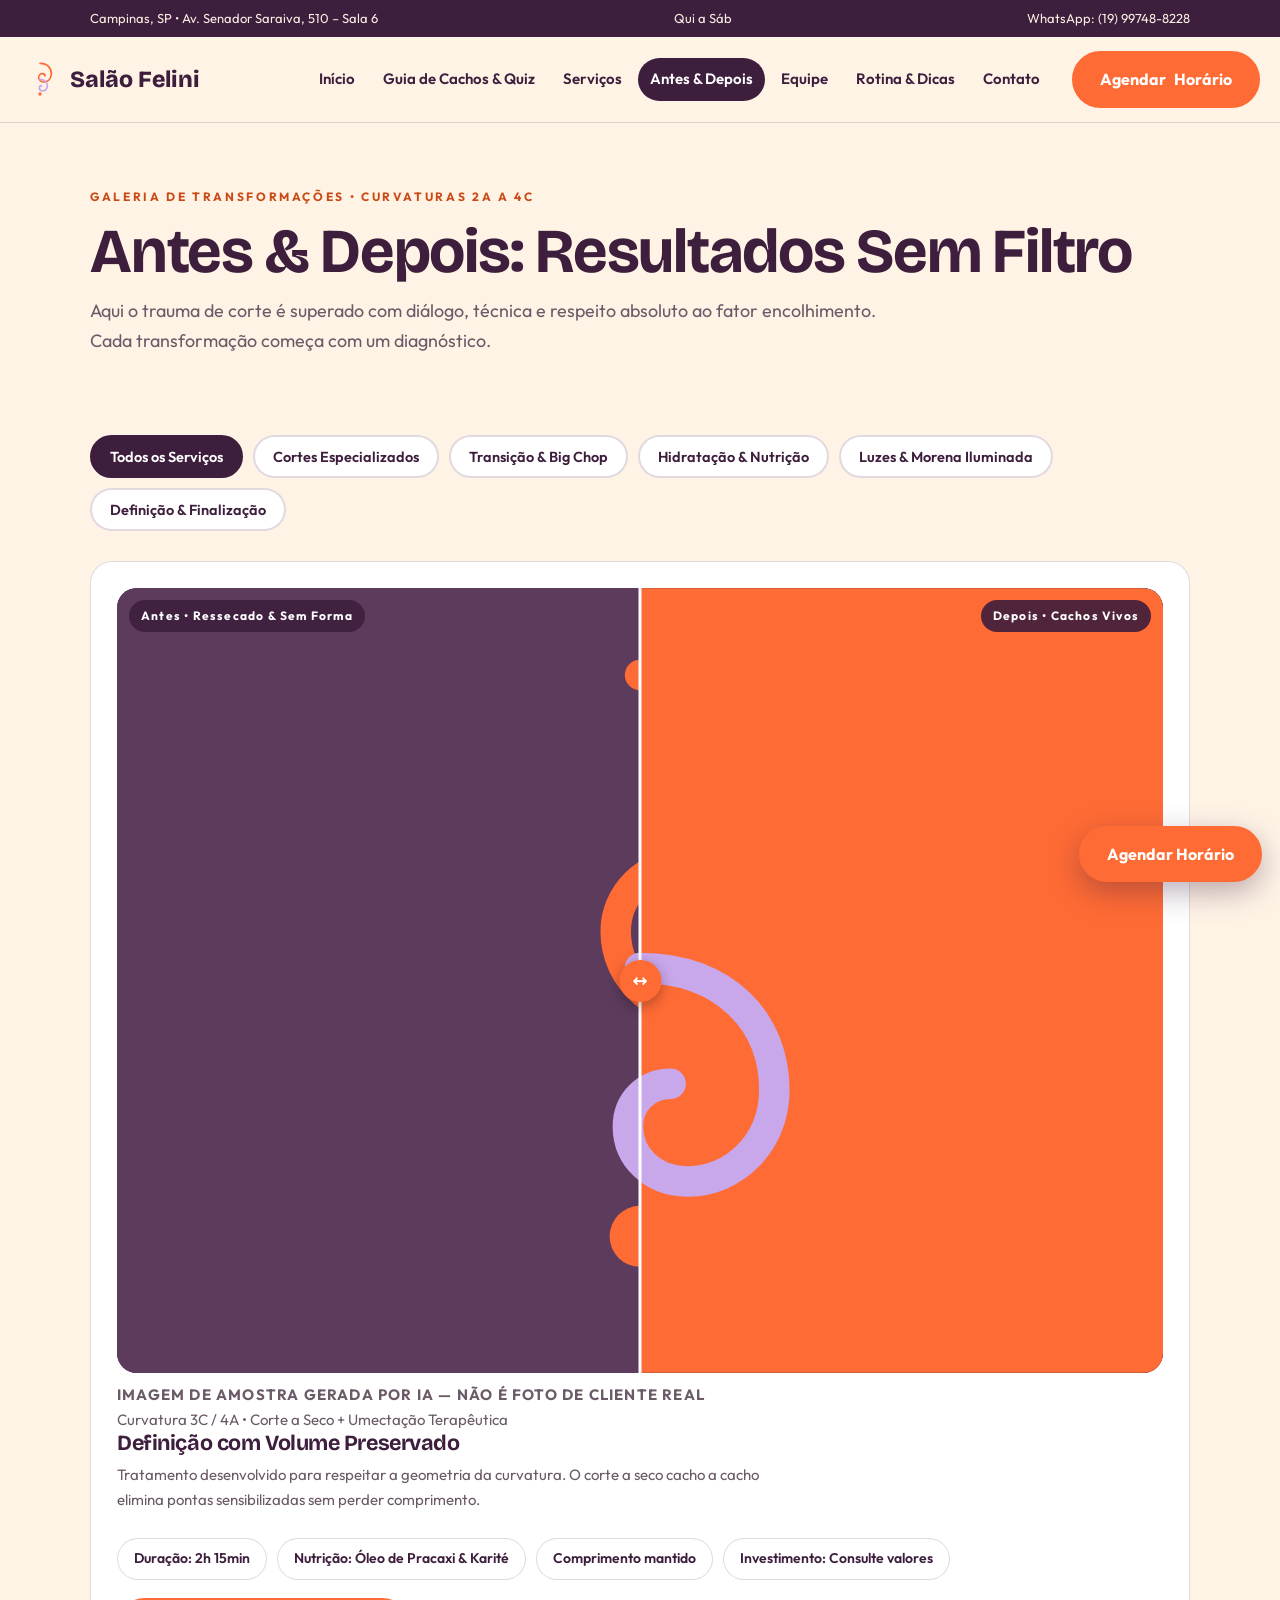
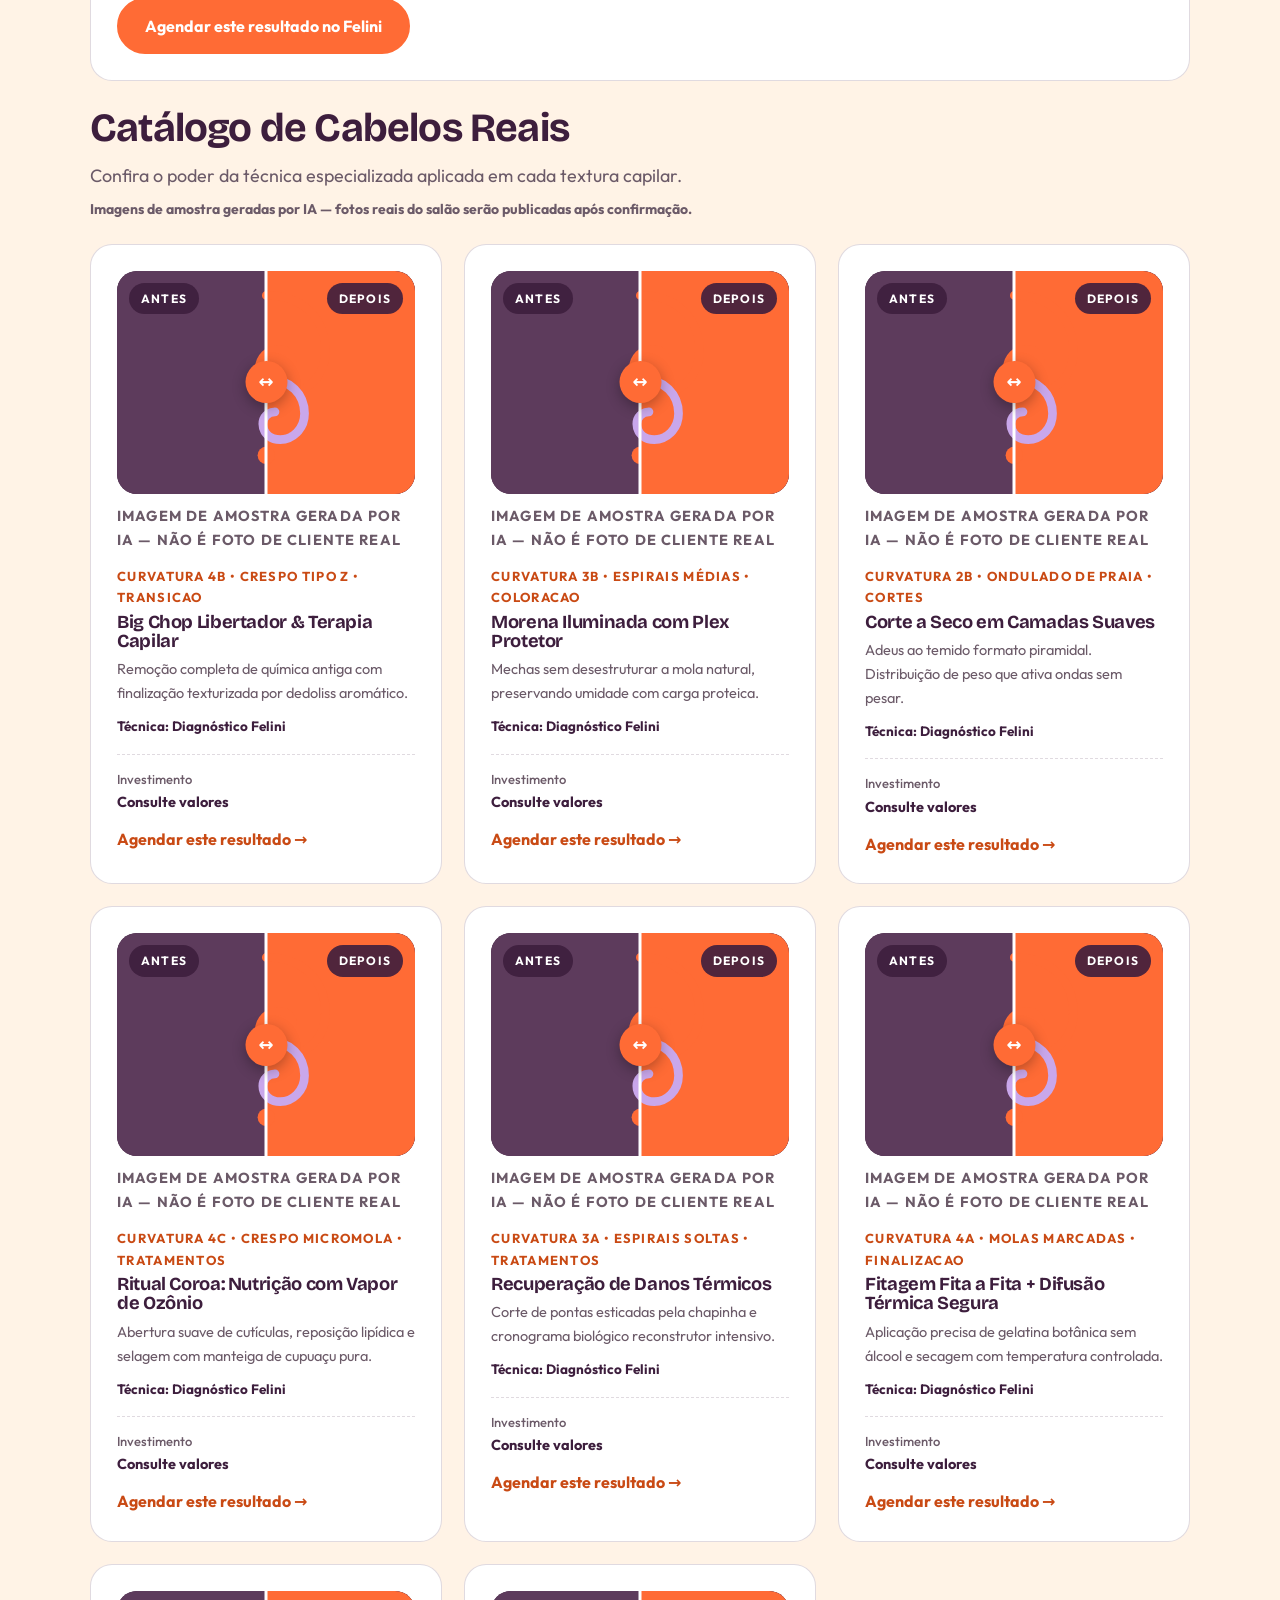
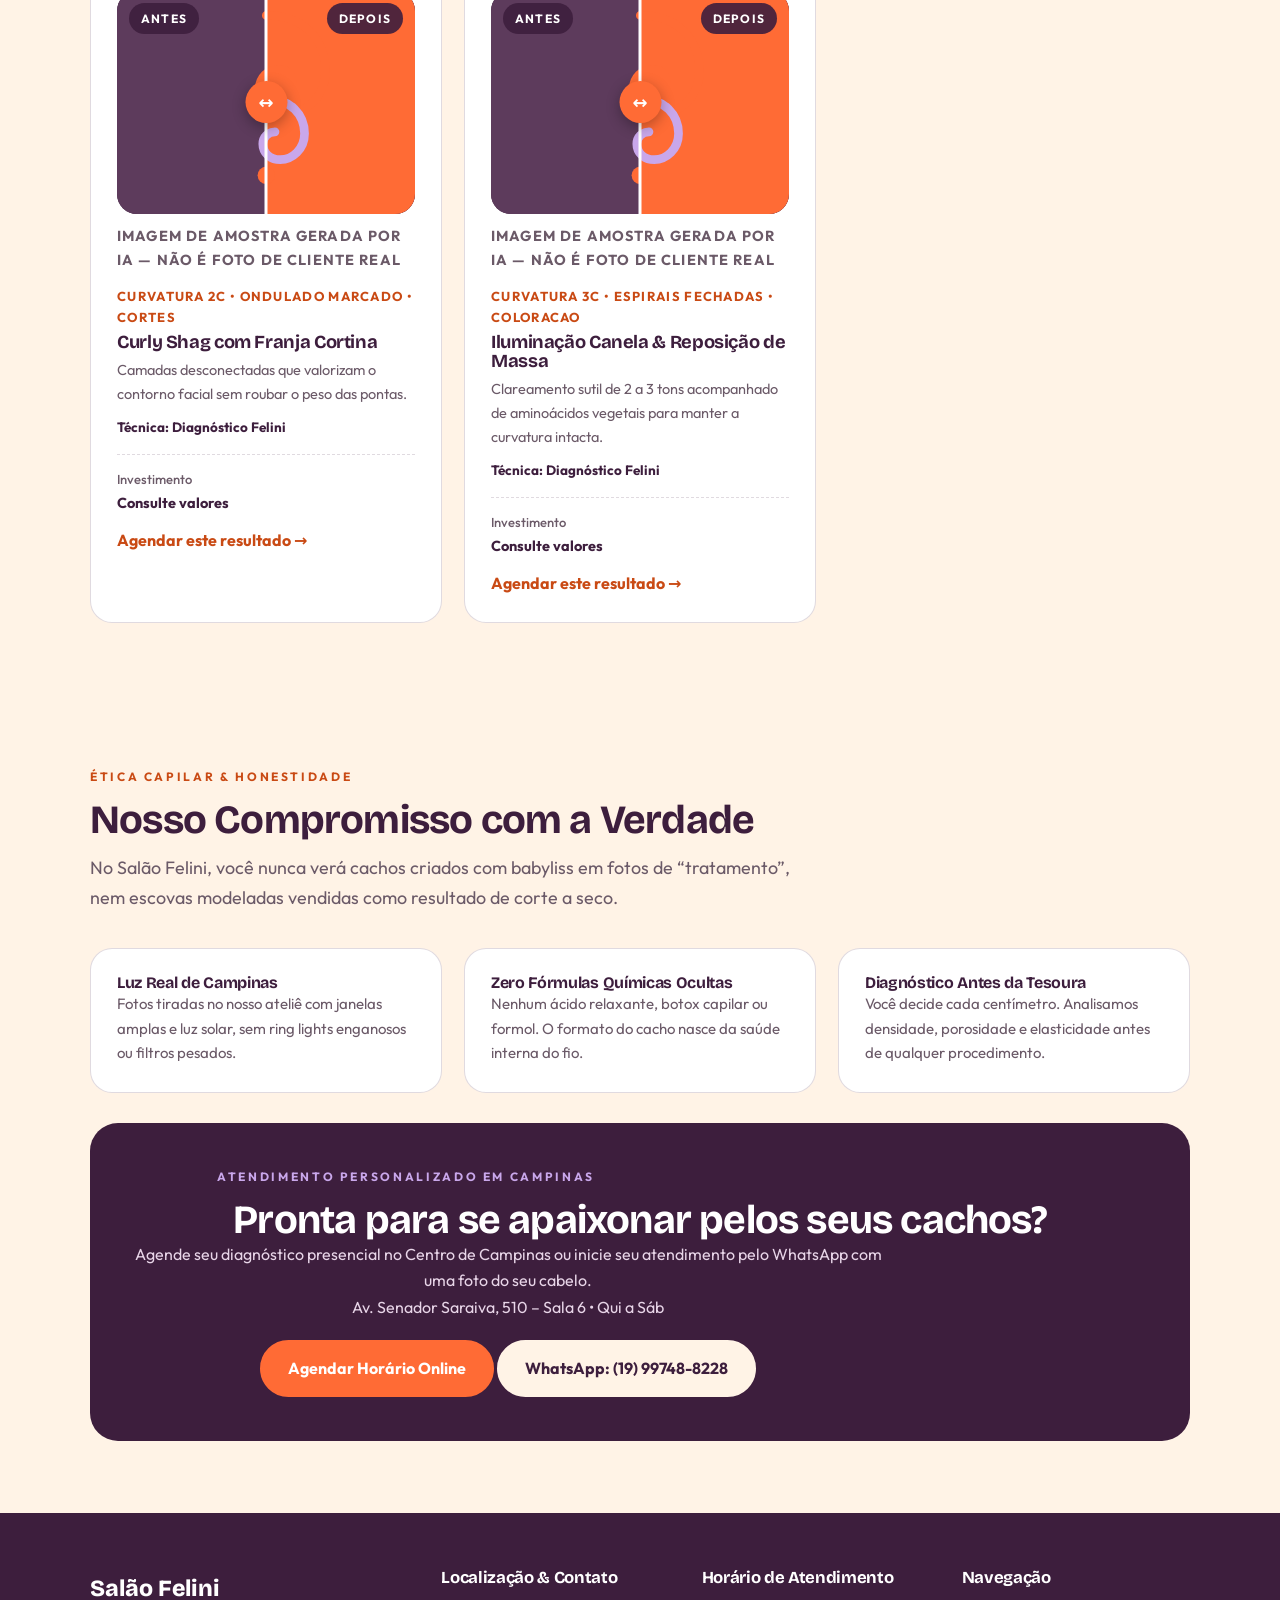
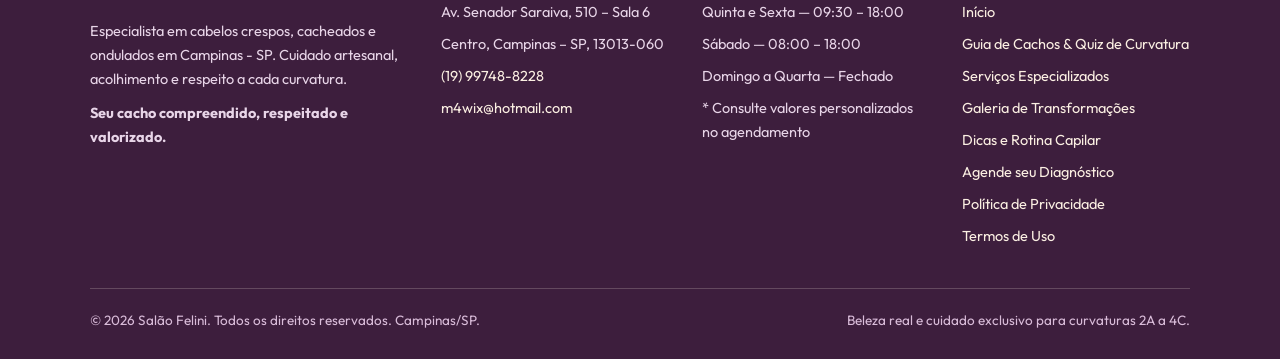
<file: galeria.html>
<!DOCTYPE html>
<html lang="pt-BR">
<head>
<meta charset="UTF-8">
<meta name="viewport" content="width=device-width, initial-scale=1.0">
<title>Antes & Depois | Galeria de Transformações Salão Felini | Salão Felini Campinas</title>
<meta name="description" content="Antes e depois de cortes a seco, transição capilar, hidratação e luzes para curvaturas 2A a 4C em Campinas.">
<meta property="og:title" content="Antes & Depois | Galeria de Transformações Salão Felini | Salão Felini Campinas">
<meta property="og:description" content="Antes e depois de cortes a seco, transição capilar, hidratação e luzes para curvaturas 2A a 4C em Campinas.">
<meta property="og:type" content="website">
<link rel="stylesheet" href="assets/css/style.css">
<link rel="icon" href="data:image/svg+xml,<svg xmlns='http://www.w3.org/2000/svg' viewBox='0 0 100 100'><text y='.9em' font-size='90'>🌀</text></svg>">
</head>
<body>
<a class="skip" href="#conteudo">Pular para o conteúdo</a>
<div class="util"><div class="wrap"><span>Campinas, SP • Av. Senador Saraiva, 510 – Sala 6</span><span>Qui a Sáb</span><span>WhatsApp: <a href="https://wa.me/5519997488228">(19) 99748-8228</a></span></div></div>
<header class="site-header"><div class="wrap">
<a class="logo" href="index.html" aria-label="Salão Felini — Início"><svg viewBox="0 0 120 120" width="40" height="40" fill="none" aria-hidden="true"><path d="M60 10c22 0 34 14 34 32 0 14-10 24-22 24-9 0-16-6-16-14 0-6 5-11 11-11 5 0 8 3 8 7" stroke="#FF6B35" stroke-width="5" stroke-linecap="round"/><path d="M60 58c14 0 22 9 22 20 0 9-7 15-14 15-6 0-10-4-10-9 0-4 3-7 7-7" stroke="#C9A7EB" stroke-width="5" stroke-linecap="round"/><circle cx="60" cy="102" r="5" fill="#FF6B35"/></svg>Salão Felini</a>
<button class="nav-toggle" aria-expanded="false" aria-controls="main-nav">☰ Menu</button>
<nav class="main-nav" id="main-nav" aria-label="Navegação principal"><a href="index.html">Início</a><a href="cachos.html">Guia de Cachos & Quiz</a><a href="servicos.html">Serviços</a><a href="galeria.html" aria-current="page">Antes & Depois</a><a href="equipe.html">Equipe</a><a href="cuidados.html">Rotina & Dicas</a><a href="contato.html">Contato</a></nav>
<a class="btn header-cta" href="agendar.html"><span>Agendar</span> Horário</a>
</div></header>
<main id="conteudo">
<section class="hero"><div class="wrap">
<p class="eyebrow">Galeria de Transformações • Curvaturas 2A a 4C</p>
<h1>Antes &amp; Depois: Resultados Sem Filtro</h1>
<p class="lead">Aqui o trauma de corte é superado com diálogo, técnica e respeito absoluto ao fator encolhimento. Cada transformação começa com um diagnóstico.</p>
</div></section>
<section style="padding-top:0"><div class="wrap">
<div class="filters" data-filter-group="galeria" role="group" aria-label="Filtrar transformações por serviço">
<button class="filter-btn" data-filter="all" aria-pressed="true">Todos os Serviços</button>
<button class="filter-btn" data-filter="cortes" aria-pressed="false">Cortes Especializados</button>
<button class="filter-btn" data-filter="transicao" aria-pressed="false">Transição &amp; Big Chop</button>
<button class="filter-btn" data-filter="tratamentos" aria-pressed="false">Hidratação &amp; Nutrição</button>
<button class="filter-btn" data-filter="coloracao" aria-pressed="false">Luzes &amp; Morena Iluminada</button>
<button class="filter-btn" data-filter="finalizacao" aria-pressed="false">Definição &amp; Finalização</button>
</div>
<div class="card" style="margin-bottom:26px">
<div class="ba" role="group" aria-label="Comparativo antes e depois em destaque">
<div class="ba-side ba-before" style="background:#5d3b5c"><svg viewBox="0 0 120 120" fill="none" aria-hidden="true"><path d="M60 10c22 0 34 14 34 32 0 14-10 24-22 24-9 0-16-6-16-14 0-6 5-11 11-11 5 0 8 3 8 7" stroke="#FF6B35" stroke-width="5" stroke-linecap="round"/><path d="M60 58c14 0 22 9 22 20 0 9-7 15-14 15-6 0-10-4-10-9 0-4 3-7 7-7" stroke="#C9A7EB" stroke-width="5" stroke-linecap="round"/><circle cx="60" cy="102" r="5" fill="#FF6B35"/></svg><span class="ba-tag before">Antes • Ressecado &amp; Sem Forma</span></div>
<div class="ba-side ba-after" style="background:#FF6B35"><svg viewBox="0 0 120 120" fill="none" aria-hidden="true"><path d="M60 10c22 0 34 14 34 32 0 14-10 24-22 24-9 0-16-6-16-14 0-6 5-11 11-11 5 0 8 3 8 7" stroke="#FF6B35" stroke-width="5" stroke-linecap="round"/><path d="M60 58c14 0 22 9 22 20 0 9-7 15-14 15-6 0-10-4-10-9 0-4 3-7 7-7" stroke="#C9A7EB" stroke-width="5" stroke-linecap="round"/><circle cx="60" cy="102" r="5" fill="#FF6B35"/></svg><span class="ba-tag after">Depois • Cachos Vivos</span></div>
<div class="ba-handle" aria-hidden="true"></div>
<input type="range" min="0" max="100" value="50" aria-label="Arraste para comparar antes e depois">
</div>
<p class="ai-label">Imagem de amostra gerada por IA — não é foto de cliente real</p>
<p class="meta">Curvatura 3C / 4A • Corte a Seco + Umectação Terapêutica</p>
<h3>Definição com Volume Preservado</h3>
<p>Tratamento desenvolvido para respeitar a geometria da curvatura. O corte a seco cacho a cacho elimina pontas sensibilizadas sem perder comprimento.</p>
<div class="chips"><span class="chip">Duração: 2h 15min</span><span class="chip">Nutrição: Óleo de Pracaxi &amp; Karité</span><span class="chip">Comprimento mantido</span><span class="chip">Investimento: Consulte valores</span></div>
<p style="margin-top:18px"><a class="btn" href="agendar.html">Agendar este resultado no Felini</a></p>
</div>
<h2>Catálogo de Cabelos Reais</h2>
<p class="lead">Confira o poder da técnica especializada aplicada em cada textura capilar.</p>
<p class="note" style="margin:8px 0 22px"><strong>Imagens de amostra geradas por IA — fotos reais do salão serão publicadas após confirmação.</strong></p>
<div class="grid3"><article class="card ba-card" data-cat-group="galeria" data-cat="transicao">
<div class="ba" role="group" aria-label="Comparativo antes e depois — Big Chop Libertador &amp; Terapia Capilar">
<div class="ba-side ba-before" style="background:#5d3b5c"><svg viewBox="0 0 120 120" fill="none" aria-hidden="true"><path d="M60 10c22 0 34 14 34 32 0 14-10 24-22 24-9 0-16-6-16-14 0-6 5-11 11-11 5 0 8 3 8 7" stroke="#FF6B35" stroke-width="5" stroke-linecap="round"/><path d="M60 58c14 0 22 9 22 20 0 9-7 15-14 15-6 0-10-4-10-9 0-4 3-7 7-7" stroke="#C9A7EB" stroke-width="5" stroke-linecap="round"/><circle cx="60" cy="102" r="5" fill="#FF6B35"/></svg><span class="ba-tag before">ANTES</span></div>
<div class="ba-side ba-after" style="background:#FF6B35"><svg viewBox="0 0 120 120" fill="none" aria-hidden="true"><path d="M60 10c22 0 34 14 34 32 0 14-10 24-22 24-9 0-16-6-16-14 0-6 5-11 11-11 5 0 8 3 8 7" stroke="#FF6B35" stroke-width="5" stroke-linecap="round"/><path d="M60 58c14 0 22 9 22 20 0 9-7 15-14 15-6 0-10-4-10-9 0-4 3-7 7-7" stroke="#C9A7EB" stroke-width="5" stroke-linecap="round"/><circle cx="60" cy="102" r="5" fill="#FF6B35"/></svg><span class="ba-tag after">DEPOIS</span></div>
<div class="ba-handle" aria-hidden="true"></div>
<input type="range" min="0" max="100" value="50" aria-label="Arraste para comparar antes e depois">
</div>
<p class="ai-label">Imagem de amostra gerada por IA — não é foto de cliente real</p>
<p class="meta">Curvatura 4B • Crespo Tipo Z • Transicao</p>
<h4>Big Chop Libertador &amp; Terapia Capilar</h4><p>Remoção completa de química antiga com finalização texturizada por dedoliss aromático.</p>
<p class="tech">Técnica: Diagnóstico Felini</p>
<p class="price"><small>Investimento</small>Consulte valores</p>
<a class="card-link" href="agendar.html">Agendar este resultado →</a>
</article><article class="card ba-card" data-cat-group="galeria" data-cat="coloracao">
<div class="ba" role="group" aria-label="Comparativo antes e depois — Morena Iluminada com Plex Protetor">
<div class="ba-side ba-before" style="background:#5d3b5c"><svg viewBox="0 0 120 120" fill="none" aria-hidden="true"><path d="M60 10c22 0 34 14 34 32 0 14-10 24-22 24-9 0-16-6-16-14 0-6 5-11 11-11 5 0 8 3 8 7" stroke="#FF6B35" stroke-width="5" stroke-linecap="round"/><path d="M60 58c14 0 22 9 22 20 0 9-7 15-14 15-6 0-10-4-10-9 0-4 3-7 7-7" stroke="#C9A7EB" stroke-width="5" stroke-linecap="round"/><circle cx="60" cy="102" r="5" fill="#FF6B35"/></svg><span class="ba-tag before">ANTES</span></div>
<div class="ba-side ba-after" style="background:#FF6B35"><svg viewBox="0 0 120 120" fill="none" aria-hidden="true"><path d="M60 10c22 0 34 14 34 32 0 14-10 24-22 24-9 0-16-6-16-14 0-6 5-11 11-11 5 0 8 3 8 7" stroke="#FF6B35" stroke-width="5" stroke-linecap="round"/><path d="M60 58c14 0 22 9 22 20 0 9-7 15-14 15-6 0-10-4-10-9 0-4 3-7 7-7" stroke="#C9A7EB" stroke-width="5" stroke-linecap="round"/><circle cx="60" cy="102" r="5" fill="#FF6B35"/></svg><span class="ba-tag after">DEPOIS</span></div>
<div class="ba-handle" aria-hidden="true"></div>
<input type="range" min="0" max="100" value="50" aria-label="Arraste para comparar antes e depois">
</div>
<p class="ai-label">Imagem de amostra gerada por IA — não é foto de cliente real</p>
<p class="meta">Curvatura 3B • Espirais Médias • Coloracao</p>
<h4>Morena Iluminada com Plex Protetor</h4><p>Mechas sem desestruturar a mola natural, preservando umidade com carga proteica.</p>
<p class="tech">Técnica: Diagnóstico Felini</p>
<p class="price"><small>Investimento</small>Consulte valores</p>
<a class="card-link" href="agendar.html">Agendar este resultado →</a>
</article><article class="card ba-card" data-cat-group="galeria" data-cat="cortes">
<div class="ba" role="group" aria-label="Comparativo antes e depois — Corte a Seco em Camadas Suaves">
<div class="ba-side ba-before" style="background:#5d3b5c"><svg viewBox="0 0 120 120" fill="none" aria-hidden="true"><path d="M60 10c22 0 34 14 34 32 0 14-10 24-22 24-9 0-16-6-16-14 0-6 5-11 11-11 5 0 8 3 8 7" stroke="#FF6B35" stroke-width="5" stroke-linecap="round"/><path d="M60 58c14 0 22 9 22 20 0 9-7 15-14 15-6 0-10-4-10-9 0-4 3-7 7-7" stroke="#C9A7EB" stroke-width="5" stroke-linecap="round"/><circle cx="60" cy="102" r="5" fill="#FF6B35"/></svg><span class="ba-tag before">ANTES</span></div>
<div class="ba-side ba-after" style="background:#FF6B35"><svg viewBox="0 0 120 120" fill="none" aria-hidden="true"><path d="M60 10c22 0 34 14 34 32 0 14-10 24-22 24-9 0-16-6-16-14 0-6 5-11 11-11 5 0 8 3 8 7" stroke="#FF6B35" stroke-width="5" stroke-linecap="round"/><path d="M60 58c14 0 22 9 22 20 0 9-7 15-14 15-6 0-10-4-10-9 0-4 3-7 7-7" stroke="#C9A7EB" stroke-width="5" stroke-linecap="round"/><circle cx="60" cy="102" r="5" fill="#FF6B35"/></svg><span class="ba-tag after">DEPOIS</span></div>
<div class="ba-handle" aria-hidden="true"></div>
<input type="range" min="0" max="100" value="50" aria-label="Arraste para comparar antes e depois">
</div>
<p class="ai-label">Imagem de amostra gerada por IA — não é foto de cliente real</p>
<p class="meta">Curvatura 2B • Ondulado de Praia • Cortes</p>
<h4>Corte a Seco em Camadas Suaves</h4><p>Adeus ao temido formato piramidal. Distribuição de peso que ativa ondas sem pesar.</p>
<p class="tech">Técnica: Diagnóstico Felini</p>
<p class="price"><small>Investimento</small>Consulte valores</p>
<a class="card-link" href="agendar.html">Agendar este resultado →</a>
</article><article class="card ba-card" data-cat-group="galeria" data-cat="tratamentos">
<div class="ba" role="group" aria-label="Comparativo antes e depois — Ritual Coroa: Nutrição com Vapor de Ozônio">
<div class="ba-side ba-before" style="background:#5d3b5c"><svg viewBox="0 0 120 120" fill="none" aria-hidden="true"><path d="M60 10c22 0 34 14 34 32 0 14-10 24-22 24-9 0-16-6-16-14 0-6 5-11 11-11 5 0 8 3 8 7" stroke="#FF6B35" stroke-width="5" stroke-linecap="round"/><path d="M60 58c14 0 22 9 22 20 0 9-7 15-14 15-6 0-10-4-10-9 0-4 3-7 7-7" stroke="#C9A7EB" stroke-width="5" stroke-linecap="round"/><circle cx="60" cy="102" r="5" fill="#FF6B35"/></svg><span class="ba-tag before">ANTES</span></div>
<div class="ba-side ba-after" style="background:#FF6B35"><svg viewBox="0 0 120 120" fill="none" aria-hidden="true"><path d="M60 10c22 0 34 14 34 32 0 14-10 24-22 24-9 0-16-6-16-14 0-6 5-11 11-11 5 0 8 3 8 7" stroke="#FF6B35" stroke-width="5" stroke-linecap="round"/><path d="M60 58c14 0 22 9 22 20 0 9-7 15-14 15-6 0-10-4-10-9 0-4 3-7 7-7" stroke="#C9A7EB" stroke-width="5" stroke-linecap="round"/><circle cx="60" cy="102" r="5" fill="#FF6B35"/></svg><span class="ba-tag after">DEPOIS</span></div>
<div class="ba-handle" aria-hidden="true"></div>
<input type="range" min="0" max="100" value="50" aria-label="Arraste para comparar antes e depois">
</div>
<p class="ai-label">Imagem de amostra gerada por IA — não é foto de cliente real</p>
<p class="meta">Curvatura 4C • Crespo Micromola • Tratamentos</p>
<h4>Ritual Coroa: Nutrição com Vapor de Ozônio</h4><p>Abertura suave de cutículas, reposição lipídica e selagem com manteiga de cupuaçu pura.</p>
<p class="tech">Técnica: Diagnóstico Felini</p>
<p class="price"><small>Investimento</small>Consulte valores</p>
<a class="card-link" href="agendar.html">Agendar este resultado →</a>
</article><article class="card ba-card" data-cat-group="galeria" data-cat="tratamentos">
<div class="ba" role="group" aria-label="Comparativo antes e depois — Recuperação de Danos Térmicos">
<div class="ba-side ba-before" style="background:#5d3b5c"><svg viewBox="0 0 120 120" fill="none" aria-hidden="true"><path d="M60 10c22 0 34 14 34 32 0 14-10 24-22 24-9 0-16-6-16-14 0-6 5-11 11-11 5 0 8 3 8 7" stroke="#FF6B35" stroke-width="5" stroke-linecap="round"/><path d="M60 58c14 0 22 9 22 20 0 9-7 15-14 15-6 0-10-4-10-9 0-4 3-7 7-7" stroke="#C9A7EB" stroke-width="5" stroke-linecap="round"/><circle cx="60" cy="102" r="5" fill="#FF6B35"/></svg><span class="ba-tag before">ANTES</span></div>
<div class="ba-side ba-after" style="background:#FF6B35"><svg viewBox="0 0 120 120" fill="none" aria-hidden="true"><path d="M60 10c22 0 34 14 34 32 0 14-10 24-22 24-9 0-16-6-16-14 0-6 5-11 11-11 5 0 8 3 8 7" stroke="#FF6B35" stroke-width="5" stroke-linecap="round"/><path d="M60 58c14 0 22 9 22 20 0 9-7 15-14 15-6 0-10-4-10-9 0-4 3-7 7-7" stroke="#C9A7EB" stroke-width="5" stroke-linecap="round"/><circle cx="60" cy="102" r="5" fill="#FF6B35"/></svg><span class="ba-tag after">DEPOIS</span></div>
<div class="ba-handle" aria-hidden="true"></div>
<input type="range" min="0" max="100" value="50" aria-label="Arraste para comparar antes e depois">
</div>
<p class="ai-label">Imagem de amostra gerada por IA — não é foto de cliente real</p>
<p class="meta">Curvatura 3A • Espirais Soltas • Tratamentos</p>
<h4>Recuperação de Danos Térmicos</h4><p>Corte de pontas esticadas pela chapinha e cronograma biológico reconstrutor intensivo.</p>
<p class="tech">Técnica: Diagnóstico Felini</p>
<p class="price"><small>Investimento</small>Consulte valores</p>
<a class="card-link" href="agendar.html">Agendar este resultado →</a>
</article><article class="card ba-card" data-cat-group="galeria" data-cat="finalizacao">
<div class="ba" role="group" aria-label="Comparativo antes e depois — Fitagem Fita a Fita + Difusão Térmica Segura">
<div class="ba-side ba-before" style="background:#5d3b5c"><svg viewBox="0 0 120 120" fill="none" aria-hidden="true"><path d="M60 10c22 0 34 14 34 32 0 14-10 24-22 24-9 0-16-6-16-14 0-6 5-11 11-11 5 0 8 3 8 7" stroke="#FF6B35" stroke-width="5" stroke-linecap="round"/><path d="M60 58c14 0 22 9 22 20 0 9-7 15-14 15-6 0-10-4-10-9 0-4 3-7 7-7" stroke="#C9A7EB" stroke-width="5" stroke-linecap="round"/><circle cx="60" cy="102" r="5" fill="#FF6B35"/></svg><span class="ba-tag before">ANTES</span></div>
<div class="ba-side ba-after" style="background:#FF6B35"><svg viewBox="0 0 120 120" fill="none" aria-hidden="true"><path d="M60 10c22 0 34 14 34 32 0 14-10 24-22 24-9 0-16-6-16-14 0-6 5-11 11-11 5 0 8 3 8 7" stroke="#FF6B35" stroke-width="5" stroke-linecap="round"/><path d="M60 58c14 0 22 9 22 20 0 9-7 15-14 15-6 0-10-4-10-9 0-4 3-7 7-7" stroke="#C9A7EB" stroke-width="5" stroke-linecap="round"/><circle cx="60" cy="102" r="5" fill="#FF6B35"/></svg><span class="ba-tag after">DEPOIS</span></div>
<div class="ba-handle" aria-hidden="true"></div>
<input type="range" min="0" max="100" value="50" aria-label="Arraste para comparar antes e depois">
</div>
<p class="ai-label">Imagem de amostra gerada por IA — não é foto de cliente real</p>
<p class="meta">Curvatura 4A • Molas Marcadas • Finalizacao</p>
<h4>Fitagem Fita a Fita + Difusão Térmica Segura</h4><p>Aplicação precisa de gelatina botânica sem álcool e secagem com temperatura controlada.</p>
<p class="tech">Técnica: Diagnóstico Felini</p>
<p class="price"><small>Investimento</small>Consulte valores</p>
<a class="card-link" href="agendar.html">Agendar este resultado →</a>
</article><article class="card ba-card" data-cat-group="galeria" data-cat="cortes">
<div class="ba" role="group" aria-label="Comparativo antes e depois — Curly Shag com Franja Cortina">
<div class="ba-side ba-before" style="background:#5d3b5c"><svg viewBox="0 0 120 120" fill="none" aria-hidden="true"><path d="M60 10c22 0 34 14 34 32 0 14-10 24-22 24-9 0-16-6-16-14 0-6 5-11 11-11 5 0 8 3 8 7" stroke="#FF6B35" stroke-width="5" stroke-linecap="round"/><path d="M60 58c14 0 22 9 22 20 0 9-7 15-14 15-6 0-10-4-10-9 0-4 3-7 7-7" stroke="#C9A7EB" stroke-width="5" stroke-linecap="round"/><circle cx="60" cy="102" r="5" fill="#FF6B35"/></svg><span class="ba-tag before">ANTES</span></div>
<div class="ba-side ba-after" style="background:#FF6B35"><svg viewBox="0 0 120 120" fill="none" aria-hidden="true"><path d="M60 10c22 0 34 14 34 32 0 14-10 24-22 24-9 0-16-6-16-14 0-6 5-11 11-11 5 0 8 3 8 7" stroke="#FF6B35" stroke-width="5" stroke-linecap="round"/><path d="M60 58c14 0 22 9 22 20 0 9-7 15-14 15-6 0-10-4-10-9 0-4 3-7 7-7" stroke="#C9A7EB" stroke-width="5" stroke-linecap="round"/><circle cx="60" cy="102" r="5" fill="#FF6B35"/></svg><span class="ba-tag after">DEPOIS</span></div>
<div class="ba-handle" aria-hidden="true"></div>
<input type="range" min="0" max="100" value="50" aria-label="Arraste para comparar antes e depois">
</div>
<p class="ai-label">Imagem de amostra gerada por IA — não é foto de cliente real</p>
<p class="meta">Curvatura 2C • Ondulado Marcado • Cortes</p>
<h4>Curly Shag com Franja Cortina</h4><p>Camadas desconectadas que valorizam o contorno facial sem roubar o peso das pontas.</p>
<p class="tech">Técnica: Diagnóstico Felini</p>
<p class="price"><small>Investimento</small>Consulte valores</p>
<a class="card-link" href="agendar.html">Agendar este resultado →</a>
</article><article class="card ba-card" data-cat-group="galeria" data-cat="coloracao">
<div class="ba" role="group" aria-label="Comparativo antes e depois — Iluminação Canela &amp; Reposição de Massa">
<div class="ba-side ba-before" style="background:#5d3b5c"><svg viewBox="0 0 120 120" fill="none" aria-hidden="true"><path d="M60 10c22 0 34 14 34 32 0 14-10 24-22 24-9 0-16-6-16-14 0-6 5-11 11-11 5 0 8 3 8 7" stroke="#FF6B35" stroke-width="5" stroke-linecap="round"/><path d="M60 58c14 0 22 9 22 20 0 9-7 15-14 15-6 0-10-4-10-9 0-4 3-7 7-7" stroke="#C9A7EB" stroke-width="5" stroke-linecap="round"/><circle cx="60" cy="102" r="5" fill="#FF6B35"/></svg><span class="ba-tag before">ANTES</span></div>
<div class="ba-side ba-after" style="background:#FF6B35"><svg viewBox="0 0 120 120" fill="none" aria-hidden="true"><path d="M60 10c22 0 34 14 34 32 0 14-10 24-22 24-9 0-16-6-16-14 0-6 5-11 11-11 5 0 8 3 8 7" stroke="#FF6B35" stroke-width="5" stroke-linecap="round"/><path d="M60 58c14 0 22 9 22 20 0 9-7 15-14 15-6 0-10-4-10-9 0-4 3-7 7-7" stroke="#C9A7EB" stroke-width="5" stroke-linecap="round"/><circle cx="60" cy="102" r="5" fill="#FF6B35"/></svg><span class="ba-tag after">DEPOIS</span></div>
<div class="ba-handle" aria-hidden="true"></div>
<input type="range" min="0" max="100" value="50" aria-label="Arraste para comparar antes e depois">
</div>
<p class="ai-label">Imagem de amostra gerada por IA — não é foto de cliente real</p>
<p class="meta">Curvatura 3C • Espirais Fechadas • Coloracao</p>
<h4>Iluminação Canela &amp; Reposição de Massa</h4><p>Clareamento sutil de 2 a 3 tons acompanhado de aminoácidos vegetais para manter a curvatura intacta.</p>
<p class="tech">Técnica: Diagnóstico Felini</p>
<p class="price"><small>Investimento</small>Consulte valores</p>
<a class="card-link" href="agendar.html">Agendar este resultado →</a>
</article></div>
</div></section>
<section><div class="wrap">
<div class="section-head"><p class="eyebrow">Ética Capilar &amp; Honestidade</p><h2>Nosso Compromisso com a Verdade</h2>
<p class="lead">No Salão Felini, você nunca verá cachos criados com babyliss em fotos de “tratamento”, nem escovas modeladas vendidas como resultado de corte a seco.</p></div>
<div class="grid3">
<div class="card"><h4>Luz Real de Campinas</h4><p>Fotos tiradas no nosso ateliê com janelas amplas e luz solar, sem ring lights enganosos ou filtros pesados.</p></div>
<div class="card"><h4>Zero Fórmulas Químicas Ocultas</h4><p>Nenhum ácido relaxante, botox capilar ou formol. O formato do cacho nasce da saúde interna do fio.</p></div>
<div class="card"><h4>Diagnóstico Antes da Tesoura</h4><p>Você decide cada centímetro. Analisamos densidade, porosidade e elasticidade antes de qualquer procedimento.</p></div>
</div>
<div class="band" style="margin-top:30px;text-align:center"><p class="eyebrow" style="color:var(--lilac)">Atendimento Personalizado em Campinas</p>
<h2>Pronta para se apaixonar pelos seus cachos?</h2>
<p>Agende seu diagnóstico presencial no Centro de Campinas ou inicie seu atendimento pelo WhatsApp com uma foto do seu cabelo.</p>
<p>Av. Senador Saraiva, 510 – Sala 6 • Qui a Sáb</p>
<p><a class="btn" href="agendar.html">Agendar Horário Online</a> <a class="btn cream" href="https://wa.me/5519997488228">WhatsApp: (19) 99748-8228</a></p></div>
</div></section>
</main>
<footer><div class="wrap">
<div class="foot-grid">
<div><a class="logo" href="index.html" style="color:#fff">Salão Felini</a>
<p style="margin-top:12px">Especialista em cabelos crespos, cacheados e ondulados em Campinas - SP. Cuidado artesanal, acolhimento e respeito a cada curvatura.</p>
<p style="margin-top:10px"><strong>Seu cacho compreendido, respeitado e valorizado.</strong></p></div>
<div><h4>Localização &amp; Contato</h4><ul>
<li>Av. Senador Saraiva, 510 – Sala 6</li>
<li>Centro, Campinas – SP, 13013-060</li>
<li><a href="tel:+5519997488228">(19) 99748-8228</a></li>
<li><a href="mailto:m4wix@hotmail.com">m4wix@hotmail.com</a></li></ul></div>
<div><h4>Horário de Atendimento</h4><ul>
<li>Quinta e Sexta — 09:30 – 18:00</li>
<li>Sábado — 08:00 – 18:00</li>
<li>Domingo a Quarta — Fechado</li>
<li>* Consulte valores personalizados no agendamento</li></ul></div>
<div><h4>Navegação</h4><ul>
<li><a href="index.html">Início</a></li>
<li><a href="cachos.html">Guia de Cachos &amp; Quiz de Curvatura</a></li>
<li><a href="servicos.html">Serviços Especializados</a></li>
<li><a href="galeria.html">Galeria de Transformações</a></li>
<li><a href="cuidados.html">Dicas e Rotina Capilar</a></li>
<li><a href="agendar.html">Agende seu Diagnóstico</a></li>
<li><a href="privacidade.html">Política de Privacidade</a></li>
<li><a href="termos.html">Termos de Uso</a></li></ul></div>
</div>
<div class="foot-bottom"><span>© 2026 Salão Felini. Todos os direitos reservados. Campinas/SP.</span><span>Beleza real e cuidado exclusivo para curvaturas 2A a 4C.</span></div>
</div></footer>
<a class="btn sticky-pill" href="agendar.html">Agendar Horário</a>
<script src="assets/js/main.js"></script>
</body>
</html>
</file>
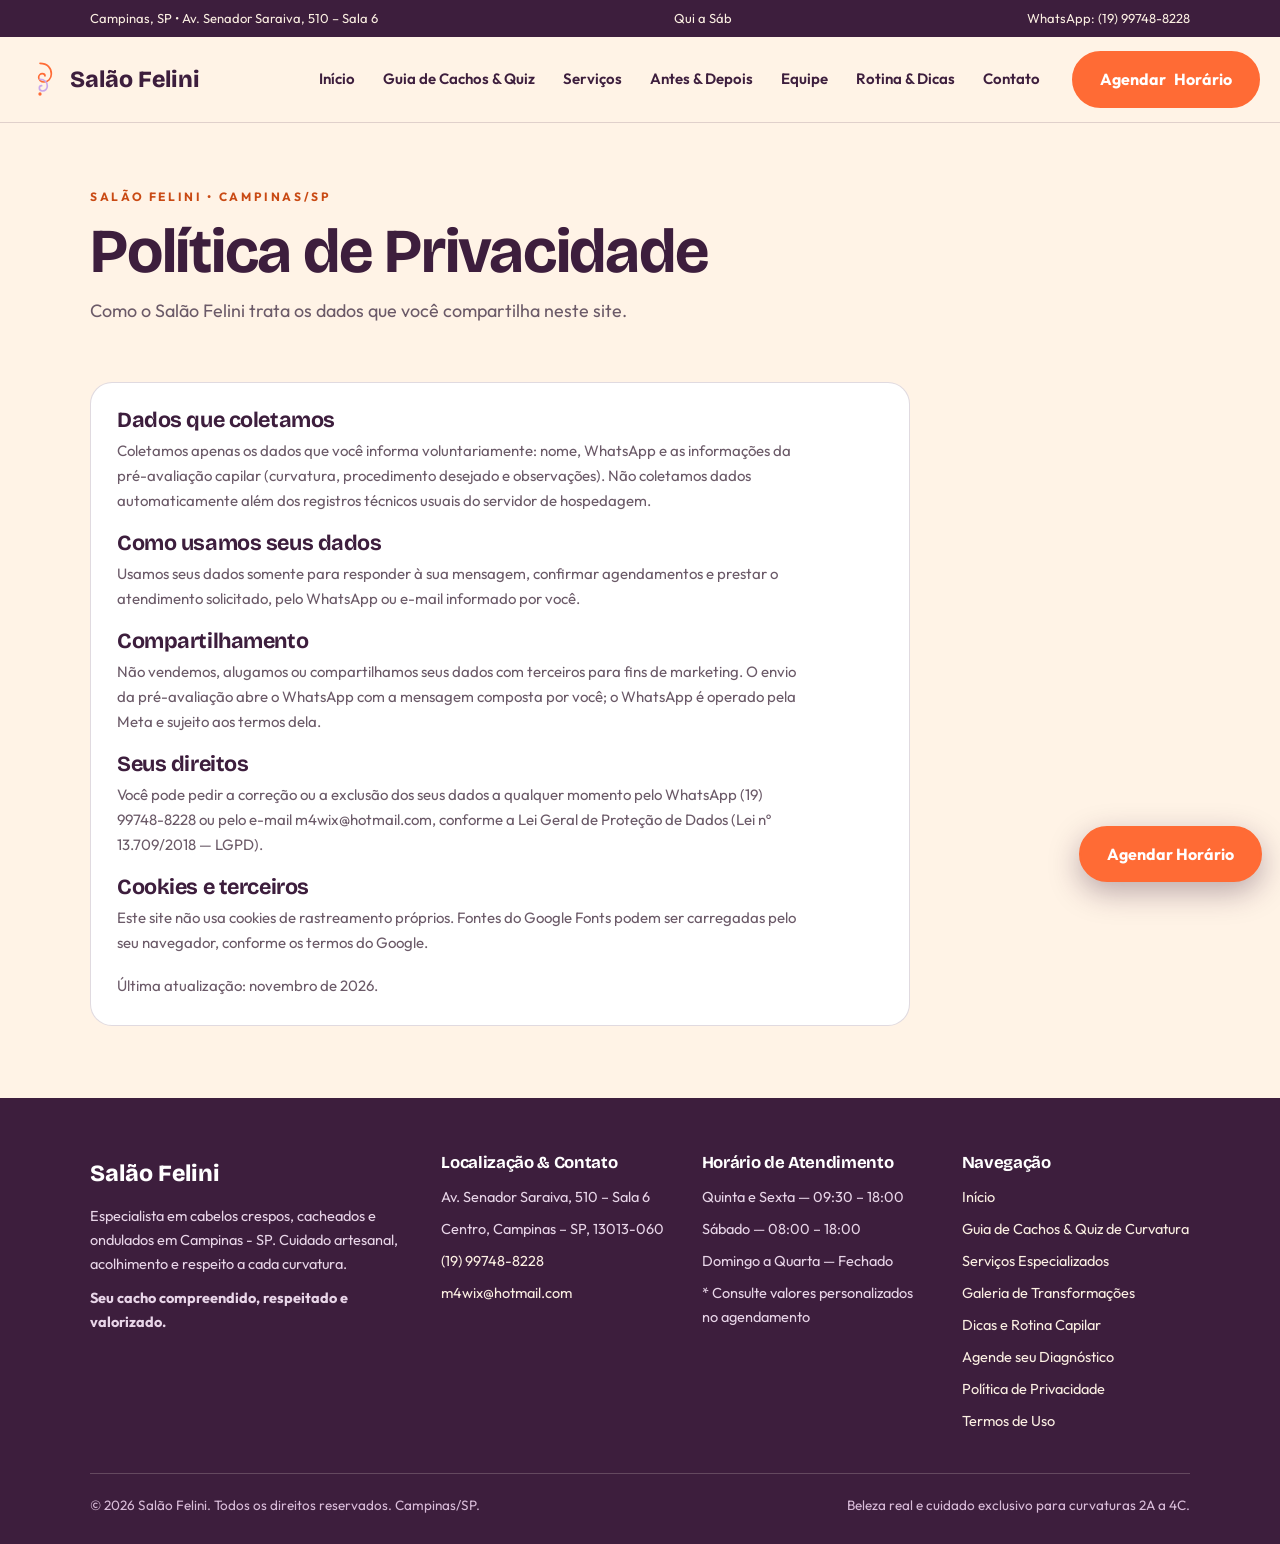
<file: privacidade.html>
<!DOCTYPE html>
<html lang="pt-BR">
<head>
<meta charset="UTF-8">
<meta name="viewport" content="width=device-width, initial-scale=1.0">
<title>Política de Privacidade | Salão Felini Campinas | Salão Felini Campinas</title>
<meta name="description" content="Como o Salão Felini trata os dados que você compartilha neste site.">
<meta property="og:title" content="Política de Privacidade | Salão Felini Campinas | Salão Felini Campinas">
<meta property="og:description" content="Como o Salão Felini trata os dados que você compartilha neste site.">
<meta property="og:type" content="website">
<link rel="stylesheet" href="assets/css/style.css">
<link rel="icon" href="data:image/svg+xml,<svg xmlns='http://www.w3.org/2000/svg' viewBox='0 0 100 100'><text y='.9em' font-size='90'>🌀</text></svg>">
</head>
<body>
<a class="skip" href="#conteudo">Pular para o conteúdo</a>
<div class="util"><div class="wrap"><span>Campinas, SP • Av. Senador Saraiva, 510 – Sala 6</span><span>Qui a Sáb</span><span>WhatsApp: <a href="https://wa.me/5519997488228">(19) 99748-8228</a></span></div></div>
<header class="site-header"><div class="wrap">
<a class="logo" href="index.html" aria-label="Salão Felini — Início"><svg viewBox="0 0 120 120" width="40" height="40" fill="none" aria-hidden="true"><path d="M60 10c22 0 34 14 34 32 0 14-10 24-22 24-9 0-16-6-16-14 0-6 5-11 11-11 5 0 8 3 8 7" stroke="#FF6B35" stroke-width="5" stroke-linecap="round"/><path d="M60 58c14 0 22 9 22 20 0 9-7 15-14 15-6 0-10-4-10-9 0-4 3-7 7-7" stroke="#C9A7EB" stroke-width="5" stroke-linecap="round"/><circle cx="60" cy="102" r="5" fill="#FF6B35"/></svg>Salão Felini</a>
<button class="nav-toggle" aria-expanded="false" aria-controls="main-nav">☰ Menu</button>
<nav class="main-nav" id="main-nav" aria-label="Navegação principal"><a href="index.html">Início</a><a href="cachos.html">Guia de Cachos & Quiz</a><a href="servicos.html">Serviços</a><a href="galeria.html">Antes & Depois</a><a href="equipe.html">Equipe</a><a href="cuidados.html">Rotina & Dicas</a><a href="contato.html">Contato</a></nav>
<a class="btn header-cta" href="agendar.html"><span>Agendar</span> Horário</a>
</div></header>
<main id="conteudo">
<section class="hero"><div class="wrap"><p class="eyebrow">Salão Felini • Campinas/SP</p><h1>Política de Privacidade</h1><p class="lead">Como o Salão Felini trata os dados que você compartilha neste site.</p></div></section>
<section style="padding-top:0"><div class="wrap"><div class="card" style="max-width:820px"><h3>Dados que coletamos</h3><p>Coletamos apenas os dados que você informa voluntariamente: nome, WhatsApp e as informações da pré-avaliação capilar (curvatura, procedimento desejado e observações). Não coletamos dados automaticamente além dos registros técnicos usuais do servidor de hospedagem.</p>
<h3 style="margin-top:18px">Como usamos seus dados</h3><p>Usamos seus dados somente para responder à sua mensagem, confirmar agendamentos e prestar o atendimento solicitado, pelo WhatsApp ou e-mail informado por você.</p>
<h3 style="margin-top:18px">Compartilhamento</h3><p>Não vendemos, alugamos ou compartilhamos seus dados com terceiros para fins de marketing. O envio da pré-avaliação abre o WhatsApp com a mensagem composta por você; o WhatsApp é operado pela Meta e sujeito aos termos dela.</p>
<h3 style="margin-top:18px">Seus direitos</h3><p>Você pode pedir a correção ou a exclusão dos seus dados a qualquer momento pelo WhatsApp (19) 99748-8228 ou pelo e-mail m4wix@hotmail.com, conforme a Lei Geral de Proteção de Dados (Lei nº 13.709/2018 — LGPD).</p>
<h3 style="margin-top:18px">Cookies e terceiros</h3><p>Este site não usa cookies de rastreamento próprios. Fontes do Google Fonts podem ser carregadas pelo seu navegador, conforme os termos do Google.</p>
<p class="note" style="margin-top:18px">Última atualização: novembro de 2026.</p></div></div></section></main>
<footer><div class="wrap">
<div class="foot-grid">
<div><a class="logo" href="index.html" style="color:#fff">Salão Felini</a>
<p style="margin-top:12px">Especialista em cabelos crespos, cacheados e ondulados em Campinas - SP. Cuidado artesanal, acolhimento e respeito a cada curvatura.</p>
<p style="margin-top:10px"><strong>Seu cacho compreendido, respeitado e valorizado.</strong></p></div>
<div><h4>Localização &amp; Contato</h4><ul>
<li>Av. Senador Saraiva, 510 – Sala 6</li>
<li>Centro, Campinas – SP, 13013-060</li>
<li><a href="tel:+5519997488228">(19) 99748-8228</a></li>
<li><a href="mailto:m4wix@hotmail.com">m4wix@hotmail.com</a></li></ul></div>
<div><h4>Horário de Atendimento</h4><ul>
<li>Quinta e Sexta — 09:30 – 18:00</li>
<li>Sábado — 08:00 – 18:00</li>
<li>Domingo a Quarta — Fechado</li>
<li>* Consulte valores personalizados no agendamento</li></ul></div>
<div><h4>Navegação</h4><ul>
<li><a href="index.html">Início</a></li>
<li><a href="cachos.html">Guia de Cachos &amp; Quiz de Curvatura</a></li>
<li><a href="servicos.html">Serviços Especializados</a></li>
<li><a href="galeria.html">Galeria de Transformações</a></li>
<li><a href="cuidados.html">Dicas e Rotina Capilar</a></li>
<li><a href="agendar.html">Agende seu Diagnóstico</a></li>
<li><a href="privacidade.html">Política de Privacidade</a></li>
<li><a href="termos.html">Termos de Uso</a></li></ul></div>
</div>
<div class="foot-bottom"><span>© 2026 Salão Felini. Todos os direitos reservados. Campinas/SP.</span><span>Beleza real e cuidado exclusivo para curvaturas 2A a 4C.</span></div>
</div></footer>
<a class="btn sticky-pill" href="agendar.html">Agendar Horário</a>
<script src="assets/js/main.js"></script>
</body>
</html>
</file>
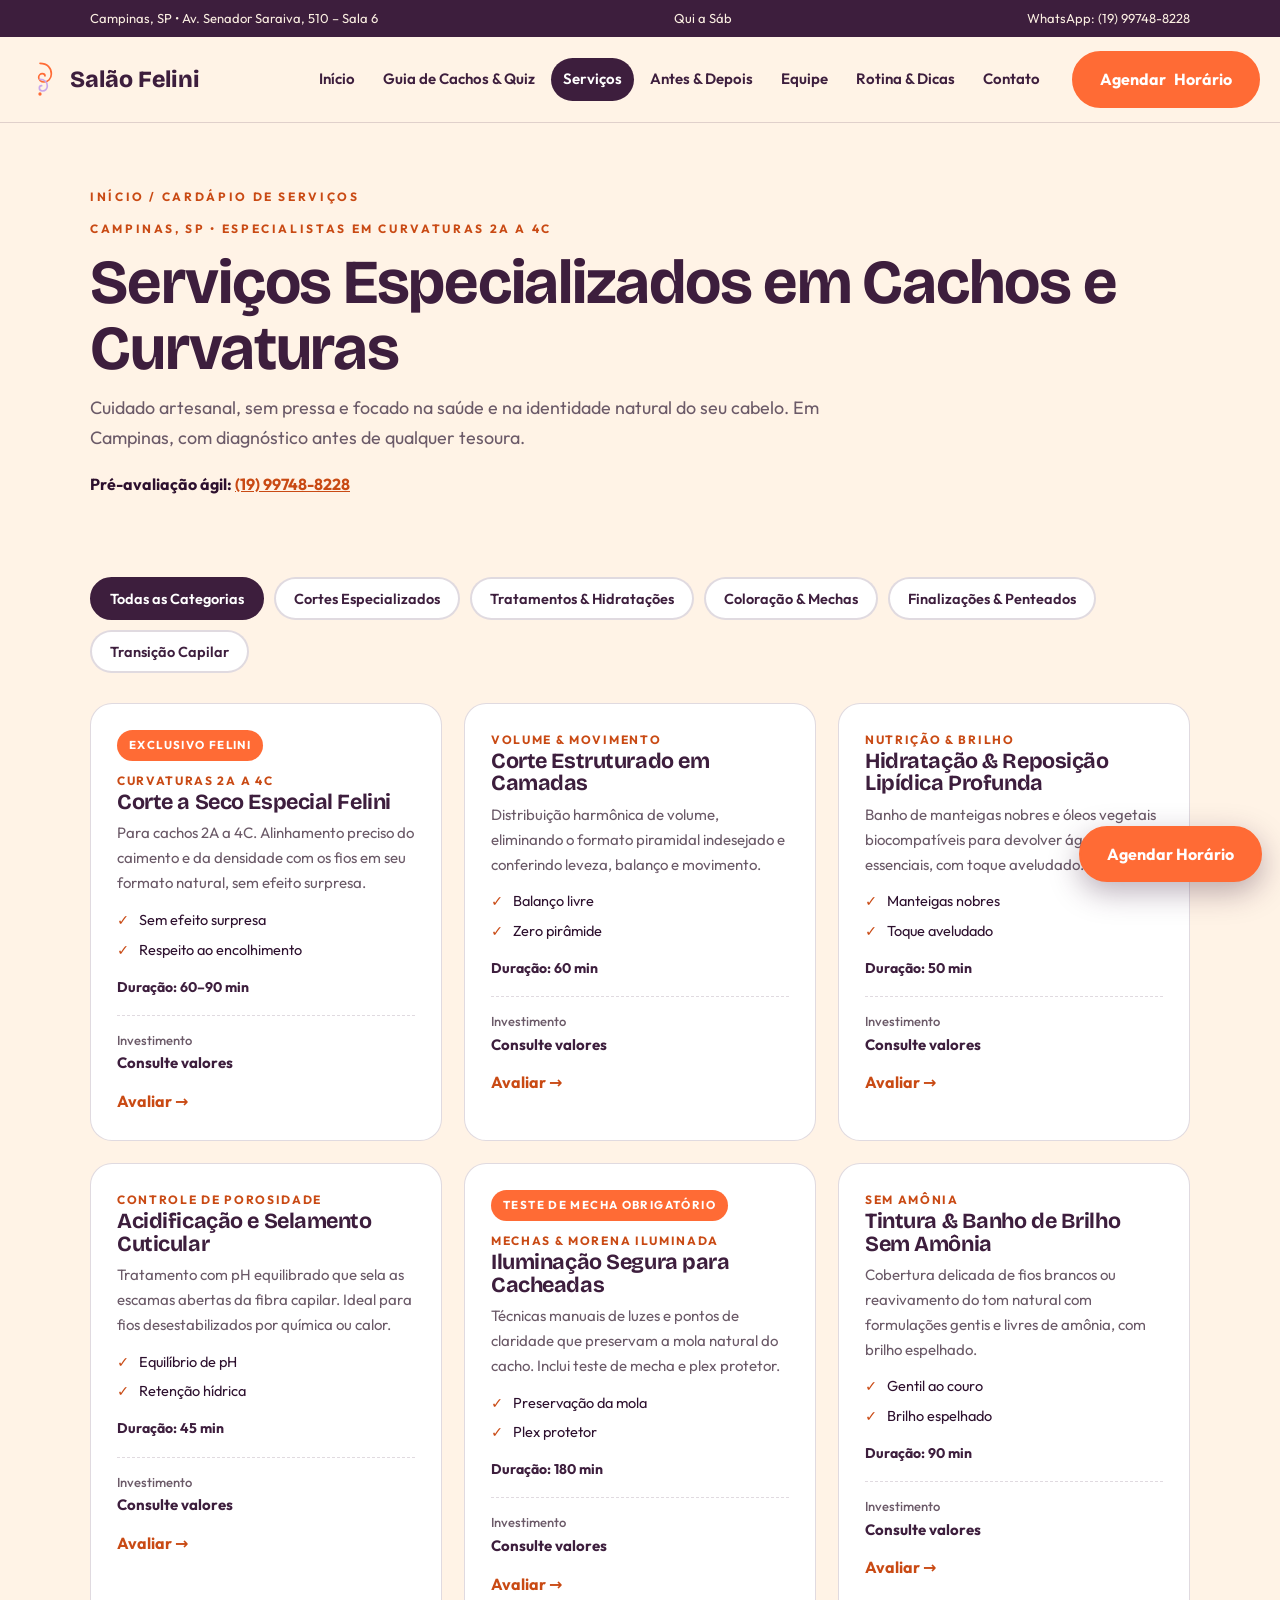
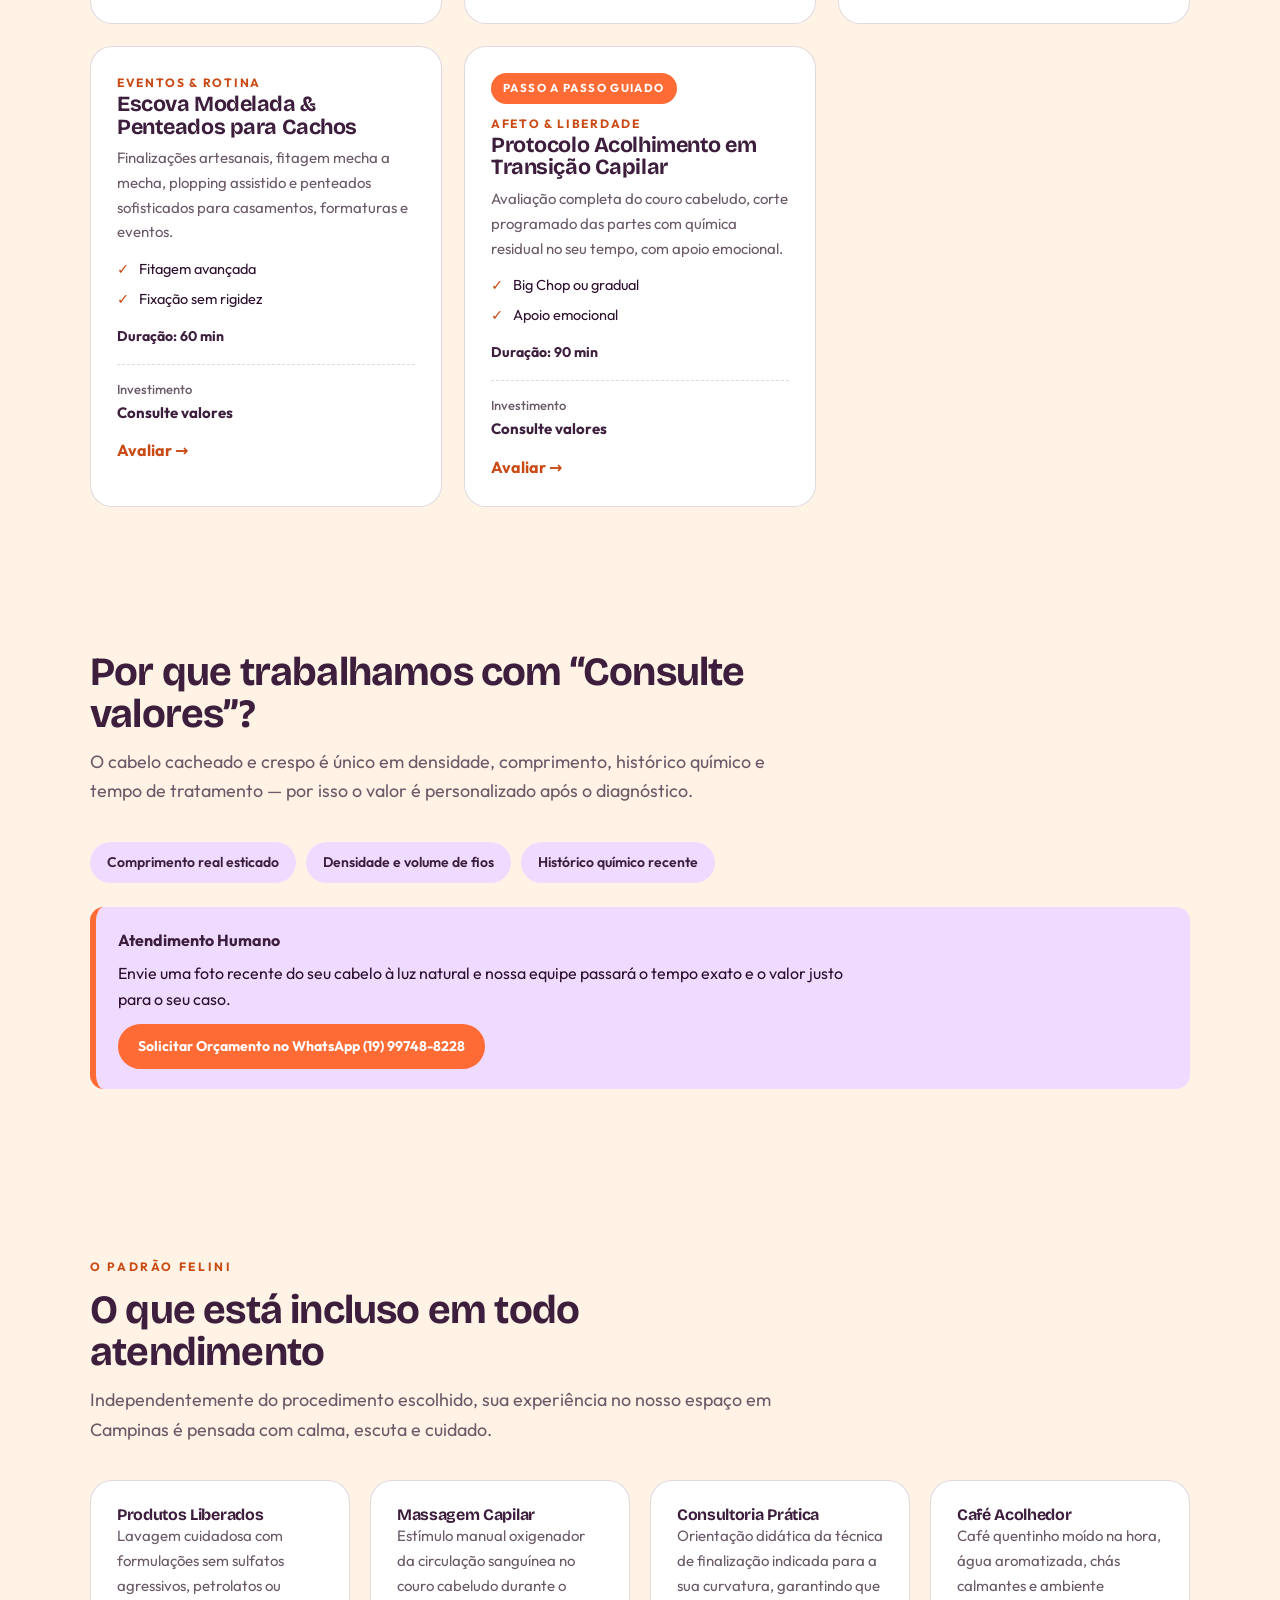
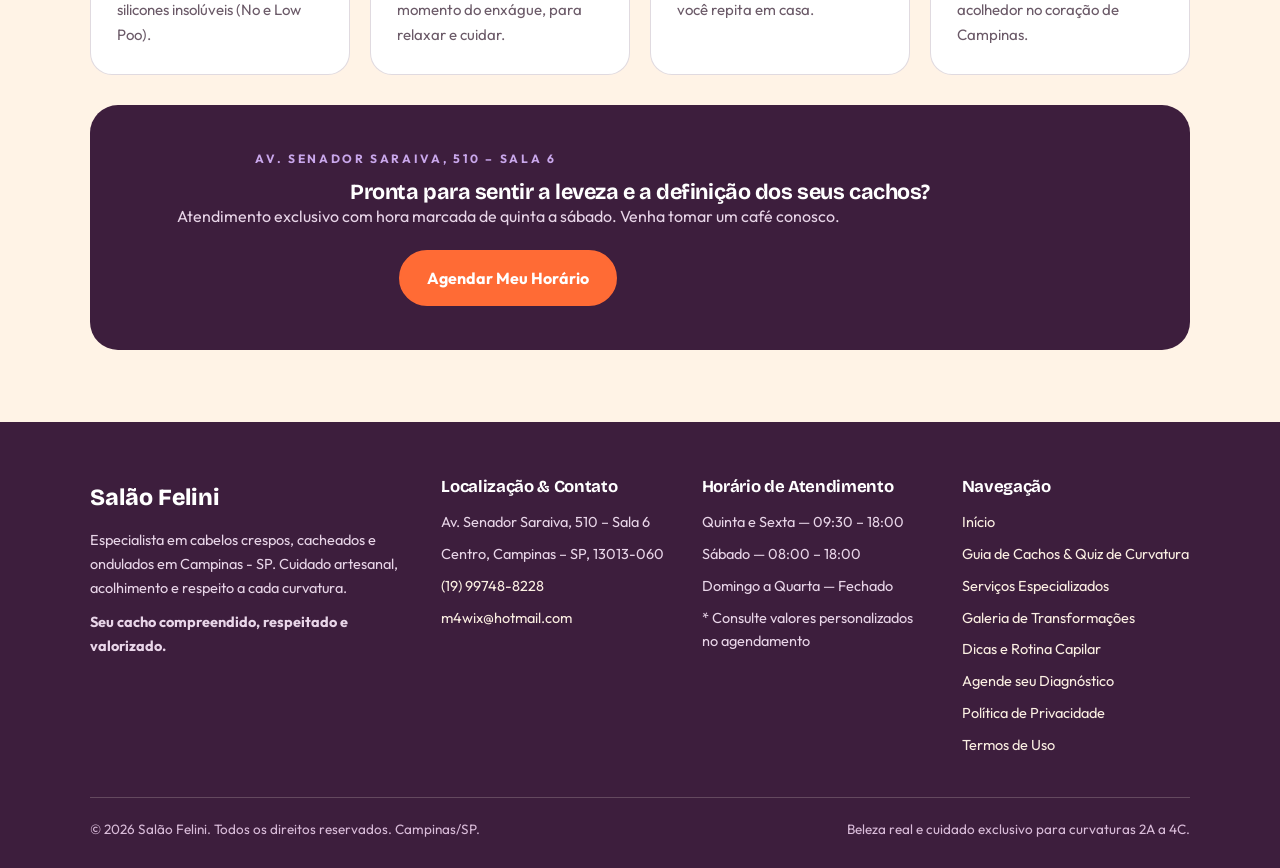
<file: servicos.html>
<!DOCTYPE html>
<html lang="pt-BR">
<head>
<meta charset="UTF-8">
<meta name="viewport" content="width=device-width, initial-scale=1.0">
<title>Serviços Especializados | Salão Felini Campinas | Salão Felini Campinas</title>
<meta name="description" content="Corte a seco, hidratação, luzes e morena iluminada, transição capilar e finalização para curvaturas 2A a 4C. Consulte valores.">
<meta property="og:title" content="Serviços Especializados | Salão Felini Campinas | Salão Felini Campinas">
<meta property="og:description" content="Corte a seco, hidratação, luzes e morena iluminada, transição capilar e finalização para curvaturas 2A a 4C. Consulte valores.">
<meta property="og:type" content="website">
<link rel="stylesheet" href="assets/css/style.css">
<link rel="icon" href="data:image/svg+xml,<svg xmlns='http://www.w3.org/2000/svg' viewBox='0 0 100 100'><text y='.9em' font-size='90'>🌀</text></svg>">
</head>
<body>
<a class="skip" href="#conteudo">Pular para o conteúdo</a>
<div class="util"><div class="wrap"><span>Campinas, SP • Av. Senador Saraiva, 510 – Sala 6</span><span>Qui a Sáb</span><span>WhatsApp: <a href="https://wa.me/5519997488228">(19) 99748-8228</a></span></div></div>
<header class="site-header"><div class="wrap">
<a class="logo" href="index.html" aria-label="Salão Felini — Início"><svg viewBox="0 0 120 120" width="40" height="40" fill="none" aria-hidden="true"><path d="M60 10c22 0 34 14 34 32 0 14-10 24-22 24-9 0-16-6-16-14 0-6 5-11 11-11 5 0 8 3 8 7" stroke="#FF6B35" stroke-width="5" stroke-linecap="round"/><path d="M60 58c14 0 22 9 22 20 0 9-7 15-14 15-6 0-10-4-10-9 0-4 3-7 7-7" stroke="#C9A7EB" stroke-width="5" stroke-linecap="round"/><circle cx="60" cy="102" r="5" fill="#FF6B35"/></svg>Salão Felini</a>
<button class="nav-toggle" aria-expanded="false" aria-controls="main-nav">☰ Menu</button>
<nav class="main-nav" id="main-nav" aria-label="Navegação principal"><a href="index.html">Início</a><a href="cachos.html">Guia de Cachos & Quiz</a><a href="servicos.html" aria-current="page">Serviços</a><a href="galeria.html">Antes & Depois</a><a href="equipe.html">Equipe</a><a href="cuidados.html">Rotina & Dicas</a><a href="contato.html">Contato</a></nav>
<a class="btn header-cta" href="agendar.html"><span>Agendar</span> Horário</a>
</div></header>
<main id="conteudo">
<section class="hero"><div class="wrap">
<p class="eyebrow">Início / Cardápio de Serviços</p>
<p class="eyebrow" style="margin-top:8px">Campinas, SP • Especialistas em Curvaturas 2A a 4C</p>
<h1>Serviços Especializados em Cachos e Curvaturas</h1>
<p class="lead">Cuidado artesanal, sem pressa e focado na saúde e na identidade natural do seu cabelo. Em Campinas, com diagnóstico antes de qualquer tesoura.</p>
<p style="margin-top:18px"><strong>Pré-avaliação ágil:</strong> <a href="tel:+5519997488228" style="font-weight:700;color:var(--tang-dark)">(19) 99748-8228</a></p>
</div></section>
<section style="padding-top:0"><div class="wrap">
<div class="filters" data-filter-group="servicos" role="group" aria-label="Filtrar serviços por categoria">
<button class="filter-btn" data-filter="all" aria-pressed="true">Todas as Categorias</button>
<button class="filter-btn" data-filter="cortes" aria-pressed="false">Cortes Especializados</button>
<button class="filter-btn" data-filter="tratamentos" aria-pressed="false">Tratamentos &amp; Hidratações</button>
<button class="filter-btn" data-filter="coloracao" aria-pressed="false">Coloração &amp; Mechas</button>
<button class="filter-btn" data-filter="finalizacoes" aria-pressed="false">Finalizações &amp; Penteados</button>
<button class="filter-btn" data-filter="transicao" aria-pressed="false">Transição Capilar</button>
</div>
<div class="grid3"><article class="card" data-cat-group="servicos" data-cat="cortes"><span class="badge tang">Exclusivo Felini</span><p class="tag">Curvaturas 2A a 4C</p><h3>Corte a Seco Especial Felini</h3><p>Para cachos 2A a 4C. Alinhamento preciso do caimento e da densidade com os fios em seu formato natural, sem efeito surpresa.</p>
<ul><li>Sem efeito surpresa</li><li>Respeito ao encolhimento</li></ul><p class="dur">Duração: 60–90 min</p>
<p class="price"><small>Investimento</small>Consulte valores</p><a class="card-link" href="agendar.html">Avaliar →</a></article><article class="card" data-cat-group="servicos" data-cat="cortes"><p class="tag">Volume & Movimento</p><h3>Corte Estruturado em Camadas</h3><p>Distribuição harmônica de volume, eliminando o formato piramidal indesejado e conferindo leveza, balanço e movimento.</p>
<ul><li>Balanço livre</li><li>Zero pirâmide</li></ul><p class="dur">Duração: 60 min</p>
<p class="price"><small>Investimento</small>Consulte valores</p><a class="card-link" href="agendar.html">Avaliar →</a></article><article class="card" data-cat-group="servicos" data-cat="tratamentos"><p class="tag">Nutrição & Brilho</p><h3>Hidratação & Reposição Lipídica Profunda</h3><p>Banho de manteigas nobres e óleos vegetais biocompatíveis para devolver água e lipídios essenciais, com toque aveludado.</p>
<ul><li>Manteigas nobres</li><li>Toque aveludado</li></ul><p class="dur">Duração: 50 min</p>
<p class="price"><small>Investimento</small>Consulte valores</p><a class="card-link" href="agendar.html">Avaliar →</a></article><article class="card" data-cat-group="servicos" data-cat="tratamentos"><p class="tag">Controle de Porosidade</p><h3>Acidificação e Selamento Cuticular</h3><p>Tratamento com pH equilibrado que sela as escamas abertas da fibra capilar. Ideal para fios desestabilizados por química ou calor.</p>
<ul><li>Equilíbrio de pH</li><li>Retenção hídrica</li></ul><p class="dur">Duração: 45 min</p>
<p class="price"><small>Investimento</small>Consulte valores</p><a class="card-link" href="agendar.html">Avaliar →</a></article><article class="card" data-cat-group="servicos" data-cat="coloracao"><span class="badge tang">Teste de Mecha Obrigatório</span><p class="tag">Mechas & Morena Iluminada</p><h3>Iluminação Segura para Cacheadas</h3><p>Técnicas manuais de luzes e pontos de claridade que preservam a mola natural do cacho. Inclui teste de mecha e plex protetor.</p>
<ul><li>Preservação da mola</li><li>Plex protetor</li></ul><p class="dur">Duração: 180 min</p>
<p class="price"><small>Investimento</small>Consulte valores</p><a class="card-link" href="agendar.html">Avaliar →</a></article><article class="card" data-cat-group="servicos" data-cat="coloracao"><p class="tag">Sem Amônia</p><h3>Tintura & Banho de Brilho Sem Amônia</h3><p>Cobertura delicada de fios brancos ou reavivamento do tom natural com formulações gentis e livres de amônia, com brilho espelhado.</p>
<ul><li>Gentil ao couro</li><li>Brilho espelhado</li></ul><p class="dur">Duração: 90 min</p>
<p class="price"><small>Investimento</small>Consulte valores</p><a class="card-link" href="agendar.html">Avaliar →</a></article><article class="card" data-cat-group="servicos" data-cat="finalizacoes"><p class="tag">Eventos & Rotina</p><h3>Escova Modelada & Penteados para Cachos</h3><p>Finalizações artesanais, fitagem mecha a mecha, plopping assistido e penteados sofisticados para casamentos, formaturas e eventos.</p>
<ul><li>Fitagem avançada</li><li>Fixação sem rigidez</li></ul><p class="dur">Duração: 60 min</p>
<p class="price"><small>Investimento</small>Consulte valores</p><a class="card-link" href="agendar.html">Avaliar →</a></article><article class="card" data-cat-group="servicos" data-cat="transicao"><span class="badge tang">Passo a Passo Guiado</span><p class="tag">Afeto & Liberdade</p><h3>Protocolo Acolhimento em Transição Capilar</h3><p>Avaliação completa do couro cabeludo, corte programado das partes com química residual no seu tempo, com apoio emocional.</p>
<ul><li>Big Chop ou gradual</li><li>Apoio emocional</li></ul><p class="dur">Duração: 90 min</p>
<p class="price"><small>Investimento</small>Consulte valores</p><a class="card-link" href="agendar.html">Avaliar →</a></article></div>
</div></section>
<section><div class="wrap">
<div class="section-head"><h2>Por que trabalhamos com “Consulte valores”?</h2>
<p class="lead">O cabelo cacheado e crespo é único em densidade, comprimento, histórico químico e tempo de tratamento — por isso o valor é personalizado após o diagnóstico.</p></div>
<div class="chips"><span class="chip lilac">Comprimento real esticado</span><span class="chip lilac">Densidade e volume de fios</span><span class="chip lilac">Histórico químico recente</span></div>
<div class="callout"><b>Atendimento Humano</b><p style="margin-top:6px">Envie uma foto recente do seu cabelo à luz natural e nossa equipe passará o tempo exato e o valor justo para o seu caso.</p>
<p style="margin-top:12px"><a class="btn small" href="https://wa.me/5519997488228">Solicitar Orçamento no WhatsApp (19) 99748-8228</a></p></div>
</div></section>
<section><div class="wrap">
<div class="section-head"><p class="eyebrow">O Padrão Felini</p><h2>O que está incluso em todo atendimento</h2>
<p class="lead">Independentemente do procedimento escolhido, sua experiência no nosso espaço em Campinas é pensada com calma, escuta e cuidado.</p></div>
<div class="grid4">
<div class="card"><h4>Produtos Liberados</h4><p>Lavagem cuidadosa com formulações sem sulfatos agressivos, petrolatos ou silicones insolúveis (No e Low Poo).</p></div>
<div class="card"><h4>Massagem Capilar</h4><p>Estímulo manual oxigenador da circulação sanguínea no couro cabeludo durante o momento do enxágue, para relaxar e cuidar.</p></div>
<div class="card"><h4>Consultoria Prática</h4><p>Orientação didática da técnica de finalização indicada para a sua curvatura, garantindo que você repita em casa.</p></div>
<div class="card"><h4>Café Acolhedor</h4><p>Café quentinho moído na hora, água aromatizada, chás calmantes e ambiente acolhedor no coração de Campinas.</p></div>
</div>
<div class="band" style="margin-top:30px;text-align:center"><p class="eyebrow" style="color:var(--lilac)">Av. Senador Saraiva, 510 – Sala 6</p>
<h3>Pronta para sentir a leveza e a definição dos seus cachos?</h3>
<p>Atendimento exclusivo com hora marcada de quinta a sábado. Venha tomar um café conosco.</p>
<p><a class="btn" href="agendar.html">Agendar Meu Horário</a></p></div>
</div></section>
</main>
<footer><div class="wrap">
<div class="foot-grid">
<div><a class="logo" href="index.html" style="color:#fff">Salão Felini</a>
<p style="margin-top:12px">Especialista em cabelos crespos, cacheados e ondulados em Campinas - SP. Cuidado artesanal, acolhimento e respeito a cada curvatura.</p>
<p style="margin-top:10px"><strong>Seu cacho compreendido, respeitado e valorizado.</strong></p></div>
<div><h4>Localização &amp; Contato</h4><ul>
<li>Av. Senador Saraiva, 510 – Sala 6</li>
<li>Centro, Campinas – SP, 13013-060</li>
<li><a href="tel:+5519997488228">(19) 99748-8228</a></li>
<li><a href="mailto:m4wix@hotmail.com">m4wix@hotmail.com</a></li></ul></div>
<div><h4>Horário de Atendimento</h4><ul>
<li>Quinta e Sexta — 09:30 – 18:00</li>
<li>Sábado — 08:00 – 18:00</li>
<li>Domingo a Quarta — Fechado</li>
<li>* Consulte valores personalizados no agendamento</li></ul></div>
<div><h4>Navegação</h4><ul>
<li><a href="index.html">Início</a></li>
<li><a href="cachos.html">Guia de Cachos &amp; Quiz de Curvatura</a></li>
<li><a href="servicos.html">Serviços Especializados</a></li>
<li><a href="galeria.html">Galeria de Transformações</a></li>
<li><a href="cuidados.html">Dicas e Rotina Capilar</a></li>
<li><a href="agendar.html">Agende seu Diagnóstico</a></li>
<li><a href="privacidade.html">Política de Privacidade</a></li>
<li><a href="termos.html">Termos de Uso</a></li></ul></div>
</div>
<div class="foot-bottom"><span>© 2026 Salão Felini. Todos os direitos reservados. Campinas/SP.</span><span>Beleza real e cuidado exclusivo para curvaturas 2A a 4C.</span></div>
</div></footer>
<a class="btn sticky-pill" href="agendar.html">Agendar Horário</a>
<script src="assets/js/main.js"></script>
</body>
</html>
</file>
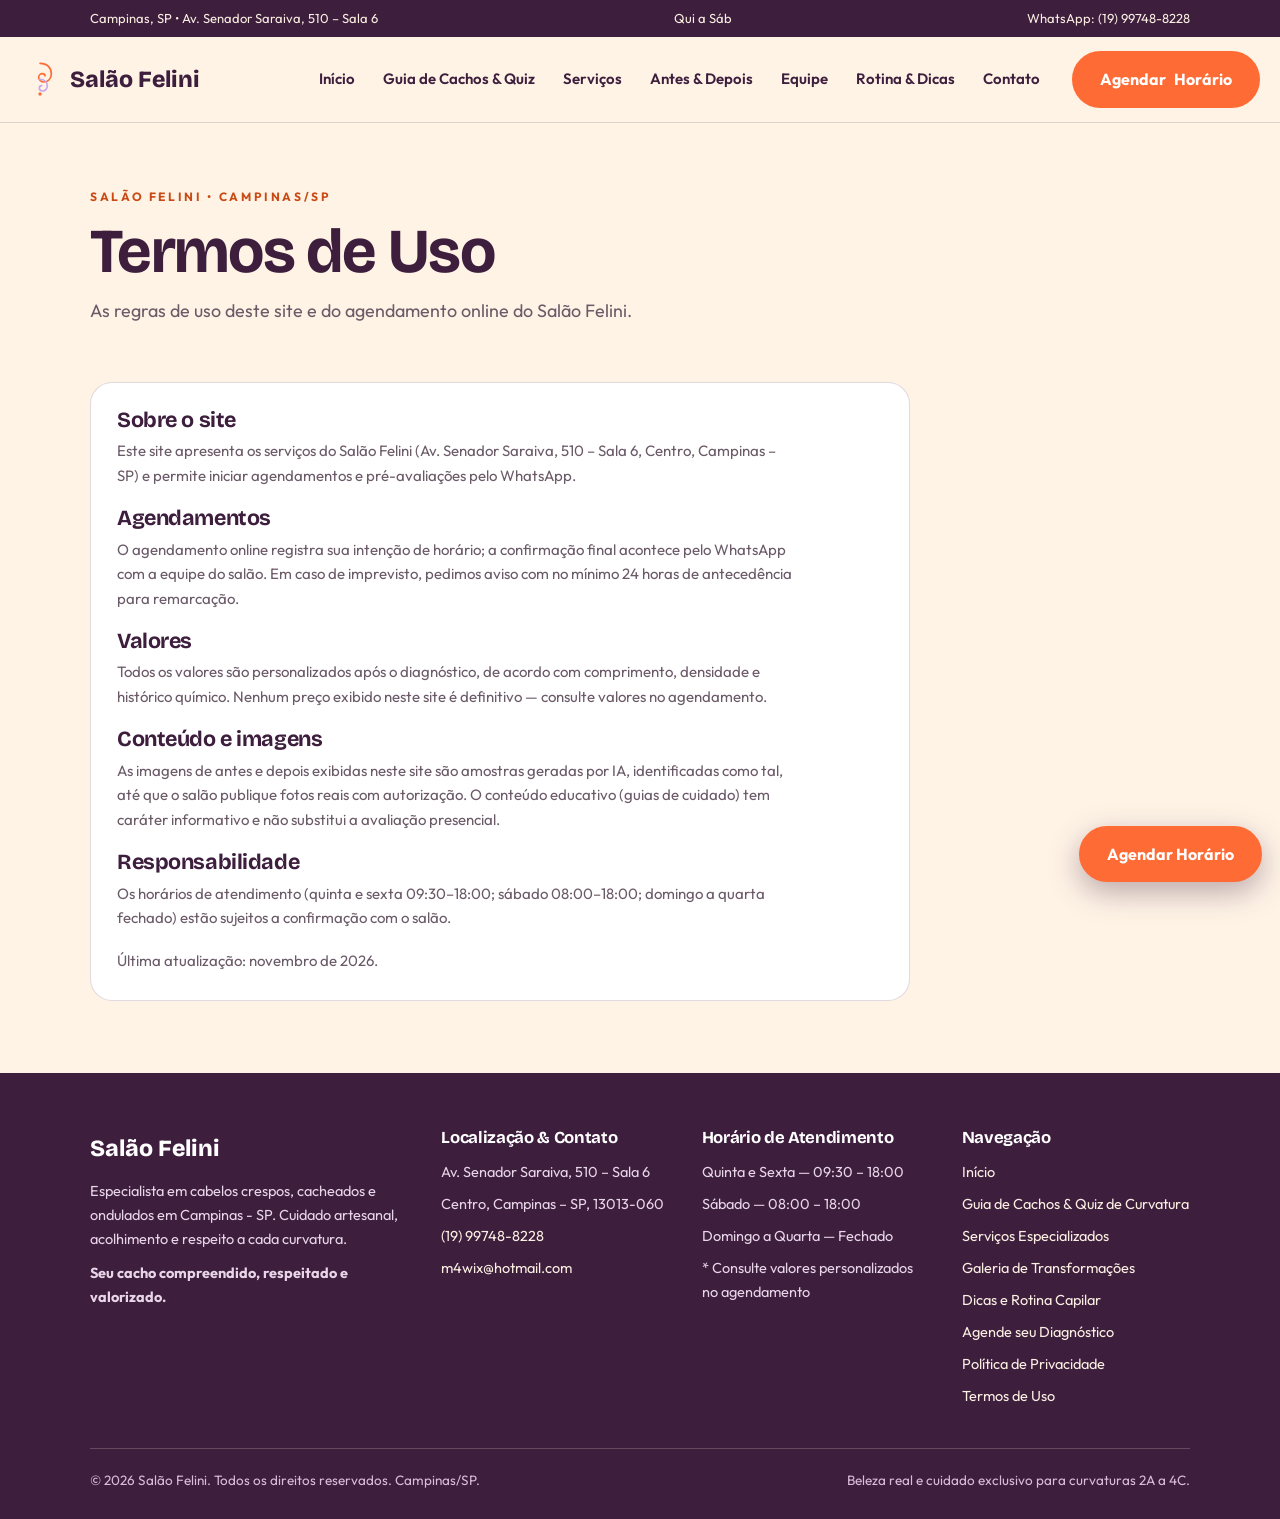
<file: termos.html>
<!DOCTYPE html>
<html lang="pt-BR">
<head>
<meta charset="UTF-8">
<meta name="viewport" content="width=device-width, initial-scale=1.0">
<title>Termos de Uso | Salão Felini Campinas | Salão Felini Campinas</title>
<meta name="description" content="As regras de uso deste site e do agendamento online do Salão Felini.">
<meta property="og:title" content="Termos de Uso | Salão Felini Campinas | Salão Felini Campinas">
<meta property="og:description" content="As regras de uso deste site e do agendamento online do Salão Felini.">
<meta property="og:type" content="website">
<link rel="stylesheet" href="assets/css/style.css">
<link rel="icon" href="data:image/svg+xml,<svg xmlns='http://www.w3.org/2000/svg' viewBox='0 0 100 100'><text y='.9em' font-size='90'>🌀</text></svg>">
</head>
<body>
<a class="skip" href="#conteudo">Pular para o conteúdo</a>
<div class="util"><div class="wrap"><span>Campinas, SP • Av. Senador Saraiva, 510 – Sala 6</span><span>Qui a Sáb</span><span>WhatsApp: <a href="https://wa.me/5519997488228">(19) 99748-8228</a></span></div></div>
<header class="site-header"><div class="wrap">
<a class="logo" href="index.html" aria-label="Salão Felini — Início"><svg viewBox="0 0 120 120" width="40" height="40" fill="none" aria-hidden="true"><path d="M60 10c22 0 34 14 34 32 0 14-10 24-22 24-9 0-16-6-16-14 0-6 5-11 11-11 5 0 8 3 8 7" stroke="#FF6B35" stroke-width="5" stroke-linecap="round"/><path d="M60 58c14 0 22 9 22 20 0 9-7 15-14 15-6 0-10-4-10-9 0-4 3-7 7-7" stroke="#C9A7EB" stroke-width="5" stroke-linecap="round"/><circle cx="60" cy="102" r="5" fill="#FF6B35"/></svg>Salão Felini</a>
<button class="nav-toggle" aria-expanded="false" aria-controls="main-nav">☰ Menu</button>
<nav class="main-nav" id="main-nav" aria-label="Navegação principal"><a href="index.html">Início</a><a href="cachos.html">Guia de Cachos & Quiz</a><a href="servicos.html">Serviços</a><a href="galeria.html">Antes & Depois</a><a href="equipe.html">Equipe</a><a href="cuidados.html">Rotina & Dicas</a><a href="contato.html">Contato</a></nav>
<a class="btn header-cta" href="agendar.html"><span>Agendar</span> Horário</a>
</div></header>
<main id="conteudo">
<section class="hero"><div class="wrap"><p class="eyebrow">Salão Felini • Campinas/SP</p><h1>Termos de Uso</h1><p class="lead">As regras de uso deste site e do agendamento online do Salão Felini.</p></div></section>
<section style="padding-top:0"><div class="wrap"><div class="card" style="max-width:820px"><h3>Sobre o site</h3><p>Este site apresenta os serviços do Salão Felini (Av. Senador Saraiva, 510 – Sala 6, Centro, Campinas – SP) e permite iniciar agendamentos e pré-avaliações pelo WhatsApp.</p>
<h3 style="margin-top:18px">Agendamentos</h3><p>O agendamento online registra sua intenção de horário; a confirmação final acontece pelo WhatsApp com a equipe do salão. Em caso de imprevisto, pedimos aviso com no mínimo 24 horas de antecedência para remarcação.</p>
<h3 style="margin-top:18px">Valores</h3><p>Todos os valores são personalizados após o diagnóstico, de acordo com comprimento, densidade e histórico químico. Nenhum preço exibido neste site é definitivo — consulte valores no agendamento.</p>
<h3 style="margin-top:18px">Conteúdo e imagens</h3><p>As imagens de antes e depois exibidas neste site são amostras geradas por IA, identificadas como tal, até que o salão publique fotos reais com autorização. O conteúdo educativo (guias de cuidado) tem caráter informativo e não substitui a avaliação presencial.</p>
<h3 style="margin-top:18px">Responsabilidade</h3><p>Os horários de atendimento (quinta e sexta 09:30–18:00; sábado 08:00–18:00; domingo a quarta fechado) estão sujeitos a confirmação com o salão.</p>
<p class="note" style="margin-top:18px">Última atualização: novembro de 2026.</p></div></div></section></main>
<footer><div class="wrap">
<div class="foot-grid">
<div><a class="logo" href="index.html" style="color:#fff">Salão Felini</a>
<p style="margin-top:12px">Especialista em cabelos crespos, cacheados e ondulados em Campinas - SP. Cuidado artesanal, acolhimento e respeito a cada curvatura.</p>
<p style="margin-top:10px"><strong>Seu cacho compreendido, respeitado e valorizado.</strong></p></div>
<div><h4>Localização &amp; Contato</h4><ul>
<li>Av. Senador Saraiva, 510 – Sala 6</li>
<li>Centro, Campinas – SP, 13013-060</li>
<li><a href="tel:+5519997488228">(19) 99748-8228</a></li>
<li><a href="mailto:m4wix@hotmail.com">m4wix@hotmail.com</a></li></ul></div>
<div><h4>Horário de Atendimento</h4><ul>
<li>Quinta e Sexta — 09:30 – 18:00</li>
<li>Sábado — 08:00 – 18:00</li>
<li>Domingo a Quarta — Fechado</li>
<li>* Consulte valores personalizados no agendamento</li></ul></div>
<div><h4>Navegação</h4><ul>
<li><a href="index.html">Início</a></li>
<li><a href="cachos.html">Guia de Cachos &amp; Quiz de Curvatura</a></li>
<li><a href="servicos.html">Serviços Especializados</a></li>
<li><a href="galeria.html">Galeria de Transformações</a></li>
<li><a href="cuidados.html">Dicas e Rotina Capilar</a></li>
<li><a href="agendar.html">Agende seu Diagnóstico</a></li>
<li><a href="privacidade.html">Política de Privacidade</a></li>
<li><a href="termos.html">Termos de Uso</a></li></ul></div>
</div>
<div class="foot-bottom"><span>© 2026 Salão Felini. Todos os direitos reservados. Campinas/SP.</span><span>Beleza real e cuidado exclusivo para curvaturas 2A a 4C.</span></div>
</div></footer>
<a class="btn sticky-pill" href="agendar.html">Agendar Horário</a>
<script src="assets/js/main.js"></script>
</body>
</html>
</file>
<file: assets/css/style.css>
@font-face{font-family:'Bricolage Grotesque';font-style:normal;font-weight:500;font-display:swap;src:url('../fonts/BricolageGrotesque-500.woff2') format('woff2');}
@font-face{font-family:'Bricolage Grotesque';font-style:normal;font-weight:700;font-display:swap;src:url('../fonts/BricolageGrotesque-700.woff2') format('woff2');}
@font-face{font-family:'Bricolage Grotesque';font-style:normal;font-weight:800;font-display:swap;src:url('../fonts/BricolageGrotesque-800.woff2') format('woff2');}
@font-face{font-family:'Outfit';font-style:normal;font-weight:400;font-display:swap;src:url('../fonts/Outfit-400.woff2') format('woff2');}
@font-face{font-family:'Outfit';font-style:normal;font-weight:500;font-display:swap;src:url('../fonts/Outfit-500.woff2') format('woff2');}
@font-face{font-family:'Outfit';font-style:normal;font-weight:600;font-display:swap;src:url('../fonts/Outfit-600.woff2') format('woff2');}
@font-face{font-family:'Outfit';font-style:normal;font-weight:700;font-display:swap;src:url('../fonts/Outfit-700.woff2') format('woff2');}
/* Salão Felini — "Cacho Vivo" design system */
:root{
  --plum:#3D1E3D; --plum-2:#2d102e; --plum-3:#5d3b5c;
  --tang:#FF6B35; --tang-dark:#c94a14;
  --cream:#FFF3E6; --cream-2:#fbefe2; --lilac:#C9A7EB; --lilac-soft:#efdbff;
  --ink:#2d102e; --muted:#6b5a68; --line:rgba(61,30,61,.16);
  --radius:22px; --radius-sm:14px;
  --font-d:'Bricolage Grotesque',system-ui,sans-serif;
  --font-b:'Outfit',system-ui,sans-serif;
  --ease:cubic-bezier(.16,1,.3,1);
}
*{box-sizing:border-box;margin:0;padding:0}
html{scroll-behavior:smooth}
body{background:var(--cream);color:var(--ink);font-family:var(--font-b);font-size:16px;line-height:1.65;overflow-x:hidden}
::selection{background:var(--tang);color:#fff}
img,svg{max-width:100%;display:block}
a{color:inherit}
h1,h2,h3,h4{font-family:var(--font-d);color:var(--plum);line-height:1.05;letter-spacing:-.02em}
h1{font-size:clamp(2.3rem,5.2vw,3.9rem)}
h2{font-size:clamp(1.7rem,3.4vw,2.5rem)}
h3{font-size:1.35rem}
p{max-width:68ch}
.wrap{max-width:1140px;margin:0 auto;padding:0 20px}
section{padding:72px 0}
.eyebrow{font-size:12px;font-weight:700;letter-spacing:.22em;text-transform:uppercase;color:var(--tang-dark);margin-bottom:12px}
.lead{font-size:1.12rem;color:var(--muted);margin-top:12px}
.skip{position:absolute;left:-999px;top:0;background:var(--plum);color:#fff;padding:10px 16px;z-index:200}
.skip:focus{left:8px;top:8px}

/* utility bar + header */
.util{background:var(--plum);color:#fbefe2;font-size:13px}
.util .wrap{display:flex;gap:18px;justify-content:space-between;flex-wrap:wrap;padding-top:8px;padding-bottom:8px}
.util a{text-decoration:none}
.site-header{background:var(--cream);position:sticky;top:0;z-index:90;border-bottom:1px solid var(--line)}
.site-header .wrap{max-width:1320px}
.site-header .wrap{display:flex;align-items:center;gap:20px;padding-top:14px;padding-bottom:14px}
.logo{display:flex;align-items:center;gap:10px;text-decoration:none;font-family:var(--font-d);font-weight:800;font-size:1.45rem;color:var(--plum);white-space:nowrap}
.logo svg{width:40px;height:40px;flex:none}
.main-nav{display:flex;gap:4px;margin-left:auto;flex-wrap:wrap}
.main-nav a{text-decoration:none;font-weight:600;font-size:15px;padding:9px 12px;border-radius:999px;color:var(--plum)}
.main-nav a:hover{background:var(--lilac-soft)}
.main-nav a[aria-current="page"]{background:var(--plum);color:#fff}
.nav-toggle{display:none;background:var(--plum);color:#fff;border:0;border-radius:12px;padding:10px 14px;font-size:15px;font-weight:700;cursor:pointer;margin-left:auto}
.header-cta{flex:none}

/* buttons */
.btn{display:inline-flex;align-items:center;justify-content:center;gap:8px;background:var(--tang);color:#fff;font-family:var(--font-b);font-weight:700;font-size:16px;text-decoration:none;border:2px solid var(--tang);border-radius:999px;padding:13px 26px;cursor:pointer;min-height:48px;transition:transform .25s var(--ease),background .2s}
.btn:hover{transform:translateY(-2px) scale(1.02);background:var(--tang-dark);border-color:var(--tang-dark)}
.btn:active{transform:scale(.97)}
.btn.plum{background:var(--plum);border-color:var(--plum)}
.btn.plum:hover{background:var(--plum-3)}
.btn.ghost{background:transparent;color:var(--plum);border-color:var(--plum)}
.btn.ghost:hover{background:var(--plum);color:#fff}
.btn.cream{background:var(--cream);color:var(--plum);border-color:var(--cream)}
.btn:disabled{opacity:.45;cursor:not-allowed;transform:none}
.btn.small{padding:9px 18px;font-size:14px;min-height:42px}

/* marquee */
.marquee{background:var(--plum);color:var(--cream);overflow:hidden;padding:13px 0;white-space:nowrap}
.marquee-track{display:inline-block;animation:marq 30s linear infinite;font-family:var(--font-d);font-weight:700;letter-spacing:.06em;font-size:15px}
.marquee-track span{padding:0 14px}
@keyframes marq{from{transform:translateX(0)}to{transform:translateX(-50%)}}

/* hero */
.hero{padding:64px 0 56px;position:relative}
.hero-grid{display:grid;grid-template-columns:1.05fr .95fr;gap:48px;align-items:center}
.hero-ctas{display:flex;gap:12px;flex-wrap:wrap;margin-top:26px}
.chips{display:flex;gap:10px;flex-wrap:wrap;margin-top:26px}
.chip{background:#fff;border:1px solid var(--line);border-radius:999px;padding:8px 16px;font-weight:600;font-size:14px;color:var(--plum)}
.chip.lilac{background:var(--lilac-soft);border-color:transparent}
.hero-photo{position:relative}
.hero-photo .frame{border-radius:28px;overflow:hidden;background:var(--plum);position:relative;min-height:420px;display:flex;align-items:flex-end}
.frame-art{position:absolute;inset:0;display:flex;align-items:center;justify-content:center}
.frame-art svg{width:78%;height:auto;opacity:.95}
.frame-cap{position:relative;z-index:2;background:rgba(61,30,61,.92);color:#fff;margin:16px;border-radius:16px;padding:16px 18px;width:calc(100% - 32px)}
.frame-cap b{font-family:var(--font-d);font-size:1.1rem}
.frame-cap p{font-size:14px;color:#f0d9f0;max-width:none}
.float-card{position:absolute;background:#fff;border:1px solid var(--line);border-radius:16px;padding:12px 16px;box-shadow:0 10px 30px rgba(61,30,61,.14);z-index:3}
.float-card b{display:block;font-family:var(--font-d);color:var(--plum)}
.float-card span{font-size:13px;color:var(--muted)}
.float-card.fc1{top:-16px;right:8px}
.float-card.fc2{bottom:150px;left:-14px}
.ai-label{font-size:12px;font-weight:700;letter-spacing:.08em;text-transform:uppercase;color:var(--muted);margin-top:10px}

/* cards / grids */
.grid2{display:grid;grid-template-columns:1fr 1fr;gap:24px}
.grid3{display:grid;grid-template-columns:repeat(3,1fr);gap:22px}
.grid4{display:grid;grid-template-columns:repeat(4,1fr);gap:20px}
.card{background:#fff;border:1px solid var(--line);border-radius:var(--radius);padding:26px}
.card h3{margin-bottom:8px}
.card p{font-size:15px;color:var(--muted)}
.card .tag{font-size:12px;font-weight:700;letter-spacing:.14em;text-transform:uppercase;color:var(--tang-dark)}
.card .dur{font-size:14px;font-weight:700;color:var(--plum);margin-top:14px}
.card ul{list-style:none;margin-top:12px;display:grid;gap:6px}
.card ul li{font-size:14.5px;padding-left:22px;position:relative}
.card ul li::before{content:"✓";position:absolute;left:0;color:var(--tang-dark);font-weight:800}
.card .price{margin-top:16px;padding-top:14px;border-top:1px dashed var(--line);font-weight:700;color:var(--plum)}
.card .price small{display:block;font-weight:500;color:var(--muted);font-size:13px}
.card .card-link{display:inline-block;margin-top:12px;font-weight:700;color:var(--tang-dark);text-decoration:none}
.card .card-link:hover{text-decoration:underline}
.section-head{max-width:720px;margin-bottom:36px}
.section-head.center{margin-left:auto;margin-right:auto;text-align:center}
.section-head.center p{margin-left:auto;margin-right:auto}

/* finder */
.finder-tabs{display:flex;gap:12px;flex-wrap:wrap;margin:26px 0}
.finder-tab{flex:1;min-width:220px;text-align:left;background:#fff;border:2px solid var(--line);border-radius:18px;padding:18px 20px;cursor:pointer;font-family:var(--font-b)}
.finder-tab b{display:block;font-family:var(--font-d);font-size:1.05rem;color:var(--plum)}
.finder-tab span{font-size:14px;color:var(--muted)}
.finder-tab[aria-pressed="true"]{border-color:var(--tang);background:var(--lilac-soft)}
.finder-panel{background:var(--plum);color:#fbefe2;border-radius:var(--radius);padding:32px}
.finder-panel h3{color:#fff}
.finder-panel p{color:#e8d5e8}
.finder-panel .kv{display:grid;grid-template-columns:1fr 1fr;gap:20px;margin-top:20px}
.finder-panel .kv b{display:block;color:var(--lilac);font-size:12px;letter-spacing:.16em;text-transform:uppercase;margin-bottom:6px}

/* before/after */
.ba{position:relative;border-radius:20px;overflow:hidden;background:var(--plum);aspect-ratio:4/3;cursor:ew-resize;touch-action:none}
.ba .ba-side{position:absolute;inset:0;display:flex;align-items:center;justify-content:center}
.ba .ba-after{clip-path:inset(0 0 0 var(--pos,50%))}
.ba .ba-before svg,.ba .ba-after svg{width:70%}
.ba-tag{position:absolute;top:12px;z-index:3;background:rgba(61,30,61,.9);color:#fff;font-size:12px;font-weight:700;letter-spacing:.1em;padding:6px 12px;border-radius:999px}
.ba-tag.before{left:12px}.ba-tag.after{right:12px}
.ba-handle{position:absolute;top:0;bottom:0;left:var(--pos,50%);width:3px;background:#fff;z-index:4;transform:translateX(-50%)}
.ba-handle::after{content:"↔";position:absolute;top:50%;left:50%;transform:translate(-50%,-50%);background:var(--tang);color:#fff;width:42px;height:42px;border-radius:50%;display:flex;align-items:center;justify-content:center;font-size:18px;font-weight:800;box-shadow:0 4px 14px rgba(0,0,0,.3)}
.ba input[type=range]{position:absolute;inset:0;width:100%;height:100%;opacity:0;cursor:ew-resize;margin:0}
.ba-card .meta{font-size:13px;font-weight:700;letter-spacing:.1em;text-transform:uppercase;color:var(--tang-dark);margin:14px 0 4px}
.ba-card h4{font-size:1.15rem;margin-bottom:6px}
.ba-card p{font-size:14.5px;color:var(--muted)}
.ba-card .tech{font-size:13.5px;font-weight:700;color:var(--plum);margin-top:10px}

/* filters */
.filters{display:flex;gap:10px;flex-wrap:wrap;margin:24px 0 30px}
.filter-btn{background:#fff;border:2px solid var(--line);border-radius:999px;padding:10px 18px;font-family:var(--font-b);font-weight:600;font-size:14.5px;cursor:pointer;color:var(--plum)}
.filter-btn[aria-pressed="true"]{background:var(--plum);color:#fff;border-color:var(--plum)}
.hidden-card{display:none!important}

/* plum band */
.band{background:var(--plum);color:#fbefe2;border-radius:28px;padding:44px}
.band h2,.band h3{color:#fff}
.band p{color:#e8d5e8}
.band .btn{margin-top:20px}

/* quiz / booking */
.stepper{display:flex;gap:8px;align-items:center;flex-wrap:wrap;margin:20px 0}
.step-dot{font-size:13px;font-weight:700;padding:8px 14px;border-radius:999px;background:#fff;border:1px solid var(--line);color:var(--muted)}
.step-dot.on{background:var(--plum);color:#fff;border-color:var(--plum)}
.progress{height:10px;background:#ead9ea;border-radius:99px;overflow:hidden;margin:14px 0 26px}
.progress i{display:block;height:100%;background:var(--tang);border-radius:99px;transition:width .4s var(--ease)}
.opt{display:block;width:100%;text-align:left;background:#fff;border:2px solid var(--line);border-radius:16px;padding:16px 18px;cursor:pointer;margin-bottom:12px;font-family:var(--font-b)}
.opt b{display:block;font-family:var(--font-d);font-size:1.05rem;color:var(--plum)}
.opt span{font-size:14.5px;color:var(--muted)}
.opt:hover{border-color:var(--lilac)}
.opt.sel{border-color:var(--tang);background:var(--lilac-soft)}
.opt input{position:absolute;opacity:0}
.quiz-nav,.book-nav{display:flex;gap:12px;margin-top:22px;flex-wrap:wrap}
.result-card{background:var(--lilac-soft);border:2px solid var(--lilac);border-radius:var(--radius);padding:30px}
.result-card .big-type{font-family:var(--font-d);font-size:clamp(2.4rem,6vw,3.6rem);color:var(--plum);line-height:1}
.summary{background:#fff;border:1px solid var(--line);border-radius:var(--radius);padding:26px;position:sticky;top:96px}
.summary h3{margin-bottom:16px}
.summary dl{display:grid;gap:14px}
.summary dt{font-size:12px;font-weight:700;letter-spacing:.14em;text-transform:uppercase;color:var(--muted)}
.summary dd{font-weight:600;color:var(--plum)}
.book-layout{display:grid;grid-template-columns:1.5fr .9fr;gap:32px;align-items:start}
.slot-grid{display:flex;flex-wrap:wrap;gap:10px}
.slot{background:#fff;border:2px solid var(--line);border-radius:12px;padding:10px 16px;font-weight:700;cursor:pointer;font-family:var(--font-b);color:var(--plum)}
.slot.sel{background:var(--plum);color:#fff;border-color:var(--plum)}
.slot:disabled{opacity:.4;cursor:not-allowed}
.date-grid{display:flex;flex-wrap:wrap;gap:10px;margin-bottom:18px}
.date-btn{background:#fff;border:2px solid var(--line);border-radius:14px;padding:12px 14px;cursor:pointer;font-family:var(--font-b);text-align:center;min-width:104px}
.date-btn b{display:block;font-family:var(--font-d);color:var(--plum)}
.date-btn span{font-size:13px;color:var(--muted)}
.date-btn.sel{border-color:var(--tang);background:var(--lilac-soft)}
.date-btn:disabled{opacity:.4;cursor:not-allowed}
.day-note{font-size:14px;color:var(--muted);margin-bottom:16px}

/* forms */
form .field{margin-bottom:18px}
form label{display:block;font-weight:700;color:var(--plum);margin-bottom:6px}
form input[type=text],form input[type=tel],form input[type=email],form select,form textarea{width:100%;font-family:var(--font-b);font-size:16px;padding:13px 16px;border:2px solid var(--line);border-radius:14px;background:#fff;color:var(--ink)}
form input:focus,form select:focus,form textarea:focus{outline:3px solid var(--lilac);border-color:var(--plum)}
form .hint{font-size:13.5px;color:var(--muted);margin-top:6px}
form .error-msg{color:#b3261e;font-size:13.5px;font-weight:600;margin-top:6px;display:none}
form .field.invalid input,form .field.invalid select{border-color:#b3261e}
form .field.invalid .error-msg{display:block}
.radio-row{display:flex;gap:10px;flex-wrap:wrap}
.radio-pill{border:2px solid var(--line);border-radius:999px;padding:10px 16px;cursor:pointer;font-weight:600;background:#fff}
.radio-pill:has(input:checked){border-color:var(--tang);background:var(--lilac-soft)}
.radio-pill input{position:absolute;opacity:0}

/* faq */
.faq-item{background:#fff;border:1px solid var(--line);border-radius:16px;margin-bottom:12px;overflow:hidden}
.faq-q{width:100%;text-align:left;background:none;border:0;font-family:var(--font-d);font-size:1.1rem;color:var(--plum);padding:18px 22px;cursor:pointer;display:flex;justify-content:space-between;gap:16px;align-items:center}
.faq-q .plus{font-size:1.4rem;color:var(--tang-dark);flex:none;transition:transform .3s var(--ease)}
.faq-item.open .faq-q .plus{transform:rotate(45deg)}
.faq-a{max-height:0;overflow:hidden;transition:max-height .35s var(--ease)}
.faq-a p{padding:0 22px 20px;color:var(--muted)}

/* atlas */
.atlas-group{background:#fff;border:1px solid var(--line);border-radius:var(--radius);padding:28px;margin-bottom:26px}
.atlas-group h3{margin-bottom:6px}
.atlas-sub{display:grid;grid-template-columns:repeat(3,1fr);gap:16px;margin-top:20px}
.atlas-card{background:var(--cream);border-radius:16px;padding:20px}
.atlas-card .code{font-family:var(--font-d);font-size:1.7rem;color:var(--tang-dark)}
.atlas-card h4{margin:4px 0 6px}
.atlas-card p{font-size:14px;color:var(--muted)}
.atlas-card .tech{font-size:13px;font-weight:700;color:var(--plum);margin-top:10px}

/* team */
.team-photo{border-radius:18px;min-height:220px;background:var(--lilac-soft);display:flex;align-items:center;justify-content:center;margin-bottom:16px}
.team-photo svg{width:46%}
.badge{display:inline-block;background:var(--plum);color:#fff;font-size:11.5px;font-weight:700;letter-spacing:.12em;text-transform:uppercase;padding:6px 12px;border-radius:999px;margin-bottom:10px}
.badge.tang{background:var(--tang)}

/* location / contact */
.info-list{display:grid;gap:14px}
.info-list div b{display:block;font-size:12px;letter-spacing:.14em;text-transform:uppercase;color:var(--muted)}
.hours-table{width:100%;border-collapse:collapse}
.hours-table td{padding:10px 0;border-bottom:1px dashed var(--line)}
.hours-table td:last-child{text-align:right;font-weight:700;color:var(--plum)}

/* footer */
footer{background:var(--plum);color:#fbefe2;margin-top:0}
footer .wrap{padding-top:56px;padding-bottom:28px}
.foot-grid{display:grid;grid-template-columns:1.4fr 1fr 1fr 1fr;gap:32px}
footer h4{color:#fff;margin-bottom:14px;font-size:1.05rem}
footer p,footer li{font-size:14.5px;color:#e8d5e8}
footer ul{list-style:none;display:grid;gap:8px}
footer a{color:#fbefe2;text-decoration:none}
footer a:hover{text-decoration:underline}
.foot-bottom{border-top:1px solid rgba(255,243,230,.2);margin-top:40px;padding-top:20px;display:flex;justify-content:space-between;gap:16px;flex-wrap:wrap;font-size:13.5px;color:#d9bcd9}
.sticky-pill{position:fixed;right:18px;bottom:18px;z-index:100;box-shadow:0 10px 30px rgba(61,30,61,.35)}
.curl-divider{display:block;margin:0 auto 8px;color:var(--tang)}
.note{font-size:14px;color:var(--muted)}
.callout{background:var(--lilac-soft);border-left:6px solid var(--tang);border-radius:14px;padding:20px 22px;margin:24px 0}
.callout b{color:var(--plum)}
.steps-num{display:grid;grid-template-columns:repeat(3,1fr);gap:20px;margin-top:24px}
.steps-num .num{font-family:var(--font-d);font-size:2.2rem;color:var(--tang-dark)}
.anchor-nav{display:flex;gap:10px;flex-wrap:wrap;margin-top:22px}
.anchor-nav a{background:#fff;border:1px solid var(--line);border-radius:999px;padding:9px 16px;text-decoration:none;font-weight:600;font-size:14px;color:var(--plum)}
.map-ph{background:var(--plum);border-radius:var(--radius);min-height:300px;display:flex;flex-direction:column;align-items:center;justify-content:center;color:#fff;text-align:center;padding:30px;gap:8px}
.map-ph svg{width:64px;height:64px}
.map-ph p{color:#e8d5e8}
@media (prefers-reduced-motion:reduce){*{animation:none!important;transition:none!important;scroll-behavior:auto!important}}
@media (max-width:1180px){
  .main-nav a{padding:9px 8px;font-size:14px}
  .site-header .wrap{gap:12px}
  .logo{font-size:1.3rem}
}
@media (max-width:900px){
  .hero-grid,.grid2,.book-layout{grid-template-columns:1fr}
  .grid3{grid-template-columns:1fr 1fr}
  .grid4{grid-template-columns:1fr 1fr}
  .atlas-sub{grid-template-columns:1fr}
  .steps-num{grid-template-columns:1fr}
  .foot-grid{grid-template-columns:1fr 1fr}
  .float-card.fc2{left:8px}
}
@media (max-width:640px){
  section{padding:52px 0}
  .grid3,.grid4{grid-template-columns:1fr}
  .foot-grid{grid-template-columns:1fr}
  .main-nav{display:none;position:absolute;top:100%;left:0;right:0;background:var(--cream);flex-direction:column;padding:12px 20px 20px;border-bottom:1px solid var(--line);box-shadow:0 20px 30px rgba(61,30,61,.15)}
  .main-nav.open{display:flex}
  .nav-toggle{display:block}
  .header-cta{display:none}
  .logo{font-size:1.2rem}
  .logo svg{width:32px;height:32px}
  .finder-panel .kv{grid-template-columns:1fr}
  .hero-photo .frame{min-height:340px}
  .sticky-pill{left:16px;right:16px;justify-content:center}
}
</file>
